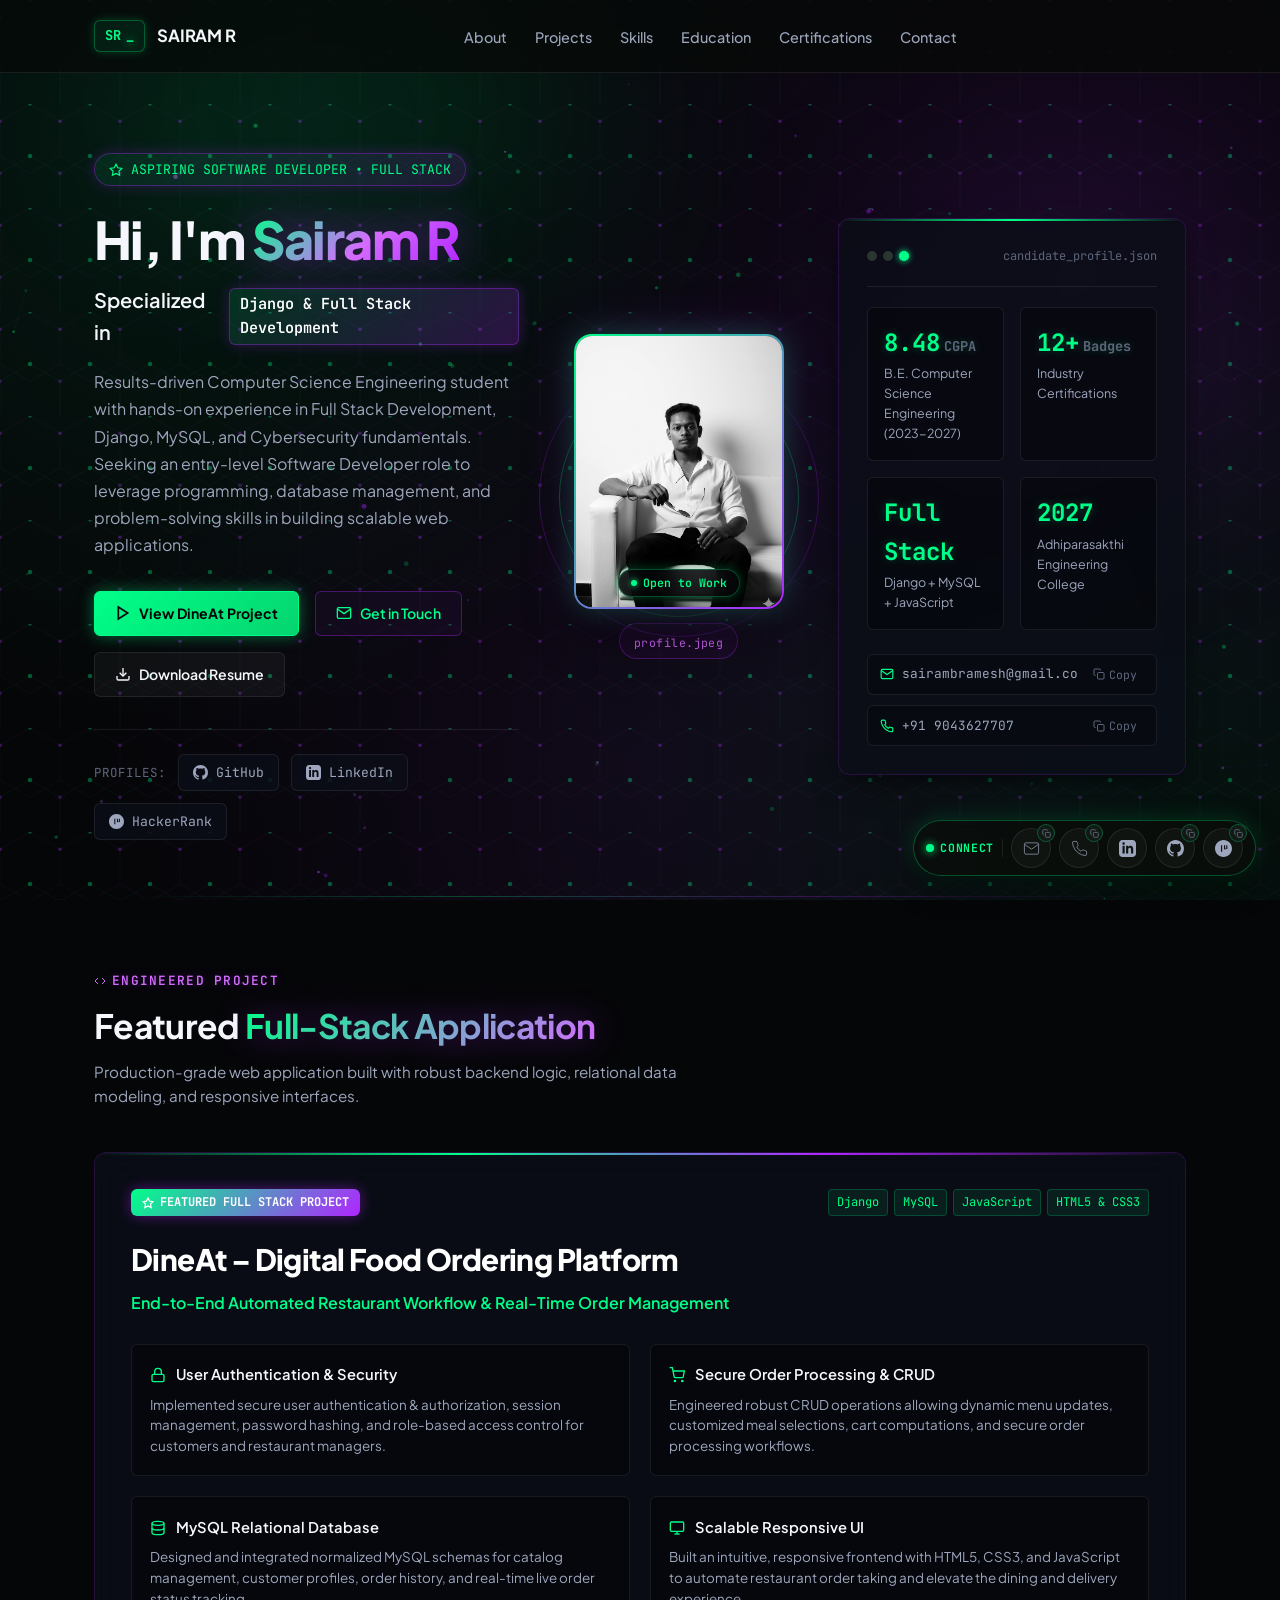
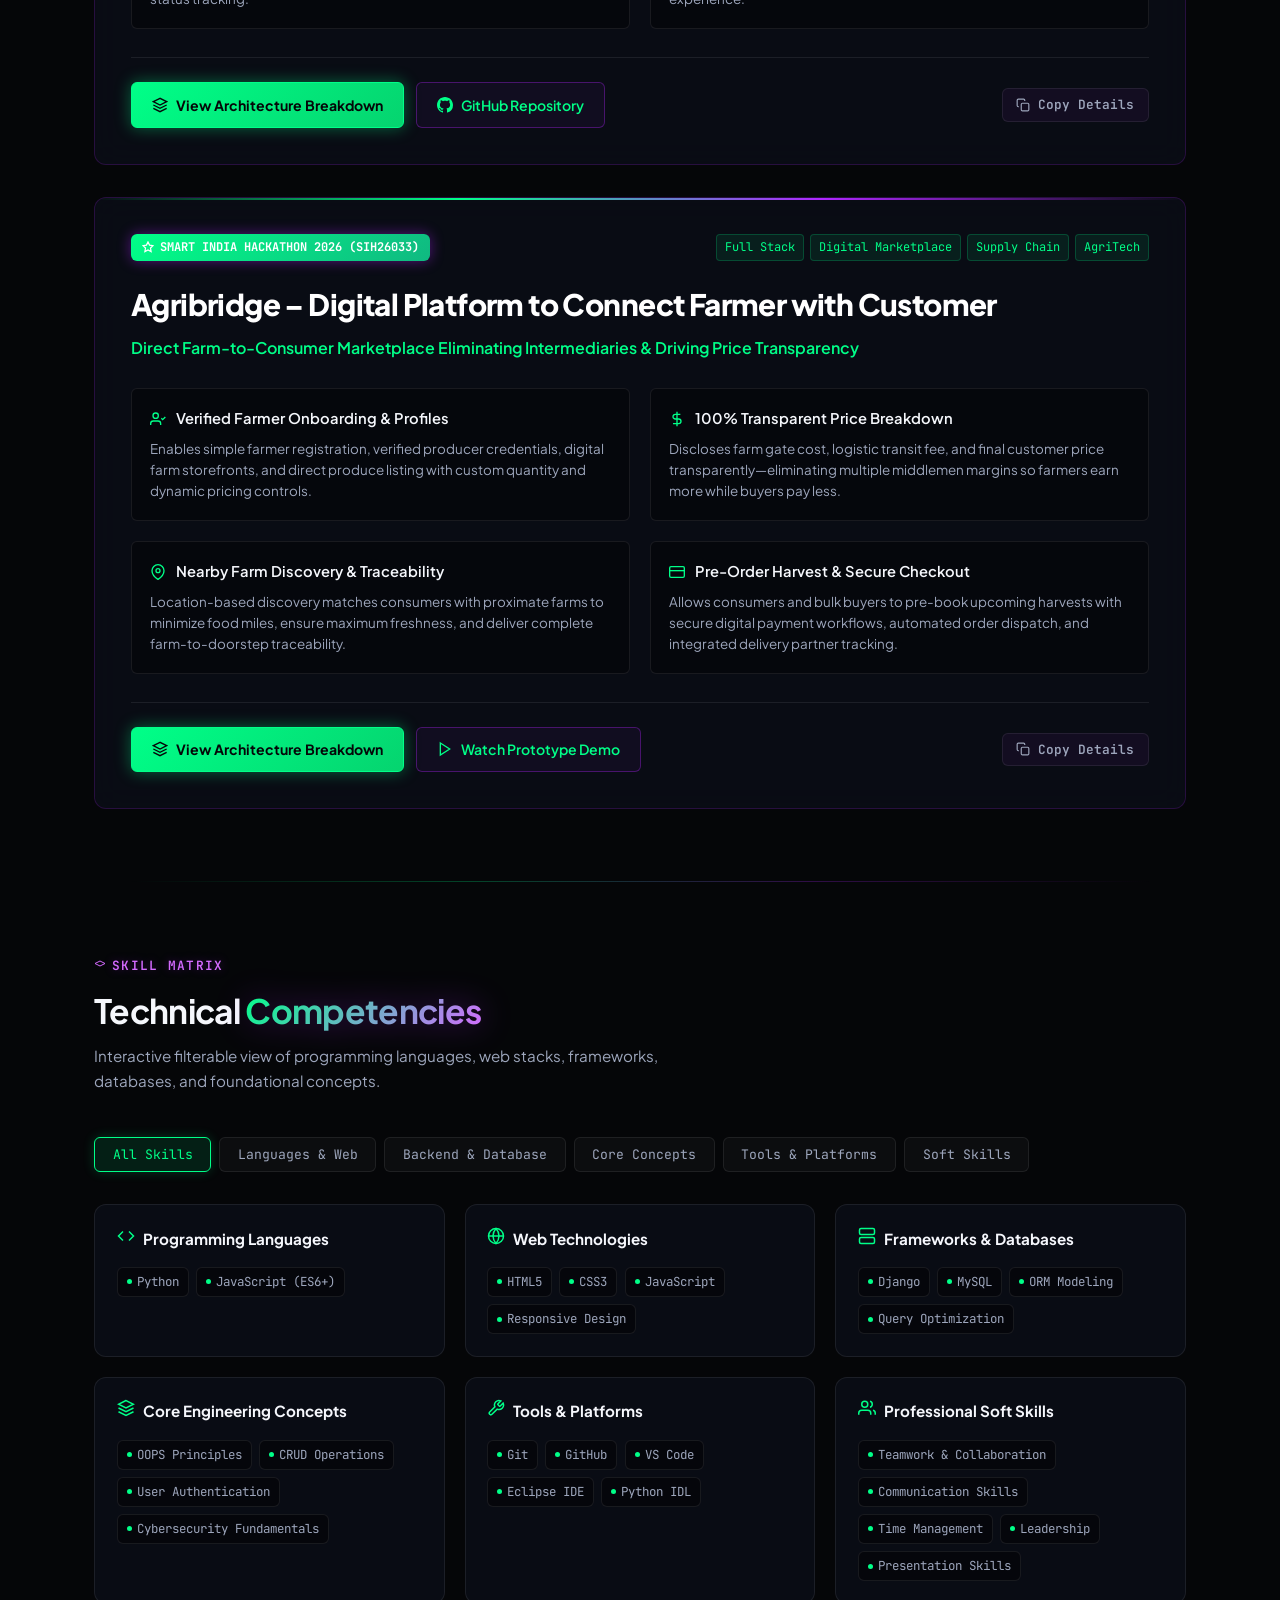
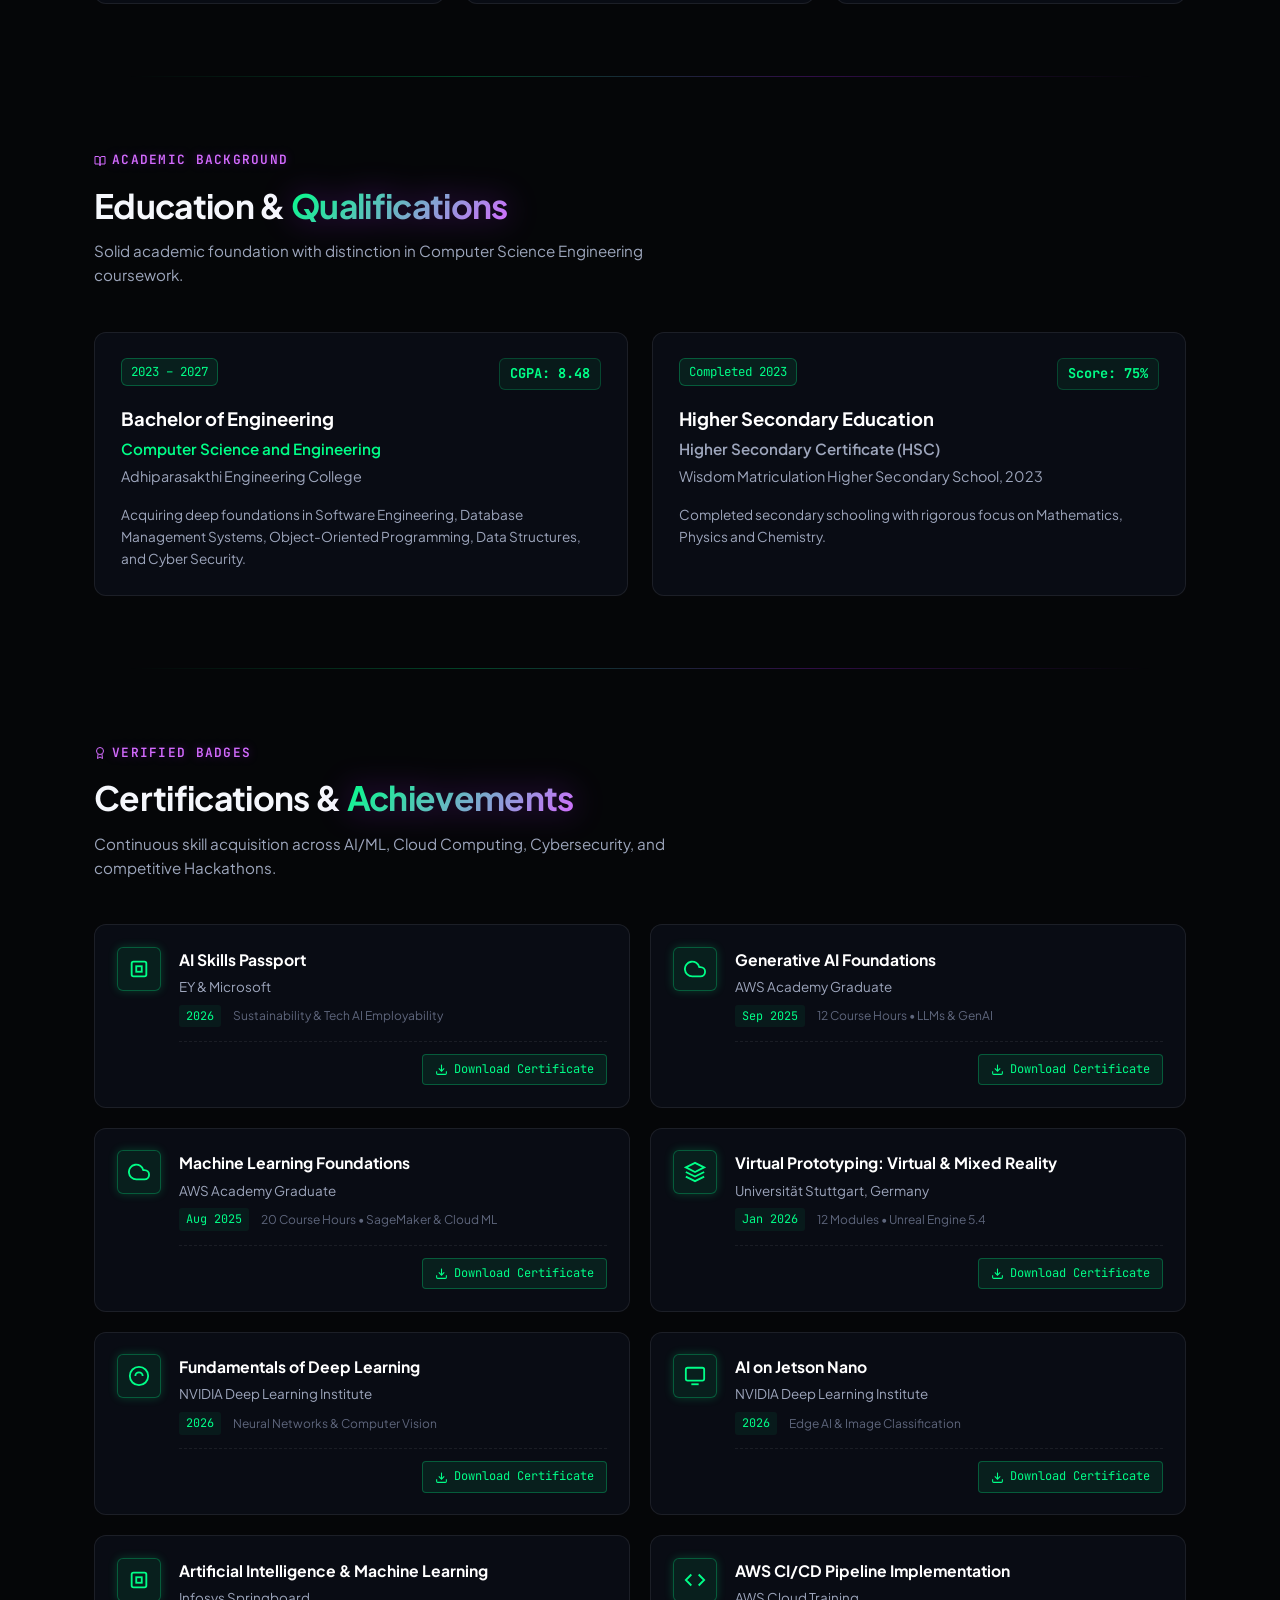
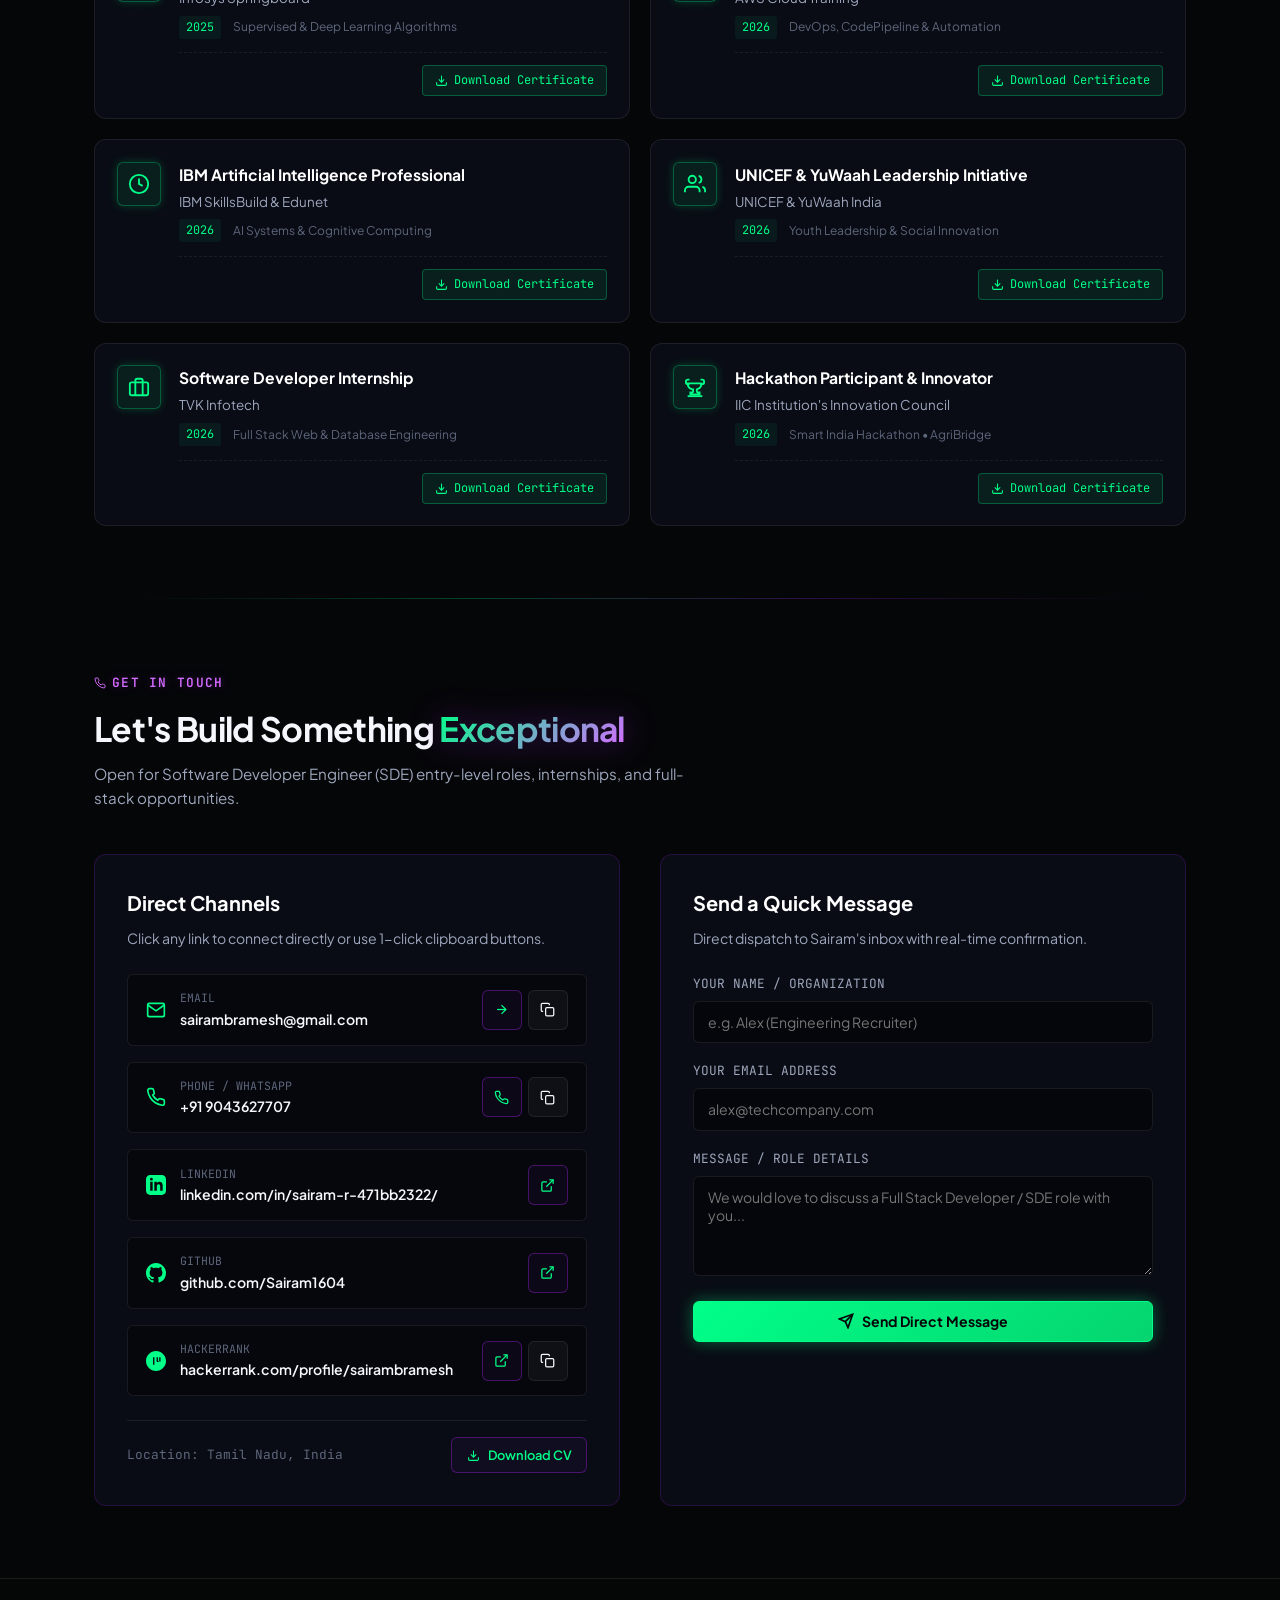
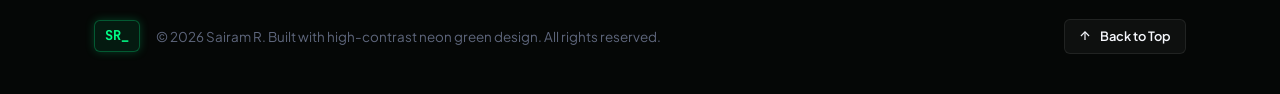
<file: index.html>
<!DOCTYPE html>
<html lang="en">

<head>
  <meta charset="UTF-8">
  <meta name="viewport" content="width=device-width, initial-scale=1.0">
  <title>Sairam R | Full Stack Developer & Django Specialist</title>
  <meta name="description"
    content="Portfolio of Sairam R - Computer Science Engineering student specializing in Full Stack Development, Django, MySQL, and Cybersecurity.">

  <!-- Google Fonts: Plus Jakarta Sans & JetBrains Mono -->
  <link rel="preconnect" href="https://fonts.googleapis.com">
  <link rel="preconnect" href="https://fonts.gstatic.com" crossorigin>
  <link
    href="https://fonts.googleapis.com/css2?family=JetBrains+Mono:wght@400;500;600;700&family=Plus+Jakarta+Sans:wght@400;500;600;700;800&display=swap"
    rel="stylesheet">

  <link rel="stylesheet" href="styles.css">
</head>

<body>

  <!-- Ambient Neon Background Glow & Unique Constellation Particle Canvas -->
  <div class="ambient-glow" aria-hidden="true"></div>
  <div class="ambient-glow-violet" aria-hidden="true"></div>
  <canvas id="bg-canvas" class="bg-canvas" aria-hidden="true"></canvas>

  <!-- Sticky High-Tech Navigation -->
  <header class="site-header">
    <div class="container nav-container">
      <a href="#hero" class="brand-monogram">
        <span class="logo-badge">SR<span class="brand-dot">_</span></span>
        <span class="brand-name">SAIRAM R</span>
      </a>

      <ul class="nav-menu" id="nav-menu">
        <li><a href="#about" class="nav-link active">About</a></li>
        <li><a href="#projects" class="nav-link">Projects</a></li>
        <li><a href="#skills" class="nav-link">Skills</a></li>
        <li><a href="#education" class="nav-link">Education</a></li>
        <li><a href="#certifications" class="nav-link">Certifications</a></li>
        <li><a href="#contact" class="nav-link">Contact</a></li>
      </ul>

      <div class="header-actions">
        <button class="mobile-toggle" id="mobile-toggle" aria-label="Toggle navigation menu">
          <svg width="22" height="22" viewBox="0 0 24 24" fill="none" stroke="currentColor" stroke-width="2">
            <line x1="3" y1="12" x2="21" y2="12"></line>
            <line x1="3" y1="6" x2="21" y2="6"></line>
            <line x1="3" y1="18" x2="21" y2="18"></line>
          </svg>
        </button>
      </div>
    </div>
  </header>

  <main>
    <!-- HERO SECTION -->
    <section class="hero-section" id="hero">
      <div class="container hero-grid">
        <div class="hero-content">
          <div class="hero-tag">
            <svg width="14" height="14" viewBox="0 0 24 24" fill="none" stroke="currentColor" stroke-width="2">
              <polygon
                points="12 2 15.09 8.26 22 9.27 17 14.14 18.18 21.02 12 17.77 5.82 21.02 7 14.14 2 9.27 8.91 8.26 12 2">
              </polygon>
            </svg>
            <span>ASPIRING SOFTWARE DEVELOPER • FULL STACK</span>
          </div>

          <h1 class="hero-title">
            Hi, I'm <span class="name-highlight">Sairam R</span>
          </h1>

          <div class="hero-subtitle">
            <span>Specialized in</span>
            <span class="role-badge">Django & Full Stack Development</span>
          </div>

          <p class="hero-summary">
            Results-driven Computer Science Engineering student with hands-on experience in Full Stack Development,
            Django, MySQL, and Cybersecurity fundamentals. Seeking an entry-level Software Developer role to leverage
            programming, database management, and problem-solving skills in building scalable web applications.
          </p>

          <div class="hero-actions">
            <a href="#projects" class="btn btn-neon-primary">
              <svg width="16" height="16" viewBox="0 0 24 24" fill="none" stroke="currentColor" stroke-width="2.5">
                <polygon points="5 3 19 12 5 21 5 3"></polygon>
              </svg>
              View DineAt Project
            </a>
            <a href="#contact" class="btn btn-neon-outline">
              <svg width="16" height="16" viewBox="0 0 24 24" fill="none" stroke="currentColor" stroke-width="2">
                <path d="M4 4h16c1.1 0 2 .9 2 2v12c0 1.1-.9 2-2 2H4c-1.1 0-2-.9-2-2V6c0-1.1.9-2 2-2z"></path>
                <polyline points="22,6 12,13 2,6"></polyline>
              </svg>
              Get in Touch
            </a>
            <a href="resume.pdf" download="Sairam_R_Resume.pdf" class="btn btn-glass" title="Download Resume PDF"
              id="hero-download-resume">
              <svg width="16" height="16" viewBox="0 0 24 24" fill="none" stroke="currentColor" stroke-width="2">
                <path d="M21 15v4a2 2 0 0 1-2 2H5a2 2 0 0 1-2-2v-4"></path>
                <polyline points="7 10 12 15 17 10"></polyline>
                <line x1="12" y1="15" x2="12" y2="3"></line>
              </svg>
              Download Resume
            </a>
          </div>

          <!-- Quick interactive links bar with live click-to-copy & profile buttons -->
          <div class="quick-connect-bar">
            <span class="connect-label">Profiles:</span>

            <a href="https://github.com/Sairam1604" target="_blank" rel="noopener noreferrer" class="social-pill"
              title="Open GitHub Profile">
              <svg viewBox="0 0 24 24">
                <path
                  d="M12 0C5.37 0 0 5.37 0 12c0 5.31 3.435 9.795 8.205 11.385.6.105.825-.255.825-.57 0-.285-.015-1.23-.015-2.235-3.015.555-3.795-.735-4.035-1.41-.135-.345-.72-1.41-1.23-1.695-.42-.225-1.02-.78-.015-.795.945-.015 1.62.87 1.845 1.23 1.08 1.815 2.805 1.305 3.495.99.105-.78.42-1.305.765-1.605-2.67-.3-5.46-1.335-5.46-5.925 0-1.305.465-2.385 1.23-3.225-.12-.3-.54-1.53.12-3.18 0 0 1.005-.315 3.3 1.23.96-.27 1.98-.405 3-.405s2.04.135 3 .405c2.295-1.56 3.3-1.23 3.3-1.23.66 1.65.24 2.88.12 3.18.765.84 1.23 1.905 1.23 3.225 0 4.605-2.805 5.625-5.475 5.925.435.375.81 1.095.81 2.22 0 1.605-.015 2.895-.015 3.3 0 .315.225.69.825.57A12.02 12.02 0 0024 12c0-6.63-5.37-12-12-12z" />
              </svg>
              GitHub
            </a>

            <a href="http://www.linkedin.com/in/sairam-r-471bb2322/" target="_blank" rel="noopener noreferrer"
              class="social-pill" title="Open LinkedIn Profile">
              <svg viewBox="0 0 24 24">
                <path
                  d="M19 0h-14c-2.761 0-5 2.239-5 5v14c0 2.761 2.239 5 5 5h14c2.762 0 5-2.239 5-5v-14c0-2.761-2.238-5-5-5zm-11 19h-3v-11h3v11zm-1.5-12.268c-.966 0-1.75-.79-1.75-1.764s.784-1.764 1.75-1.764 1.75.79 1.75 1.764-.783 1.764-1.75 1.764zm13.5 12.268h-3v-5.604c0-3.368-4-3.113-4 0v5.604h-3v-11h3v1.765c1.396-2.586 7-2.777 7 2.476v6.759z" />
              </svg>
              LinkedIn
            </a>

            <a href="https://www.hackerrank.com/profile/sairambramesh" target="_blank" rel="noopener noreferrer"
              class="social-pill" title="Open HackerRank Profile">
              <svg viewBox="0 0 24 24">
                <path
                  d="M12 0c-6.627 0-12 5.373-12 12s5.373 12 12 12 12-5.373 12-12-5.373-12-12-12zm-1.895 16.488h-1.637v-8.976h1.637v8.976zm5.426-3.805c-.295.428-.738.642-1.328.642-.455 0-.822-.123-1.101-.369-.279-.246-.419-.597-.419-1.053v-4.391h1.637v4.137c0 .227.062.399.186.516.124.117.291.176.502.176.248 0 .445-.078.592-.234.147-.156.221-.383.221-.681v-3.914h1.637v5.188h-1.428l-.247-.852z" />
              </svg>
              HackerRank
            </a>
          </div>
        </div>

        <!-- Profile Photo Card -->
        <div class="hero-photo-card">
          <div class="photo-frame-ring"></div>
          <div class="photo-frame-ring photo-frame-ring-2"></div>
          <div class="photo-wrapper">
            <img src="profile.jpeg" alt="Sairam R – Full Stack Developer" class="profile-photo" id="profile-photo" />
            <div class="photo-overlay-badge">
              <span class="photo-badge-dot"></span>
              <span>Open to Work</span>
            </div>
          </div>
          <div class="photo-name-chip">
            <span class="photo-name-mono">profile.jpeg</span>
          </div>
        </div>

        <!-- Terminal-like Overview Card -->
        <div class="hero-card" id="about">
          <div class="card-header-bar">
            <div class="window-dots">
              <span class="dot"></span>
              <span class="dot"></span>
              <span class="dot active"></span>
            </div>
            <span class="card-title-chip">candidate_profile.json</span>
          </div>

          <div class="quick-stats-grid">
            <div class="stat-item">
              <div class="stat-value">8.48 <span style="font-size:0.85rem;color:var(--text-muted)">CGPA</span></div>
              <div class="stat-label">B.E. Computer Science Engineering (2023-2027)</div>
            </div>
            <div class="stat-item">
              <div class="stat-value">12+ <span style="font-size:0.85rem;color:var(--text-muted)">Badges</span></div>
              <div class="stat-label">Industry Certifications</div>
            </div>
            <div class="stat-item">
              <div class="stat-value">Full Stack</div>
              <div class="stat-label">Django + MySQL + JavaScript</div>
            </div>
            <div class="stat-item">
              <div class="stat-value">2027</div>
              <div class="stat-label">Adhiparasakthi Engineering College</div>
            </div>
          </div>

          <!-- Quick 1-Click Interactive Copy Rows -->
          <div class="contact-quick-list">
            <div class="contact-row">
              <div class="contact-info">
                <svg viewBox="0 0 24 24" fill="none" stroke="currentColor" stroke-width="2">
                  <path d="M4 4h16c1.1 0 2 .9 2 2v12c0 1.1-.9 2-2 2H4c-1.1 0-2-.9-2-2V6c0-1.1.9-2 2-2z"></path>
                  <polyline points="22,6 12,13 2,6"></polyline>
                </svg>
                <span>sairambramesh@gmail.com</span>
              </div>
              <button class="copy-mini-btn" data-copy="sairambramesh@gmail.com" data-label="Email"
                title="Copy email to clipboard">
                <svg width="12" height="12" viewBox="0 0 24 24" fill="none" stroke="currentColor" stroke-width="2">
                  <rect x="9" y="9" width="13" height="13" rx="2" ry="2"></rect>
                  <path d="M5 15H4a2 2 0 0 1-2-2V4a2 2 0 0 1 2-2h9a2 2 0 0 1 2 2v1"></path>
                </svg>
                Copy
              </button>
            </div>

            <div class="contact-row">
              <div class="contact-info">
                <svg viewBox="0 0 24 24" fill="none" stroke="currentColor" stroke-width="2">
                  <path
                    d="M22 16.92v3a2 2 0 0 1-2.18 2 19.79 19.79 0 0 1-8.63-3.07 19.5 19.5 0 0 1-6-6 19.79 19.79 0 0 1-3.07-8.67A2 2 0 0 1 4.11 2h3a2 2 0 0 1 2 1.72 12.84 12.84 0 0 0 .7 2.81 2 2 0 0 1-.45 2.11L8.09 9.91a16 16 0 0 0 6 6l1.27-1.27a2 2 0 0 1 2.11-.45 12.84 12.84 0 0 0 2.81.7A2 2 0 0 1 22 16.92z">
                  </path>
                </svg>
                <span>+91 9043627707</span>
              </div>
              <button class="copy-mini-btn" data-copy="+919043627707" data-label="Phone Number"
                title="Copy phone number">
                <svg width="12" height="12" viewBox="0 0 24 24" fill="none" stroke="currentColor" stroke-width="2">
                  <rect x="9" y="9" width="13" height="13" rx="2" ry="2"></rect>
                  <path d="M5 15H4a2 2 0 0 1-2-2V4a2 2 0 0 1 2-2h9a2 2 0 0 1 2 2v1"></path>
                </svg>
                Copy
              </button>
            </div>
          </div>
        </div>
      </div>
    </section>

    <!-- FEATURED PROJECTS SECTION -->
    <section class="section-wrapper" id="projects">
      <div class="container">
        <div class="section-header">
          <div class="section-eyebrow">
            <svg width="12" height="12" viewBox="0 0 24 24" fill="none" stroke="currentColor" stroke-width="2">
              <polyline points="16 18 22 12 16 6"></polyline>
              <polyline points="8 6 2 12 8 18"></polyline>
            </svg>
            <span>ENGINEERED PROJECT</span>
          </div>
          <h2 class="section-title">Featured <span class="highlight">Full-Stack Application</span></h2>
          <p class="section-desc">Production-grade web application built with robust backend logic, relational data
            modeling, and responsive interfaces.</p>
        </div>

        <div class="project-card">
          <div class="project-badge-top">
            <div class="badge-featured">
              <svg width="12" height="12" viewBox="0 0 24 24" fill="none" stroke="currentColor" stroke-width="2.5">
                <polygon
                  points="12 2 15.09 8.26 22 9.27 17 14.14 18.18 21.02 12 17.77 5.82 21.02 7 14.14 2 9.27 8.91 8.26 12 2">
                </polygon>
              </svg>
              FEATURED FULL STACK PROJECT
            </div>
            <div class="project-stack-pills">
              <span class="tech-tag">Django</span>
              <span class="tech-tag">MySQL</span>
              <span class="tech-tag">JavaScript</span>
              <span class="tech-tag">HTML5 & CSS3</span>
            </div>
          </div>

          <div class="project-header-content">
            <h3 class="project-name">DineAt – Digital Food Ordering Platform</h3>
            <p class="project-tagline">End-to-End Automated Restaurant Workflow & Real-Time Order Management</p>
          </div>

          <!-- 4 Core Pillars from the Resume -->
          <div class="project-features-grid">
            <div class="feature-box">
              <div class="feature-header">
                <span class="feature-icon-wrapper">
                  <svg width="16" height="16" viewBox="0 0 24 24" fill="none" stroke="currentColor" stroke-width="2">
                    <rect x="3" y="11" width="18" height="11" rx="2" ry="2"></rect>
                    <path d="M7 11V7a5 5 0 0 1 10 0v4"></path>
                  </svg>
                </span>
                <span>User Authentication & Security</span>
              </div>
              <p class="feature-desc">
                Implemented secure user authentication & authorization, session management, password hashing, and
                role-based access control for customers and restaurant managers.
              </p>
            </div>

            <div class="feature-box">
              <div class="feature-header">
                <span class="feature-icon-wrapper">
                  <svg width="16" height="16" viewBox="0 0 24 24" fill="none" stroke="currentColor" stroke-width="2">
                    <circle cx="9" cy="21" r="1"></circle>
                    <circle cx="20" cy="21" r="1"></circle>
                    <path d="M1 1h4l2.68 13.39a2 2 0 0 0 2 1.61h9.72a2 2 0 0 0 2-1.61L23 6H6"></path>
                  </svg>
                </span>
                <span>Secure Order Processing & CRUD</span>
              </div>
              <p class="feature-desc">
                Engineered robust CRUD operations allowing dynamic menu updates, customized meal selections, cart
                computations, and secure order processing workflows.
              </p>
            </div>

            <div class="feature-box">
              <div class="feature-header">
                <span class="feature-icon-wrapper">
                  <svg width="16" height="16" viewBox="0 0 24 24" fill="none" stroke="currentColor" stroke-width="2">
                    <ellipse cx="12" cy="5" rx="9" ry="3"></ellipse>
                    <path d="M21 12c0 1.66-4 3-9 3s-9-1.34-9-3"></path>
                    <path d="M3 5v14c0 1.66 4 3 9 3s9-1.34 9-3V5"></path>
                  </svg>
                </span>
                <span>MySQL Relational Database</span>
              </div>
              <p class="feature-desc">
                Designed and integrated normalized MySQL schemas for catalog management, customer profiles, order
                history, and real-time live order status tracking.
              </p>
            </div>

            <div class="feature-box">
              <div class="feature-header">
                <span class="feature-icon-wrapper">
                  <svg width="16" height="16" viewBox="0 0 24 24" fill="none" stroke="currentColor" stroke-width="2">
                    <rect x="2" y="3" width="20" height="14" rx="2" ry="2"></rect>
                    <line x1="8" y1="21" x2="16" y2="21"></line>
                    <line x1="12" y1="17" x2="12" y2="21"></line>
                  </svg>
                </span>
                <span>Scalable Responsive UI</span>
              </div>
              <p class="feature-desc">
                Built an intuitive, responsive frontend with HTML5, CSS3, and JavaScript to automate restaurant order
                taking and elevate the dining and delivery experience.
              </p>
            </div>
          </div>

          <div class="project-action-bar">
            <div class="project-action-group">
              <button class="btn btn-neon-primary" data-open-modal="dineat-modal">
                <svg width="16" height="16" viewBox="0 0 24 24" fill="none" stroke="currentColor" stroke-width="2">
                  <polygon points="12 2 2 7 12 12 22 7 12 2"></polygon>
                  <polyline points="2 17 12 22 22 17"></polyline>
                  <polyline points="2 12 12 17 22 12"></polyline>
                </svg>
                View Architecture Breakdown
              </button>
              <a href="https://github.com/Sairam1604" target="_blank" rel="noopener noreferrer"
                class="btn btn-neon-outline">
                <svg width="16" height="16" viewBox="0 0 24 24" fill="currentColor">
                  <path
                    d="M12 0C5.37 0 0 5.37 0 12c0 5.31 3.435 9.795 8.205 11.385.6.105.825-.255.825-.57 0-.285-.015-1.23-.015-2.235-3.015.555-3.795-.735-4.035-1.41-.135-.345-.72-1.41-1.23-1.695-.42-.225-1.02-.78-.015-.795.945-.015 1.62.87 1.845 1.23 1.08 1.815 2.805 1.305 3.495.99.105-.78.42-1.305.765-1.605-2.67-.3-5.46-1.335-5.46-5.925 0-1.305.465-2.385 1.23-3.225-.12-.3-.54-1.53.12-3.18 0 0 1.005-.315 3.3 1.23.96-.27 1.98-.405 3-.405s2.04.135 3 .405c2.295-1.56 3.3-1.23 3.3-1.23.66 1.65.24 2.88.12 3.18.765.84 1.23 1.905 1.23 3.225 0 4.605-2.805 5.625-5.475 5.925.435.375.81 1.095.81 2.22 0 1.605-.015 2.895-.015 3.3 0 .315.225.69.825.57A12.02 12.02 0 0024 12c0-6.63-5.37-12-12-12z" />
                </svg>
                GitHub Repository
              </a>
            </div>
            <button class="btn btn-copy"
              data-copy="DineAt – Digital Food Ordering Platform (Django, MySQL, JavaScript, HTML5/CSS3) by Sairam R"
              data-label="Project Summary">
              <svg width="14" height="14" viewBox="0 0 24 24" fill="none" stroke="currentColor" stroke-width="2">
                <rect x="9" y="9" width="13" height="13" rx="2" ry="2"></rect>
                <path d="M5 15H4a2 2 0 0 1-2-2V4a2 2 0 0 1 2-2h9a2 2 0 0 1 2 2v1"></path>
              </svg>
              Copy Details
            </button>
          </div>
        </div>

        <!-- Featured Project 2: AgriBridge -->
        <div class="project-card" style="margin-top: 2rem;">
          <div class="project-badge-top">
            <div class="badge-featured" style="background: linear-gradient(135deg, #00ff88 0%, #10b981 100%);">
              <svg width="12" height="12" viewBox="0 0 24 24" fill="none" stroke="currentColor" stroke-width="2.5">
                <polygon points="12 2 15.09 8.26 22 9.27 17 14.14 18.18 21.02 12 17.77 5.82 21.02 7 14.14 2 9.27 8.91 8.26 12 2"></polygon>
              </svg>
              SMART INDIA HACKATHON 2026 (SIH26033)
            </div>
            <div class="project-stack-pills">
              <span class="tech-tag">Full Stack</span>
              <span class="tech-tag">Digital Marketplace</span>
              <span class="tech-tag">Supply Chain</span>
              <span class="tech-tag">AgriTech</span>
            </div>
          </div>

          <div class="project-header-content">
            <h3 class="project-name">Agribridge – Digital Platform to Connect Farmer with Customer</h3>
            <p class="project-tagline">Direct Farm-to-Consumer Marketplace Eliminating Intermediaries & Driving Price Transparency</p>
          </div>

          <!-- 4 Core Pillars for AgriBridge -->
          <div class="project-features-grid">
            <div class="feature-box">
              <div class="feature-header">
                <span class="feature-icon-wrapper">
                  <svg width="16" height="16" viewBox="0 0 24 24" fill="none" stroke="currentColor" stroke-width="2">
                    <path d="M16 21v-2a4 4 0 0 0-4-4H5a4 4 0 0 0-4 4v2"></path>
                    <circle cx="8.5" cy="7" r="4"></circle>
                    <polyline points="17 11 19 13 23 9"></polyline>
                  </svg>
                </span>
                <span>Verified Farmer Onboarding & Profiles</span>
              </div>
              <p class="feature-desc">
                Enables simple farmer registration, verified producer credentials, digital farm storefronts, and direct produce listing with custom quantity and dynamic pricing controls.
              </p>
            </div>

            <div class="feature-box">
              <div class="feature-header">
                <span class="feature-icon-wrapper">
                  <svg width="16" height="16" viewBox="0 0 24 24" fill="none" stroke="currentColor" stroke-width="2">
                    <line x1="12" y1="1" x2="12" y2="23"></line>
                    <path d="M17 5H9.5a3.5 3.5 0 0 0 0 7h5a3.5 3.5 0 0 1 0 7H6"></path>
                  </svg>
                </span>
                <span>100% Transparent Price Breakdown</span>
              </div>
              <p class="feature-desc">
                Discloses farm gate cost, logistic transit fee, and final customer price transparently—eliminating multiple middlemen margins so farmers earn more while buyers pay less.
              </p>
            </div>

            <div class="feature-box">
              <div class="feature-header">
                <span class="feature-icon-wrapper">
                  <svg width="16" height="16" viewBox="0 0 24 24" fill="none" stroke="currentColor" stroke-width="2">
                    <path d="M21 10c0 7-9 13-9 13s-9-6-9-13a9 9 0 0 1 18 0z"></path>
                    <circle cx="12" cy="10" r="3"></circle>
                  </svg>
                </span>
                <span>Nearby Farm Discovery & Traceability</span>
              </div>
              <p class="feature-desc">
                Location-based discovery matches consumers with proximate farms to minimize food miles, ensure maximum freshness, and deliver complete farm-to-doorstep traceability.
              </p>
            </div>

            <div class="feature-box">
              <div class="feature-header">
                <span class="feature-icon-wrapper">
                  <svg width="16" height="16" viewBox="0 0 24 24" fill="none" stroke="currentColor" stroke-width="2">
                    <rect x="1" y="4" width="22" height="16" rx="2" ry="2"></rect>
                    <line x1="1" y1="10" x2="23" y2="10"></line>
                  </svg>
                </span>
                <span>Pre-Order Harvest & Secure Checkout</span>
              </div>
              <p class="feature-desc">
                Allows consumers and bulk buyers to pre-book upcoming harvests with secure digital payment workflows, automated order dispatch, and integrated delivery partner tracking.
              </p>
            </div>
          </div>

          <div class="project-action-bar">
            <div class="project-action-group">
              <button class="btn btn-neon-primary" data-open-modal="agribridge-modal">
                <svg width="16" height="16" viewBox="0 0 24 24" fill="none" stroke="currentColor" stroke-width="2">
                  <polygon points="12 2 2 7 12 12 22 7 12 2"></polygon>
                  <polyline points="2 17 12 22 22 17"></polyline>
                  <polyline points="2 12 12 17 22 12"></polyline>
                </svg>
                View Architecture Breakdown
              </button>
              <a href="https://www.youtube.com/watch?v=VpT1Clc6IJU" target="_blank" rel="noopener noreferrer"
                class="btn btn-neon-outline">
                <svg width="16" height="16" viewBox="0 0 24 24" fill="none" stroke="currentColor" stroke-width="2">
                  <polygon points="5 3 19 12 5 21 5 3"></polygon>
                </svg>
                Watch Prototype Demo
              </a>
            </div>
            <button class="btn btn-copy"
              data-copy="Agribridge – Digital Platform to Connect Farmer with Customer (Smart India Hackathon 2026, Problem Statement: SIH26033) by Sairam R"
              data-label="AgriBridge Details">
              <svg width="14" height="14" viewBox="0 0 24 24" fill="none" stroke="currentColor" stroke-width="2">
                <rect x="9" y="9" width="13" height="13" rx="2" ry="2"></rect>
                <path d="M5 15H4a2 2 0 0 1-2-2V4a2 2 0 0 1 2-2h9a2 2 0 0 1 2 2v1"></path>
              </svg>
              Copy Details
            </button>
          </div>
        </div>
      </div>
    </section>

    <!-- TECHNICAL & SOFT SKILLS SECTION -->
    <section class="section-wrapper" id="skills">
      <div class="container">
        <div class="section-header">
          <div class="section-eyebrow">
            <svg width="12" height="12" viewBox="0 0 24 24" fill="none" stroke="currentColor" stroke-width="2">
              <polygon points="12 2 2 7 12 12 22 7 12 2"></polygon>
            </svg>
            <span>SKILL MATRIX</span>
          </div>
          <h2 class="section-title">Technical <span class="highlight">Competencies</span></h2>
          <p class="section-desc">Interactive filterable view of programming languages, web stacks, frameworks,
            databases, and foundational concepts.</p>
        </div>

        <!-- Interactive Category Filter Navigation -->
        <div class="skills-filter-nav">
          <button class="filter-btn active" data-filter="all">All Skills</button>
          <button class="filter-btn" data-filter="languages">Languages & Web</button>
          <button class="filter-btn" data-filter="backend">Backend & Database</button>
          <button class="filter-btn" data-filter="core">Core Concepts</button>
          <button class="filter-btn" data-filter="tools">Tools & Platforms</button>
          <button class="filter-btn" data-filter="soft">Soft Skills</button>
        </div>

        <div class="skills-cards-grid">
          <!-- Programming Languages -->
          <div class="skill-card" data-category="languages">
            <div class="skill-card-top">
              <div class="skill-cat-title">
                <span class="skill-icon">
                  <svg width="18" height="18" viewBox="0 0 24 24" fill="none" stroke="currentColor" stroke-width="2">
                    <polyline points="16 18 22 12 16 6"></polyline>
                    <polyline points="8 6 2 12 8 18"></polyline>
                  </svg>
                </span>
                <span>Programming Languages</span>
              </div>
            </div>
            <div class="skill-pill-list">
              <span class="skill-badge"><span class="badge-dot"></span>Python</span>
              <span class="skill-badge"><span class="badge-dot"></span>JavaScript (ES6+)</span>
            </div>
          </div>

          <!-- Web Technologies -->
          <div class="skill-card" data-category="languages">
            <div class="skill-card-top">
              <div class="skill-cat-title">
                <span class="skill-icon">
                  <svg width="18" height="18" viewBox="0 0 24 24" fill="none" stroke="currentColor" stroke-width="2">
                    <circle cx="12" cy="12" r="10"></circle>
                    <line x1="2" y1="12" x2="22" y2="12"></line>
                    <path
                      d="M12 2a15.3 15.3 0 0 1 4 10 15.3 15.3 0 0 1-4 10 15.3 15.3 0 0 1-4-10 15.3 15.3 0 0 1 4-10z">
                    </path>
                  </svg>
                </span>
                <span>Web Technologies</span>
              </div>
            </div>
            <div class="skill-pill-list">
              <span class="skill-badge"><span class="badge-dot"></span>HTML5</span>
              <span class="skill-badge"><span class="badge-dot"></span>CSS3</span>
              <span class="skill-badge"><span class="badge-dot"></span>JavaScript</span>
              <span class="skill-badge"><span class="badge-dot"></span>Responsive Design</span>
            </div>
          </div>

          <!-- Frameworks & Database -->
          <div class="skill-card" data-category="backend">
            <div class="skill-card-top">
              <div class="skill-cat-title">
                <span class="skill-icon">
                  <svg width="18" height="18" viewBox="0 0 24 24" fill="none" stroke="currentColor" stroke-width="2">
                    <rect x="2" y="2" width="20" height="8" rx="2" ry="2"></rect>
                    <rect x="2" y="14" width="20" height="8" rx="2" ry="2"></rect>
                    <line x1="6" y1="6" x2="6.01" y2="6"></line>
                    <line x1="6" y1="18" x2="6.01" y2="18"></line>
                  </svg>
                </span>
                <span>Frameworks & Databases</span>
              </div>
            </div>
            <div class="skill-pill-list">
              <span class="skill-badge"><span class="badge-dot"></span>Django</span>
              <span class="skill-badge"><span class="badge-dot"></span>MySQL</span>
              <span class="skill-badge"><span class="badge-dot"></span>ORM Modeling</span>
              <span class="skill-badge"><span class="badge-dot"></span>Query Optimization</span>
            </div>
          </div>

          <!-- Core Concepts -->
          <div class="skill-card" data-category="core">
            <div class="skill-card-top">
              <div class="skill-cat-title">
                <span class="skill-icon">
                  <svg width="18" height="18" viewBox="0 0 24 24" fill="none" stroke="currentColor" stroke-width="2">
                    <polygon points="12 2 2 7 12 12 22 7 12 2"></polygon>
                    <polyline points="2 17 12 22 22 17"></polyline>
                    <polyline points="2 12 12 17 22 12"></polyline>
                  </svg>
                </span>
                <span>Core Engineering Concepts</span>
              </div>
            </div>
            <div class="skill-pill-list">
              <span class="skill-badge"><span class="badge-dot"></span>OOPS Principles</span>
              <span class="skill-badge"><span class="badge-dot"></span>CRUD Operations</span>
              <span class="skill-badge"><span class="badge-dot"></span>User Authentication</span>
              <span class="skill-badge"><span class="badge-dot"></span>Cybersecurity Fundamentals</span>
            </div>
          </div>

          <!-- Tools & Platforms -->
          <div class="skill-card" data-category="tools">
            <div class="skill-card-top">
              <div class="skill-cat-title">
                <span class="skill-icon">
                  <svg width="18" height="18" viewBox="0 0 24 24" fill="none" stroke="currentColor" stroke-width="2">
                    <path
                      d="M14.7 6.3a1 1 0 0 0 0 1.4l1.6 1.6a1 1 0 0 0 1.4 0l3.77-3.77a6 6 0 0 1-7.94 7.94l-6.91 6.91a2.12 2.12 0 0 1-3-3l6.91-6.91a6 6 0 0 1 7.94-7.94l-3.76 3.76z">
                    </path>
                  </svg>
                </span>
                <span>Tools & Platforms</span>
              </div>
            </div>
            <div class="skill-pill-list">
              <span class="skill-badge"><span class="badge-dot"></span>Git</span>
              <span class="skill-badge"><span class="badge-dot"></span>GitHub</span>
              <span class="skill-badge"><span class="badge-dot"></span>VS Code</span>
              <span class="skill-badge"><span class="badge-dot"></span>Eclipse IDE</span>
              <span class="skill-badge"><span class="badge-dot"></span>Python IDL</span>
            </div>
          </div>

          <!-- Soft Skills -->
          <div class="skill-card" data-category="soft">
            <div class="skill-card-top">
              <div class="skill-cat-title">
                <span class="skill-icon">
                  <svg width="18" height="18" viewBox="0 0 24 24" fill="none" stroke="currentColor" stroke-width="2">
                    <path d="M17 21v-2a4 4 0 0 0-4-4H5a4 4 0 0 0-4 4v2"></path>
                    <circle cx="9" cy="7" r="4"></circle>
                    <path d="M23 21v-2a4 4 0 0 0-3-3.87"></path>
                    <path d="M16 3.13a4 4 0 0 1 0 7.75"></path>
                  </svg>
                </span>
                <span>Professional Soft Skills</span>
              </div>
            </div>
            <div class="skill-pill-list">
              <span class="skill-badge"><span class="badge-dot"></span>Teamwork & Collaboration</span>
              <span class="skill-badge"><span class="badge-dot"></span>Communication Skills</span>
              <span class="skill-badge"><span class="badge-dot"></span>Time Management</span>
              <span class="skill-badge"><span class="badge-dot"></span>Leadership</span>
              <span class="skill-badge"><span class="badge-dot"></span>Presentation Skills</span>
            </div>
          </div>
        </div>
      </div>
    </section>

    <!-- EDUCATION & TIMELINE SECTION -->
    <section class="section-wrapper" id="education">
      <div class="container">
        <div class="section-header">
          <div class="section-eyebrow">
            <svg width="12" height="12" viewBox="0 0 24 24" fill="none" stroke="currentColor" stroke-width="2">
              <path d="M2 3h6a4 4 0 0 1 4 4v14a3 3 0 0 0-3-3H2z"></path>
              <path d="M22 3h-6a4 4 0 0 0-4 4v14a3 3 0 0 1 3-3h7z"></path>
            </svg>
            <span>ACADEMIC BACKGROUND</span>
          </div>
          <h2 class="section-title">Education & <span class="highlight">Qualifications</span></h2>
          <p class="section-desc">Solid academic foundation with distinction in Computer Science Engineering coursework.
          </p>
        </div>

        <div class="timeline-grid">
          <!-- B.E. Degree -->
          <div class="timeline-card">
            <div class="timeline-card-header">
              <span class="timeline-year">2023 – 2027</span>
              <span class="metric-badge">CGPA: 8.48</span>
            </div>
            <h3 class="timeline-degree">Bachelor of Engineering</h3>
            <div style="color:var(--neon-green); font-size: 0.95rem; font-weight:600; margin-bottom: 4px;">
              Computer Science and Engineering
            </div>
            <p class="timeline-inst">Adhiparasakthi Engineering College</p>
            <p style="font-size:0.85rem; color:var(--text-secondary); line-height: 1.6;">
              Acquiring deep foundations in Software Engineering, Database Management Systems, Object-Oriented
              Programming, Data Structures, and Cyber Security.
            </p>
          </div>

          <!-- Higher Secondary -->
          <div class="timeline-card">
            <div class="timeline-card-header">
              <span class="timeline-year">Completed 2023</span>
              <span class="metric-badge">Score: 75%</span>
            </div>
            <h3 class="timeline-degree">Higher Secondary Education</h3>
            <div style="color:var(--text-secondary); font-size: 0.95rem; font-weight:600; margin-bottom: 4px;">
              Higher Secondary Certificate (HSC)
            </div>
            <p class="timeline-inst">Wisdom Matriculation Higher Secondary School, 2023</p>
            <p style="font-size:0.85rem; color:var(--text-secondary); line-height: 1.6;">
              Completed secondary schooling with rigorous focus on Mathematics, Physics and Chemistry.
            </p>
          </div>
        </div>
      </div>
    </section>

    <!-- CERTIFICATIONS SECTION -->
    <section class="section-wrapper" id="certifications">
      <div class="container">
        <div class="section-header">
          <div class="section-eyebrow">
            <svg width="12" height="12" viewBox="0 0 24 24" fill="none" stroke="currentColor" stroke-width="2">
              <circle cx="12" cy="8" r="7"></circle>
              <polyline points="8.21 13.89 7 23 12 20 17 23 15.79 13.88"></polyline>
            </svg>
            <span>VERIFIED BADGES</span>
          </div>
          <h2 class="section-title">Certifications & <span class="highlight">Achievements</span></h2>
          <p class="section-desc">Continuous skill acquisition across AI/ML, Cloud Computing, Cybersecurity, and
            competitive Hackathons.</p>
        </div>

        <div class="cert-grid">
          <!-- 1. EY & Microsoft - AI Skills Passport -->
          <div class="cert-card">
            <div class="cert-icon-box">
              <svg width="22" height="22" viewBox="0 0 24 24" fill="none" stroke="currentColor" stroke-width="2">
                <rect x="4" y="4" width="16" height="16" rx="2" ry="2"></rect>
                <rect x="9" y="9" width="6" height="6"></rect>
              </svg>
            </div>
            <div class="cert-content">
              <h3 class="cert-title">AI Skills Passport</h3>
              <p class="cert-issuer">EY & Microsoft</p>
              <div class="cert-meta">
                <span class="cert-year">2026</span>
                <span style="font-size:0.75rem; color:var(--text-muted)">Sustainability & Tech AI Employability</span>
              </div>
              <div class="cert-actions">
                <a href="certificates/AI skills.pdf" download="Sairam_R_AI_Skills_Passport.pdf" class="cert-download-btn">
                  <svg width="13" height="13" viewBox="0 0 24 24" fill="none" stroke="currentColor" stroke-width="2">
                    <path d="M21 15v4a2 2 0 0 1-2 2H5a2 2 0 0 1-2-2v-4"></path>
                    <polyline points="7 10 12 15 17 10"></polyline>
                    <line x1="12" y1="15" x2="12" y2="3"></line>
                  </svg>
                  Download Certificate
                </a>
              </div>
            </div>
          </div>

          <!-- 2. AWS Generative AI Foundations -->
          <div class="cert-card">
            <div class="cert-icon-box">
              <svg width="22" height="22" viewBox="0 0 24 24" fill="none" stroke="currentColor" stroke-width="2">
                <path d="M18 10h-1.26A8 8 0 1 0 9 20h9a5 5 0 0 0 0-10z"></path>
              </svg>
            </div>
            <div class="cert-content">
              <h3 class="cert-title">Generative AI Foundations</h3>
              <p class="cert-issuer">AWS Academy Graduate</p>
              <div class="cert-meta">
                <span class="cert-year">Sep 2025</span>
                <span style="font-size:0.75rem; color:var(--text-muted)">12 Course Hours • LLMs & GenAI</span>
              </div>
              <div class="cert-actions">
                <a href="certificates/AWS Generative AI Foundations.pdf" download="Sairam_R_AWS_GenAI_Foundations.pdf" class="cert-download-btn">
                  <svg width="13" height="13" viewBox="0 0 24 24" fill="none" stroke="currentColor" stroke-width="2">
                    <path d="M21 15v4a2 2 0 0 1-2 2H5a2 2 0 0 1-2-2v-4"></path>
                    <polyline points="7 10 12 15 17 10"></polyline>
                    <line x1="12" y1="15" x2="12" y2="3"></line>
                  </svg>
                  Download Certificate
                </a>
              </div>
            </div>
          </div>

          <!-- 3. AWS Machine Learning Foundations -->
          <div class="cert-card">
            <div class="cert-icon-box">
              <svg width="22" height="22" viewBox="0 0 24 24" fill="none" stroke="currentColor" stroke-width="2">
                <path d="M18 10h-1.26A8 8 0 1 0 9 20h9a5 5 0 0 0 0-10z"></path>
              </svg>
            </div>
            <div class="cert-content">
              <h3 class="cert-title">Machine Learning Foundations</h3>
              <p class="cert-issuer">AWS Academy Graduate</p>
              <div class="cert-meta">
                <span class="cert-year">Aug 2025</span>
                <span style="font-size:0.75rem; color:var(--text-muted)">20 Course Hours • SageMaker & Cloud ML</span>
              </div>
              <div class="cert-actions">
                <a href="certificates/AWS certificate.pdf" download="Sairam_R_AWS_ML_Foundations.pdf" class="cert-download-btn">
                  <svg width="13" height="13" viewBox="0 0 24 24" fill="none" stroke="currentColor" stroke-width="2">
                    <path d="M21 15v4a2 2 0 0 1-2 2H5a2 2 0 0 1-2-2v-4"></path>
                    <polyline points="7 10 12 15 17 10"></polyline>
                    <line x1="12" y1="15" x2="12" y2="3"></line>
                  </svg>
                  Download Certificate
                </a>
              </div>
            </div>
          </div>

          <!-- 4. Universität Stuttgart - AR / VR & Mixed Reality -->
          <div class="cert-card">
            <div class="cert-icon-box">
              <svg width="22" height="22" viewBox="0 0 24 24" fill="none" stroke="currentColor" stroke-width="2">
                <polygon points="12 2 2 7 12 12 22 7 12 2"></polygon>
                <polyline points="2 17 12 22 22 17"></polyline>
                <polyline points="2 12 12 17 22 12"></polyline>
              </svg>
            </div>
            <div class="cert-content">
              <h3 class="cert-title">Virtual Prototyping: Virtual & Mixed Reality</h3>
              <p class="cert-issuer">Universität Stuttgart, Germany</p>
              <div class="cert-meta">
                <span class="cert-year">Jan 2026</span>
                <span style="font-size:0.75rem; color:var(--text-muted)">12 Modules • Unreal Engine 5.4</span>
              </div>
              <div class="cert-actions">
                <a href="certificates/ARVR.pdf" download="Sairam_R_Universitat_Stuttgart_ARVR.pdf" class="cert-download-btn">
                  <svg width="13" height="13" viewBox="0 0 24 24" fill="none" stroke="currentColor" stroke-width="2">
                    <path d="M21 15v4a2 2 0 0 1-2 2H5a2 2 0 0 1-2-2v-4"></path>
                    <polyline points="7 10 12 15 17 10"></polyline>
                    <line x1="12" y1="15" x2="12" y2="3"></line>
                  </svg>
                  Download Certificate
                </a>
              </div>
            </div>
          </div>

          <!-- 5. NVIDIA - Fundamentals of Deep Learning -->
          <div class="cert-card">
            <div class="cert-icon-box">
              <svg width="22" height="22" viewBox="0 0 24 24" fill="none" stroke="currentColor" stroke-width="2">
                <circle cx="12" cy="12" r="10"></circle>
                <path d="M8 12a4 4 0 0 1 8 0"></path>
              </svg>
            </div>
            <div class="cert-content">
              <h3 class="cert-title">Fundamentals of Deep Learning</h3>
              <p class="cert-issuer">NVIDIA Deep Learning Institute</p>
              <div class="cert-meta">
                <span class="cert-year">2026</span>
                <span style="font-size:0.75rem; color:var(--text-muted)">Neural Networks & Computer Vision</span>
              </div>
              <div class="cert-actions">
                <a href="certificates/NVDIA - Fundamentals of Deep Learning.pdf" download="Sairam_R_NVIDIA_Deep_Learning.pdf" class="cert-download-btn">
                  <svg width="13" height="13" viewBox="0 0 24 24" fill="none" stroke="currentColor" stroke-width="2">
                    <path d="M21 15v4a2 2 0 0 1-2 2H5a2 2 0 0 1-2-2v-4"></path>
                    <polyline points="7 10 12 15 17 10"></polyline>
                    <line x1="12" y1="15" x2="12" y2="3"></line>
                  </svg>
                  Download Certificate
                </a>
              </div>
            </div>
          </div>

          <!-- 6. NVIDIA - Getting Started with AI on Jetson Nano -->
          <div class="cert-card">
            <div class="cert-icon-box">
              <svg width="22" height="22" viewBox="0 0 24 24" fill="none" stroke="currentColor" stroke-width="2">
                <rect x="2" y="3" width="20" height="14" rx="2" ry="2"></rect>
                <line x1="8" y1="21" x2="16" y2="21"></line>
              </svg>
            </div>
            <div class="cert-content">
              <h3 class="cert-title">AI on Jetson Nano</h3>
              <p class="cert-issuer">NVIDIA Deep Learning Institute</p>
              <div class="cert-meta">
                <span class="cert-year">2026</span>
                <span style="font-size:0.75rem; color:var(--text-muted)">Edge AI & Image Classification</span>
              </div>
              <div class="cert-actions">
                <a href="certificates/NVIDIA - AI on Jetson Nano.pdf" download="Sairam_R_NVIDIA_Jetson_Nano.pdf" class="cert-download-btn">
                  <svg width="13" height="13" viewBox="0 0 24 24" fill="none" stroke="currentColor" stroke-width="2">
                    <path d="M21 15v4a2 2 0 0 1-2 2H5a2 2 0 0 1-2-2v-4"></path>
                    <polyline points="7 10 12 15 17 10"></polyline>
                    <line x1="12" y1="15" x2="12" y2="3"></line>
                  </svg>
                  Download Certificate
                </a>
              </div>
            </div>
          </div>

          <!-- 7. Infosys Springboard - AI & ML -->
          <div class="cert-card">
            <div class="cert-icon-box">
              <svg width="22" height="22" viewBox="0 0 24 24" fill="none" stroke="currentColor" stroke-width="2">
                <rect x="4" y="4" width="16" height="16" rx="2" ry="2"></rect>
                <rect x="9" y="9" width="6" height="6"></rect>
              </svg>
            </div>
            <div class="cert-content">
              <h3 class="cert-title">Artificial Intelligence & Machine Learning</h3>
              <p class="cert-issuer">Infosys Springboard</p>
              <div class="cert-meta">
                <span class="cert-year">2025</span>
                <span style="font-size:0.75rem; color:var(--text-muted)">Supervised & Deep Learning Algorithms</span>
              </div>
              <div class="cert-actions">
                <a href="certificates/Infosys AIML.pdf" download="Sairam_R_Infosys_AIML.pdf" class="cert-download-btn">
                  <svg width="13" height="13" viewBox="0 0 24 24" fill="none" stroke="currentColor" stroke-width="2">
                    <path d="M21 15v4a2 2 0 0 1-2 2H5a2 2 0 0 1-2-2v-4"></path>
                    <polyline points="7 10 12 15 17 10"></polyline>
                    <line x1="12" y1="15" x2="12" y2="3"></line>
                  </svg>
                  Download Certificate
                </a>
              </div>
            </div>
          </div>

          <!-- 8. AWS CI/CD Pipeline -->
          <div class="cert-card">
            <div class="cert-icon-box">
              <svg width="22" height="22" viewBox="0 0 24 24" fill="none" stroke="currentColor" stroke-width="2">
                <polyline points="16 18 22 12 16 6"></polyline>
                <polyline points="8 6 2 12 8 18"></polyline>
              </svg>
            </div>
            <div class="cert-content">
              <h3 class="cert-title">AWS CI/CD Pipeline Implementation</h3>
              <p class="cert-issuer">AWS Cloud Training</p>
              <div class="cert-meta">
                <span class="cert-year">2026</span>
                <span style="font-size:0.75rem; color:var(--text-muted)">DevOps, CodePipeline & Automation</span>
              </div>
              <div class="cert-actions">
                <a href="certificates/AWS_CICD Pipeline.pdf" download="Sairam_R_AWS_CICD_Pipeline.pdf" class="cert-download-btn">
                  <svg width="13" height="13" viewBox="0 0 24 24" fill="none" stroke="currentColor" stroke-width="2">
                    <path d="M21 15v4a2 2 0 0 1-2 2H5a2 2 0 0 1-2-2v-4"></path>
                    <polyline points="7 10 12 15 17 10"></polyline>
                    <line x1="12" y1="15" x2="12" y2="3"></line>
                  </svg>
                  Download Certificate
                </a>
              </div>
            </div>
          </div>

          <!-- 9. IBM SkillsBuild - Artificial Intelligence -->
          <div class="cert-card">
            <div class="cert-icon-box">
              <svg width="22" height="22" viewBox="0 0 24 24" fill="none" stroke="currentColor" stroke-width="2">
                <circle cx="12" cy="12" r="10"></circle>
                <path d="M12 6v6l4 2"></path>
              </svg>
            </div>
            <div class="cert-content">
              <h3 class="cert-title">IBM Artificial Intelligence Professional</h3>
              <p class="cert-issuer">IBM SkillsBuild & Edunet</p>
              <div class="cert-meta">
                <span class="cert-year">2026</span>
                <span style="font-size:0.75rem; color:var(--text-muted)">AI Systems & Cognitive Computing</span>
              </div>
              <div class="cert-actions">
                <a href="certificates/IBM AI Certificate.pdf" download="Sairam_R_IBM_AI_Certificate.pdf" class="cert-download-btn">
                  <svg width="13" height="13" viewBox="0 0 24 24" fill="none" stroke="currentColor" stroke-width="2">
                    <path d="M21 15v4a2 2 0 0 1-2 2H5a2 2 0 0 1-2-2v-4"></path>
                    <polyline points="7 10 12 15 17 10"></polyline>
                    <line x1="12" y1="15" x2="12" y2="3"></line>
                  </svg>
                  Download Certificate
                </a>
              </div>
            </div>
          </div>

          <!-- 10. UNICEF & YuWaah Certificate -->
          <div class="cert-card">
            <div class="cert-icon-box">
              <svg width="22" height="22" viewBox="0 0 24 24" fill="none" stroke="currentColor" stroke-width="2">
                <path d="M17 21v-2a4 4 0 0 0-4-4H5a4 4 0 0 0-4 4v2"></path>
                <circle cx="9" cy="7" r="4"></circle>
                <path d="M23 21v-2a4 4 0 0 0-3-3.87"></path>
                <path d="M16 3.13a4 4 0 0 1 0 7.75"></path>
              </svg>
            </div>
            <div class="cert-content">
              <h3 class="cert-title">UNICEF & YuWaah Leadership Initiative</h3>
              <p class="cert-issuer">UNICEF & YuWaah India</p>
              <div class="cert-meta">
                <span class="cert-year">2026</span>
                <span style="font-size:0.75rem; color:var(--text-muted)">Youth Leadership & Social Innovation</span>
              </div>
              <div class="cert-actions">
                <a href="certificates/Unicef_Certificate.pdf" download="Sairam_R_UNICEF_Certificate.pdf" class="cert-download-btn">
                  <svg width="13" height="13" viewBox="0 0 24 24" fill="none" stroke="currentColor" stroke-width="2">
                    <path d="M21 15v4a2 2 0 0 1-2 2H5a2 2 0 0 1-2-2v-4"></path>
                    <polyline points="7 10 12 15 17 10"></polyline>
                    <line x1="12" y1="15" x2="12" y2="3"></line>
                  </svg>
                  Download Certificate
                </a>
              </div>
            </div>
          </div>

          <!-- 11. TVK Internship -->
          <div class="cert-card">
            <div class="cert-icon-box">
              <svg width="22" height="22" viewBox="0 0 24 24" fill="none" stroke="currentColor" stroke-width="2">
                <rect x="2" y="7" width="20" height="14" rx="2" ry="2"></rect>
                <path d="M16 21V5a2 2 0 0 0-2-2h-4a2 2 0 0 0-2 2v16"></path>
              </svg>
            </div>
            <div class="cert-content">
              <h3 class="cert-title">Software Developer Internship</h3>
              <p class="cert-issuer">TVK Infotech</p>
              <div class="cert-meta">
                <span class="cert-year">2026</span>
                <span style="font-size:0.75rem; color:var(--text-muted)">Full Stack Web & Database Engineering</span>
              </div>
              <div class="cert-actions">
                <a href="certificates/TVK INTERN.pdf" download="Sairam_R_TVK_Internship.pdf" class="cert-download-btn">
                  <svg width="13" height="13" viewBox="0 0 24 24" fill="none" stroke="currentColor" stroke-width="2">
                    <path d="M21 15v4a2 2 0 0 1-2 2H5a2 2 0 0 1-2-2v-4"></path>
                    <polyline points="7 10 12 15 17 10"></polyline>
                    <line x1="12" y1="15" x2="12" y2="3"></line>
                  </svg>
                  Download Certificate
                </a>
              </div>
            </div>
          </div>

          <!-- 12. Smart India Hackathon & IIC Innovation -->
          <div class="cert-card">
            <div class="cert-icon-box">
              <svg width="22" height="22" viewBox="0 0 24 24" fill="none" stroke="currentColor" stroke-width="2">
                <path d="M6 9H4.5a2.5 2.5 0 0 1 0-5H6"></path>
                <path d="M18 9h1.5a2.5 2.5 0 0 0 0-5H18"></path>
                <path d="M4 22h16"></path>
                <path d="M10 14.66V17c0 .55-.45 1-1 1H7v2h10v-2h-2c-.55 0-1-.45-1-1v-2.34c3.24-.76 5-3.53 5-6.66H4c0 3.13 1.76 5.9 5 6.66z"></path>
              </svg>
            </div>
            <div class="cert-content">
              <h3 class="cert-title">Hackathon Participant & Innovator</h3>
              <p class="cert-issuer">IIC Institution's Innovation Council</p>
              <div class="cert-meta">
                <span class="cert-year">2026</span>
                <span style="font-size:0.75rem; color:var(--text-muted)">Smart India Hackathon • AgriBridge</span>
              </div>
              <div class="cert-actions">
                <a href="certificates/KVCET_ICETADS'25_181.pdf" download="Sairam_R_Hackathon_Conference.pdf" class="cert-download-btn">
                  <svg width="13" height="13" viewBox="0 0 24 24" fill="none" stroke="currentColor" stroke-width="2">
                    <path d="M21 15v4a2 2 0 0 1-2 2H5a2 2 0 0 1-2-2v-4"></path>
                    <polyline points="7 10 12 15 17 10"></polyline>
                    <line x1="12" y1="15" x2="12" y2="3"></line>
                  </svg>
                  Download Certificate
                </a>
              </div>
            </div>
          </div>
        </div>
        </div>
    </section>

    <!-- CONTACT & CONNECT SECTION -->
    <section class="section-wrapper" id="contact">
      <div class="container">
        <div class="section-header">
          <div class="section-eyebrow">
            <svg width="12" height="12" viewBox="0 0 24 24" fill="none" stroke="currentColor" stroke-width="2">
              <path
                d="M22 16.92v3a2 2 0 0 1-2.18 2 19.79 19.79 0 0 1-8.63-3.07 19.5 19.5 0 0 1-6-6 19.79 19.79 0 0 1-3.07-8.67A2 2 0 0 1 4.11 2h3a2 2 0 0 1 2 1.72 12.84 12.84 0 0 0 .7 2.81 2 2 0 0 1-.45 2.11L8.09 9.91a16 16 0 0 0 6 6l1.27-1.27a2 2 0 0 1 2.11-.45 12.84 12.84 0 0 0 2.81.7A2 2 0 0 1 22 16.92z">
              </path>
            </svg>
            <span>GET IN TOUCH</span>
          </div>
          <h2 class="section-title">Let's Build Something <span class="highlight">Exceptional</span></h2>
          <p class="section-desc">Open for Software Developer Engineer (SDE) entry-level roles, internships, and
            full-stack opportunities.</p>
        </div>

        <div class="contact-section-grid">
          <!-- Interactive Direct Channels -->
          <div class="contact-channels-card">
            <div>
              <h3 style="font-size: 1.25rem; font-weight:700; color:#fff; margin-bottom: 0.5rem;">Direct Channels</h3>
              <p style="font-size:0.88rem; color:var(--text-secondary);">Click any link to connect directly or use
                1-click clipboard buttons.</p>

              <div class="contact-channels-list">
                <!-- Email -->
                <div class="contact-channel-item">
                  <div class="channel-left">
                    <span class="channel-icon">
                      <svg width="20" height="20" viewBox="0 0 24 24" fill="none" stroke="currentColor"
                        stroke-width="2">
                        <path d="M4 4h16c1.1 0 2 .9 2 2v12c0 1.1-.9 2-2 2H4c-1.1 0-2-.9-2-2V6c0-1.1.9-2 2-2z"></path>
                        <polyline points="22,6 12,13 2,6"></polyline>
                      </svg>
                    </span>
                    <div class="channel-meta">
                      <span class="channel-label">Email</span>
                      <a href="mailto:sairambramesh@gmail.com" class="channel-value">sairambramesh@gmail.com</a>
                    </div>
                  </div>
                  <div class="channel-actions">
                    <a href="mailto:sairambramesh@gmail.com" class="btn btn-neon-outline btn-icon-only"
                      title="Compose Email">
                      <svg width="15" height="15" viewBox="0 0 24 24" fill="none" stroke="currentColor"
                        stroke-width="2">
                        <line x1="5" y1="12" x2="19" y2="12"></line>
                        <polyline points="12 5 19 12 12 19"></polyline>
                      </svg>
                    </a>
                    <button class="btn btn-glass btn-icon-only" data-copy="sairambramesh@gmail.com" data-label="Email"
                      title="Copy Email">
                      <svg width="15" height="15" viewBox="0 0 24 24" fill="none" stroke="currentColor"
                        stroke-width="2">
                        <rect x="9" y="9" width="13" height="13" rx="2" ry="2"></rect>
                        <path d="M5 15H4a2 2 0 0 1-2-2V4a2 2 0 0 1 2-2h9a2 2 0 0 1 2 2v1"></path>
                      </svg>
                    </button>
                  </div>
                </div>

                <!-- Phone -->
                <div class="contact-channel-item">
                  <div class="channel-left">
                    <span class="channel-icon">
                      <svg width="20" height="20" viewBox="0 0 24 24" fill="none" stroke="currentColor"
                        stroke-width="2">
                        <path
                          d="M22 16.92v3a2 2 0 0 1-2.18 2 19.79 19.79 0 0 1-8.63-3.07 19.5 19.5 0 0 1-6-6 19.79 19.79 0 0 1-3.07-8.67A2 2 0 0 1 4.11 2h3a2 2 0 0 1 2 1.72 12.84 12.84 0 0 0 .7 2.81 2 2 0 0 1-.45 2.11L8.09 9.91a16 16 0 0 0 6 6l1.27-1.27a2 2 0 0 1 2.11-.45 12.84 12.84 0 0 0 2.81.7A2 2 0 0 1 22 16.92z">
                        </path>
                      </svg>
                    </span>
                    <div class="channel-meta">
                      <span class="channel-label">Phone / WhatsApp</span>
                      <a href="tel:+919043627707" class="channel-value">+91 9043627707</a>
                    </div>
                  </div>
                  <div class="channel-actions">
                    <a href="tel:+919043627707" class="btn btn-neon-outline btn-icon-only" title="Call Now">
                      <svg width="15" height="15" viewBox="0 0 24 24" fill="none" stroke="currentColor"
                        stroke-width="2">
                        <path
                          d="M22 16.92v3a2 2 0 0 1-2.18 2 19.79 19.79 0 0 1-8.63-3.07 19.5 19.5 0 0 1-6-6 19.79 19.79 0 0 1-3.07-8.67A2 2 0 0 1 4.11 2h3a2 2 0 0 1 2 1.72 12.84 12.84 0 0 0 .7 2.81 2 2 0 0 1-.45 2.11L8.09 9.91a16 16 0 0 0 6 6l1.27-1.27a2 2 0 0 1 2.11-.45 12.84 12.84 0 0 0 2.81.7A2 2 0 0 1 22 16.92z">
                        </path>
                      </svg>
                    </a>
                    <button class="btn btn-glass btn-icon-only" data-copy="+919043627707" data-label="Phone Number"
                      title="Copy Phone Number">
                      <svg width="15" height="15" viewBox="0 0 24 24" fill="none" stroke="currentColor"
                        stroke-width="2">
                        <rect x="9" y="9" width="13" height="13" rx="2" ry="2"></rect>
                        <path d="M5 15H4a2 2 0 0 1-2-2V4a2 2 0 0 1 2-2h9a2 2 0 0 1 2 2v1"></path>
                      </svg>
                    </button>
                  </div>
                </div>

                <!-- LinkedIn -->
                <div class="contact-channel-item">
                  <div class="channel-left">
                    <span class="channel-icon">
                      <svg width="20" height="20" viewBox="0 0 24 24" fill="currentColor">
                        <path
                          d="M19 0h-14c-2.761 0-5 2.239-5 5v14c0 2.761 2.239 5 5 5h14c2.762 0 5-2.239 5-5v-14c0-2.761-2.238-5-5-5zm-11 19h-3v-11h3v11zm-1.5-12.268c-.966 0-1.75-.79-1.75-1.764s.784-1.764 1.75-1.764 1.75.79 1.75 1.764-.783 1.764-1.75 1.764zm13.5 12.268h-3v-5.604c0-3.368-4-3.113-4 0v5.604h-3v-11h3v1.765c1.396-2.586 7-2.777 7 2.476v6.759z" />
                      </svg>
                    </span>
                    <div class="channel-meta">
                      <span class="channel-label">LinkedIn</span>
                      <a href="http://www.linkedin.com/in/sairam-r-471bb2322/" target="_blank" rel="noopener noreferrer"
                        class="channel-value">linkedin.com/in/sairam-r-471bb2322/</a>
                    </div>
                  </div>
                  <div class="channel-actions">
                    <a href="http://www.linkedin.com/in/sairam-r-471bb2322/" target="_blank" rel="noopener noreferrer"
                      class="btn btn-neon-outline btn-icon-only" title="Open LinkedIn Profile">
                      <svg width="15" height="15" viewBox="0 0 24 24" fill="none" stroke="currentColor"
                        stroke-width="2">
                        <path d="M18 13v6a2 2 0 0 1-2 2H5a2 2 0 0 1-2-2V8a2 2 0 0 1 2-2h6"></path>
                        <polyline points="15 3 21 3 21 9"></polyline>
                        <line x1="10" y1="14" x2="21" y2="3"></line>
                      </svg>
                    </a>
                  </div>
                </div>

                <!-- GitHub -->
                <div class="contact-channel-item">
                  <div class="channel-left">
                    <span class="channel-icon">
                      <svg width="20" height="20" viewBox="0 0 24 24" fill="currentColor">
                        <path
                          d="M12 0C5.37 0 0 5.37 0 12c0 5.31 3.435 9.795 8.205 11.385.6.105.825-.255.825-.57 0-.285-.015-1.23-.015-2.235-3.015.555-3.795-.735-4.035-1.41-.135-.345-.72-1.41-1.23-1.695-.42-.225-1.02-.78-.015-.795.945-.015 1.62.87 1.845 1.23 1.08 1.815 2.805 1.305 3.495.99.105-.78.42-1.305.765-1.605-2.67-.3-5.46-1.335-5.46-5.925 0-1.305.465-2.385 1.23-3.225-.12-.3-.54-1.53.12-3.18 0 0 1.005-.315 3.3 1.23.96-.27 1.98-.405 3-.405s2.04.135 3 .405c2.295-1.56 3.3-1.23 3.3-1.23.66 1.65.24 2.88.12 3.18.765.84 1.23 1.905 1.23 3.225 0 4.605-2.805 5.625-5.475 5.925.435.375.81 1.095.81 2.22 0 1.605-.015 2.895-.015 3.3 0 .315.225.69.825.57A12.02 12.02 0 0024 12c0-6.63-5.37-12-12-12z" />
                      </svg>
                    </span>
                    <div class="channel-meta">
                      <span class="channel-label">GitHub</span>
                      <a href="https://github.com/Sairam1604" target="_blank" rel="noopener noreferrer"
                        class="channel-value">github.com/Sairam1604</a>
                    </div>
                  </div>
                  <div class="channel-actions">
                    <a href="https://github.com/Sairam1604" target="_blank" rel="noopener noreferrer"
                      class="btn btn-neon-outline btn-icon-only" title="Open GitHub Profile">
                      <svg width="15" height="15" viewBox="0 0 24 24" fill="none" stroke="currentColor"
                        stroke-width="2">
                        <path d="M18 13v6a2 2 0 0 1-2 2H5a2 2 0 0 1-2-2V8a2 2 0 0 1 2-2h6"></path>
                        <polyline points="15 3 21 3 21 9"></polyline>
                        <line x1="10" y1="14" x2="21" y2="3"></line>
                      </svg>
                    </a>
                  </div>
                </div>

                <!-- HackerRank -->
                <div class="contact-channel-item">
                  <div class="channel-left">
                    <span class="channel-icon">
                      <svg width="20" height="20" viewBox="0 0 24 24" fill="currentColor">
                        <path
                          d="M12 0c-6.627 0-12 5.373-12 12s5.373 12 12 12 12-5.373 12-12-5.373-12-12-12zm-1.895 16.488h-1.637v-8.976h1.637v8.976zm5.426-3.805c-.295.428-.738.642-1.328.642-.455 0-.822-.123-1.101-.369-.279-.246-.419-.597-.419-1.053v-4.391h1.637v4.137c0 .227.062.399.186.516.124.117.291.176.502.176.248 0 .445-.078.592-.234.147-.156.221-.383.221-.681v-3.914h1.637v5.188h-1.428l-.247-.852z" />
                      </svg>
                    </span>
                    <div class="channel-meta">
                      <span class="channel-label">HackerRank</span>
                      <a href="https://www.hackerrank.com/profile/sairambramesh" target="_blank"
                        rel="noopener noreferrer" class="channel-value">hackerrank.com/profile/sairambramesh</a>
                    </div>
                  </div>
                  <div class="channel-actions">
                    <a href="https://www.hackerrank.com/profile/sairambramesh" target="_blank" rel="noopener noreferrer"
                      class="btn btn-neon-outline btn-icon-only" title="Open HackerRank Profile">
                      <svg width="15" height="15" viewBox="0 0 24 24" fill="none" stroke="currentColor"
                        stroke-width="2">
                        <path d="M18 13v6a2 2 0 0 1-2 2H5a2 2 0 0 1-2-2V8a2 2 0 0 1 2-2h6"></path>
                        <polyline points="15 3 21 3 21 9"></polyline>
                        <line x1="10" y1="14" x2="21" y2="3"></line>
                      </svg>
                    </a>
                    <button class="btn btn-glass btn-icon-only"
                      data-copy="https://www.hackerrank.com/profile/sairambramesh" data-label="HackerRank Profile Link"
                      title="Copy HackerRank Link">
                      <svg width="15" height="15" viewBox="0 0 24 24" fill="none" stroke="currentColor"
                        stroke-width="2">
                        <rect x="9" y="9" width="13" height="13" rx="2" ry="2"></rect>
                        <path d="M5 15H4a2 2 0 0 1-2-2V4a2 2 0 0 1 2-2h9a2 2 0 0 1 2 2v1"></path>
                      </svg>
                    </button>
                  </div>
                </div>
              </div>
            </div>

            <div
              style="padding-top: 1rem; border-top: 1px solid var(--border-subtle); display:flex; align-items:center; justify-content:space-between;">
              <span style="font-size:0.8rem; color:var(--text-muted); font-family:var(--font-mono);">Location: Tamil
                Nadu, India</span>
              <a href="resume.pdf" download="Sairam_R_Resume.pdf" class="btn btn-neon-outline"
                style="font-size:0.8rem; padding: 0.4rem 0.9rem;" title="Download Resume PDF"
                id="contact-download-resume">
                <svg width="13" height="13" viewBox="0 0 24 24" fill="none" stroke="currentColor" stroke-width="2">
                  <path d="M21 15v4a2 2 0 0 1-2 2H5a2 2 0 0 1-2-2v-4"></path>
                  <polyline points="7 10 12 15 17 10"></polyline>
                  <line x1="12" y1="15" x2="12" y2="3"></line>
                </svg>
                Download CV
              </a>
            </div>
          </div>

          <!-- Quick Interactive Contact Form -->
          <div class="quick-message-card">
            <h3 style="font-size: 1.25rem; font-weight:700; color:#fff; margin-bottom: 0.5rem;">Send a Quick Message
            </h3>
            <p style="font-size:0.88rem; color:var(--text-secondary); margin-bottom: 1.5rem;">Direct dispatch to
              Sairam's inbox with real-time confirmation.</p>

            <form id="quick-contact-form">
              <div class="form-group">
                <label class="form-label" for="form-name">YOUR NAME / ORGANIZATION</label>
                <input type="text" id="form-name" class="form-input" placeholder="e.g. Alex (Engineering Recruiter)"
                  required>
              </div>

              <div class="form-group">
                <label class="form-label" for="form-email">YOUR EMAIL ADDRESS</label>
                <input type="email" id="form-email" class="form-input" placeholder="alex@techcompany.com" required>
              </div>

              <div class="form-group">
                <label class="form-label" for="form-message">MESSAGE / ROLE DETAILS</label>
                <textarea id="form-message" class="form-textarea"
                  placeholder="We would love to discuss a Full Stack Developer / SDE role with you..."
                  required></textarea>
              </div>

              <button type="submit" class="btn btn-neon-primary" style="width: 100%;">
                <svg width="16" height="16" viewBox="0 0 24 24" fill="none" stroke="currentColor" stroke-width="2.5">
                  <line x1="22" y1="2" x2="11" y2="13"></line>
                  <polygon points="22 2 15 22 11 13 2 9 22 2"></polygon>
                </svg>
                Send Direct Message
              </button>
            </form>
          </div>
        </div>
      </div>
    </section>
  </main>

  <!-- FOOTER -->
  <footer class="site-footer">
    <div class="container footer-content">
      <div class="footer-left">
        <span class="logo-badge">SR_</span>
        <span class="footer-text">© 2026 Sairam R. Built with high-contrast neon green design. All rights
          reserved.</span>
      </div>
      <div class="footer-right">
        <a href="#hero" class="btn btn-glass" style="font-size: 0.8rem; padding: 0.4rem 0.85rem;">
          <svg width="14" height="14" viewBox="0 0 24 24" fill="none" stroke="currentColor" stroke-width="2">
            <line x1="12" y1="19" x2="12" y2="5"></line>
            <polyline points="5 12 12 5 19 12"></polyline>
          </svg>
          Back to Top
        </a>
      </div>
    </div>
  </footer>

  <!-- DINEAT ARCHITECTURE & DETAILS MODAL -->
  <div class="modal-backdrop" id="dineat-modal" role="dialog" aria-modal="true" aria-labelledby="modal-project-title">
    <div class="modal-card">
      <div class="modal-header">
        <div class="modal-title" id="modal-project-title">
          <span>DineAt Platform Architecture</span>
          <span class="neon-badge">Django + MySQL</span>
        </div>
        <button class="modal-close-btn modal-close-trigger" aria-label="Close dialog">
          <svg width="18" height="18" viewBox="0 0 24 24" fill="none" stroke="currentColor" stroke-width="2">
            <line x1="18" y1="6" x2="6" y2="18"></line>
            <line x1="6" y1="6" x2="18" y2="18"></line>
          </svg>
        </button>
      </div>

      <div class="modal-body">
        <div class="modal-section-title">PROJECT SUMMARY & SYSTEM GOALS</div>
        <p class="modal-desc">
          DineAt is a full-stack digital food ordering platform designed to eliminate manual restaurant ticketing
          bottlenecks, provide customers with transparent live order tracking, and enable seamless menu management for
          culinary staff.
        </p>

        <div class="modal-section-title">DATA FLOW & SYSTEM WORKFLOW</div>
        <div class="arch-flow-box">
          <div class="arch-step">
            <span class="arch-num">[01]</span>
            <span><strong>Client Browser (HTML5/CSS3/JS):</strong> Customer browses responsive catalog, triggers dynamic
              cart additions with instant price computation.</span>
          </div>
          <div class="arch-step">
            <span class="arch-num">[02]</span>
            <span><strong>Django Controller & Session Auth:</strong> Validates user session, checks authentication
              token, and invokes order processing rules.</span>
          </div>
          <div class="arch-step">
            <span class="arch-num">[03]</span>
            <span><strong>MySQL Relational Engine:</strong> Executes ACID transactional order writes across `Orders`,
              `Order_Items`, and `Inventory` tables.</span>
          </div>
          <div class="arch-step">
            <span class="arch-num">[04]</span>
            <span><strong>Kitchen & Real-Time Tracking:</strong> Updates live status (Received -> Preparing -> Ready ->
              Dispatched) for the customer UI.</span>
          </div>
        </div>

        <div class="modal-section-title">KEY ENGINEERING HIGHLIGHTS</div>
        <ul
          style="color:var(--text-secondary); font-size: 0.88rem; line-height: 1.7; padding-left: 1.25rem; margin-bottom: 1.5rem;">
          <li>Django MTV (Model-Template-View) design pattern with clean separation of concerns.</li>
          <li>Comprehensive user authentication and authorization protecting administrative dashboards.</li>
          <li>Optimized MySQL query structure preventing N+1 problems in catalog rendering.</li>
          <li>Zero external bloated dependencies for smooth and snappy mobile experiences.</li>
        </ul>

        <div class="modal-actions">
          <a href="https://github.com/Sairam1604" target="_blank" rel="noopener noreferrer"
            class="btn btn-neon-outline">
            <svg width="15" height="15" viewBox="0 0 24 24" fill="currentColor">
              <path
                d="M12 0C5.37 0 0 5.37 0 12c0 5.31 3.435 9.795 8.205 11.385.6.105.825-.255.825-.57 0-.285-.015-1.23-.015-2.235-3.015.555-3.795-.735-4.035-1.41-.135-.345-.72-1.41-1.23-1.695-.42-.225-1.02-.78-.015-.795.945-.015 1.62.87 1.845 1.23 1.08 1.815 2.805 1.305 3.495.99.105-.78.42-1.305.765-1.605-2.67-.3-5.46-1.335-5.46-5.925 0-1.305.465-2.385 1.23-3.225-.12-.3-.54-1.53.12-3.18 0 0 1.005-.315 3.3 1.23.96-.27 1.98-.405 3-.405s2.04.135 3 .405c2.295-1.56 3.3-1.23 3.3-1.23.66 1.65.24 2.88.12 3.18.765.84 1.23 1.905 1.23 3.225 0 4.605-2.805 5.625-5.475 5.925.435.375.81 1.095.81 2.22 0 1.605-.015 2.895-.015 3.3 0 .315.225.69.825.57A12.02 12.02 0 0024 12c0-6.63-5.37-12-12-12z" />
            </svg>
            Explore Repo on GitHub
          </a>
          <button class="btn btn-neon-primary modal-close-trigger">
            Close Dialog
          </button>
        </div>
      </div>
    </div>
  </div>

  <!-- AGRIBRIDGE ARCHITECTURE & WORKFLOW MODAL -->
  <div class="modal-backdrop" id="agribridge-modal" role="dialog" aria-modal="true" aria-labelledby="modal-agri-title">
    <div class="modal-card">
      <div class="modal-header">
        <div class="modal-title" id="modal-agri-title">
          <span>AgriBridge Platform Architecture</span>
          <span class="neon-badge" style="background: rgba(0, 255, 136, 0.15); color: #00ff88;">SIH 2026 • AgriTech</span>
        </div>
        <button class="modal-close-btn modal-close-trigger" aria-label="Close dialog">
          <svg width="18" height="18" viewBox="0 0 24 24" fill="none" stroke="currentColor" stroke-width="2">
            <line x1="18" y1="6" x2="6" y2="18"></line>
            <line x1="6" y1="6" x2="18" y2="18"></line>
          </svg>
        </button>
      </div>

      <div class="modal-body">
        <div class="modal-section-title">PROBLEM STATEMENT (SIH26033)</div>
        <p class="modal-desc">
          Multiple intermediaries in agricultural distribution lengthen supply chains, dilute farmer earnings with excessive commissions, inflate consumer prices, and conceal true farm-gate pricing.
        </p>

        <div class="modal-section-title">TWO-SIDED MARKETPLACE WORKFLOW</div>
        <div class="arch-flow-box">
          <div class="arch-step">
            <span class="arch-num" style="color:#00ff88;">[FARMER]</span>
            <span><strong>Profile & Inventory Onboarding:</strong> Register/Login -> Verify account -> Setup farmer profile -> Add produce, set quantities & transparent farm prices -> Publish listings.</span>
          </div>
          <div class="arch-step">
            <span class="arch-num" style="color:#00ff88;">[BUYER]</span>
            <span><strong>Discovery & Ordering:</strong> Set location -> Geo-browse proximate farms -> Compare prices with transparent cost breakdowns -> Add to cart & place order.</span>
          </div>
          <div class="arch-step">
            <span class="arch-num" style="color:#00ff88;">[GATEWAY]</span>
            <span><strong>Secure Escrow & Settlement:</strong> Process payments safely -> Farmer confirms order -> Dispatches produce via partner logistics -> End-to-end delivery tracking.</span>
          </div>
          <div class="arch-step">
            <span class="arch-num" style="color:#00ff88;">[FEEDBACK]</span>
            <span><strong>Customer Handover & Rating:</strong> Buyer receives fresh harvest -> Submits verified ratings and quality reviews -> Establishes trustworthy farmer reputation.</span>
          </div>
        </div>

        <div class="modal-section-title">INNOVATIVE HIGHLIGHTS & IMPACT</div>
        <ul
          style="color:var(--text-secondary); font-size: 0.88rem; line-height: 1.7; padding-left: 1.25rem; margin-bottom: 1.5rem;">
          <li><strong>Direct Market Access:</strong> Connects growers directly to household and bulk buyers, bypassing middleman fee erosion.</li>
          <li><strong>Price Transparency:</strong> Displays clear separation of farm price, logistics costs, and consumer price.</li>
          <li><strong>Pre-Order Harvest:</strong> Allows consumers to pre-book produce cycles before harvesting begins.</li>
          <li><strong>Nearby Farm Discovery:</strong> Minimizes transit duration, preserving nutritional freshness and reducing carbon food miles.</li>
          <li><strong>Multi-Language Ready:</strong> Designed with regional language accessibility to ensure effortless adoption across rural farming communities.</li>
        </ul>

        <div class="modal-actions">
          <a href="https://www.youtube.com/watch?v=VpT1Clc6IJU" target="_blank" rel="noopener noreferrer"
            class="btn btn-neon-outline">
            <svg width="15" height="15" viewBox="0 0 24 24" fill="none" stroke="currentColor" stroke-width="2">
              <polygon points="5 3 19 12 5 21 5 3"></polygon>
            </svg>
            Watch Prototype Video
          </a>
          <button class="btn btn-neon-primary modal-close-trigger">
            Close Dialog
          </button>
        </div>
      </div>
    </div>
  </div>

  <!-- FLOATING BOTTOM-RIGHT INTERACTION DOCK -->
  <aside class="quick-connect-dock" id="quick-dock" aria-label="Quick Connect Dock">
    <div class="dock-status-indicator">
      <span class="dock-pulse-dot"></span>
      <span class="dock-label">CONNECT</span>
    </div>

    <!-- 1. Mail Interaction Button -->
    <div class="dock-btn-group">
      <a href="mailto:sairambramesh@gmail.com" class="dock-btn stroke-icon" title="Email: sairambramesh@gmail.com"
        aria-label="Send Email">
        <svg viewBox="0 0 24 24">
          <path d="M4 4h16c1.1 0 2 .9 2 2v12c0 1.1-.9 2-2 2H4c-1.1 0-2-.9-2-2V6c0-1.1.9-2 2-2z"></path>
          <polyline points="22,6 12,13 2,6"></polyline>
        </svg>
        <span class="dock-tooltip">Email: sairambramesh@gmail.com</span>
      </a>
      <button class="dock-mini-copy" data-copy="sairambramesh@gmail.com" data-label="Email Address" title="Copy Email"
        aria-label="Copy Email">
        <svg width="9" height="9" viewBox="0 0 24 24" fill="none" stroke="currentColor" stroke-width="2.5">
          <rect x="9" y="9" width="13" height="13" rx="2" ry="2"></rect>
          <path d="M5 15H4a2 2 0 0 1-2-2V4a2 2 0 0 1 2-2h9a2 2 0 0 1 2 2v1"></path>
        </svg>
      </button>
    </div>

    <!-- 2. Phone Number Interaction Button -->
    <div class="dock-btn-group">
      <a href="tel:+919043627707" class="dock-btn stroke-icon" title="Phone: +91 9043627707" aria-label="Call Sairam">
        <svg viewBox="0 0 24 24">
          <path
            d="M22 16.92v3a2 2 0 0 1-2.18 2 19.79 19.79 0 0 1-8.63-3.07 19.5 19.5 0 0 1-6-6 19.79 19.79 0 0 1-3.07-8.67A2 2 0 0 1 4.11 2h3a2 2 0 0 1 2 1.72 12.84 12.84 0 0 0 .7 2.81 2 2 0 0 1-.45 2.11L8.09 9.91a16 16 0 0 0 6 6l1.27-1.27a2 2 0 0 1 2.11-.45 12.84 12.84 0 0 0 2.81.7A2 2 0 0 1 22 16.92z">
          </path>
        </svg>
        <span class="dock-tooltip">Call: +91 9043627707</span>
      </a>
      <button class="dock-mini-copy" data-copy="+919043627707" data-label="Phone Number" title="Copy Phone Number"
        aria-label="Copy Phone Number">
        <svg width="9" height="9" viewBox="0 0 24 24" fill="none" stroke="currentColor" stroke-width="2.5">
          <rect x="9" y="9" width="13" height="13" rx="2" ry="2"></rect>
          <path d="M5 15H4a2 2 0 0 1-2-2V4a2 2 0 0 1 2-2h9a2 2 0 0 1 2 2v1"></path>
        </svg>
      </button>
    </div>

    <!-- 3. LinkedIn Interaction Button -->
    <div class="dock-btn-group">
      <a href="http://www.linkedin.com/in/sairam-r-471bb2322/" target="_blank" rel="noopener noreferrer"
        class="dock-btn" title="LinkedIn Profile" aria-label="Open LinkedIn Profile">
        <svg viewBox="0 0 24 24">
          <path
            d="M19 0h-14c-2.761 0-5 2.239-5 5v14c0 2.761 2.239 5 5 5h14c2.762 0 5-2.239 5-5v-14c0-2.761-2.238-5-5-5zm-11 19h-3v-11h3v11zm-1.5-12.268c-.966 0-1.75-.79-1.75-1.764s.784-1.764 1.75-1.764 1.75.79 1.75 1.764-.783 1.764-1.75 1.764zm13.5 12.268h-3v-5.604c0-3.368-4-3.113-4 0v5.604h-3v-11h3v1.765c1.396-2.586 7-2.777 7 2.476v6.759z" />
        </svg>
        <span class="dock-tooltip">LinkedIn Profile</span>
      </a>
    </div>

    <!-- 4. GitHub Interaction Button -->
    <div class="dock-btn-group">
      <a href="https://github.com/Sairam1604" target="_blank" rel="noopener noreferrer" class="dock-btn"
        title="GitHub Profile" aria-label="Open GitHub Profile">
        <svg viewBox="0 0 24 24">
          <path
            d="M12 0C5.37 0 0 5.37 0 12c0 5.31 3.435 9.795 8.205 11.385.6.105.825-.255.825-.57 0-.285-.015-1.23-.015-2.235-3.015.555-3.795-.735-4.035-1.41-.135-.345-.72-1.41-1.23-1.695-.42-.225-1.02-.78-.015-.795.945-.015 1.62.87 1.845 1.23 1.08 1.815 2.805 1.305 3.495.99.105-.78.42-1.305.765-1.605-2.67-.3-5.46-1.335-5.46-5.925 0-1.305.465-2.385 1.23-3.225-.12-.3-.54-1.53.12-3.18 0 0 1.005-.315 3.3 1.23.96-.27 1.98-.405 3-.405s2.04.135 3 .405c2.295-1.56 3.3-1.23 3.3-1.23.66 1.65.24 2.88.12 3.18.765.84 1.23 1.905 1.23 3.225 0 4.605-2.805 5.625-5.475 5.925.435.375.81 1.095.81 2.22 0 1.605-.015 2.895-.015 3.3 0 .315.225.69.825.57A12.02 12.02 0 0024 12c0-6.63-5.37-12-12-12z" />
        </svg>
        <span class="dock-tooltip">GitHub Profile</span>
      </a>
      <button class="dock-mini-copy" data-copy="https://github.com/Sairam1604" data-label="GitHub Link"
        title="Copy GitHub Link" aria-label="Copy GitHub Link">
        <svg width="9" height="9" viewBox="0 0 24 24" fill="none" stroke="currentColor" stroke-width="2.5">
          <rect x="9" y="9" width="13" height="13" rx="2" ry="2"></rect>
          <path d="M5 15H4a2 2 0 0 1-2-2V4a2 2 0 0 1 2-2h9a2 2 0 0 1 2 2v1"></path>
        </svg>
      </button>
    </div>

    <!-- 5. HackerRank Interaction Button -->
    <div class="dock-btn-group">
      <a href="https://www.hackerrank.com/profile/sairambramesh" target="_blank" rel="noopener noreferrer"
        class="dock-btn" title="HackerRank: sairambramesh" aria-label="Open HackerRank Profile">
        <svg viewBox="0 0 24 24">
          <path
            d="M12 0c-6.627 0-12 5.373-12 12s5.373 12 12 12 12-5.373 12-12-5.373-12-12-12zm-1.895 16.488h-1.637v-8.976h1.637v8.976zm5.426-3.805c-.295.428-.738.642-1.328.642-.455 0-.822-.123-1.101-.369-.279-.246-.419-.597-.419-1.053v-4.391h1.637v4.137c0 .227.062.399.186.516.124.117.291.176.502.176.248 0 .445-.078.592-.234.147-.156.221-.383.221-.681v-3.914h1.637v5.188h-1.428l-.247-.852z" />
        </svg>
        <span class="dock-tooltip">HackerRank: sairambramesh</span>
      </a>
      <button class="dock-mini-copy" data-copy="https://www.hackerrank.com/profile/sairambramesh"
        data-label="HackerRank Link" title="Copy HackerRank Link" aria-label="Copy HackerRank Link">
        <svg width="9" height="9" viewBox="0 0 24 24" fill="none" stroke="currentColor" stroke-width="2.5">
          <rect x="9" y="9" width="13" height="13" rx="2" ry="2"></rect>
          <path d="M5 15H4a2 2 0 0 1-2-2V4a2 2 0 0 1 2-2h9a2 2 0 0 1 2 2v1"></path>
        </svg>
      </button>
    </div>
  </aside>

  <!-- FLOATING TOAST NOTIFICATION CONTAINER -->
  <div class="toast-container" id="toast-container" aria-live="polite"></div>

  <script src="script.js"></script>
</body>

</html>
</file>
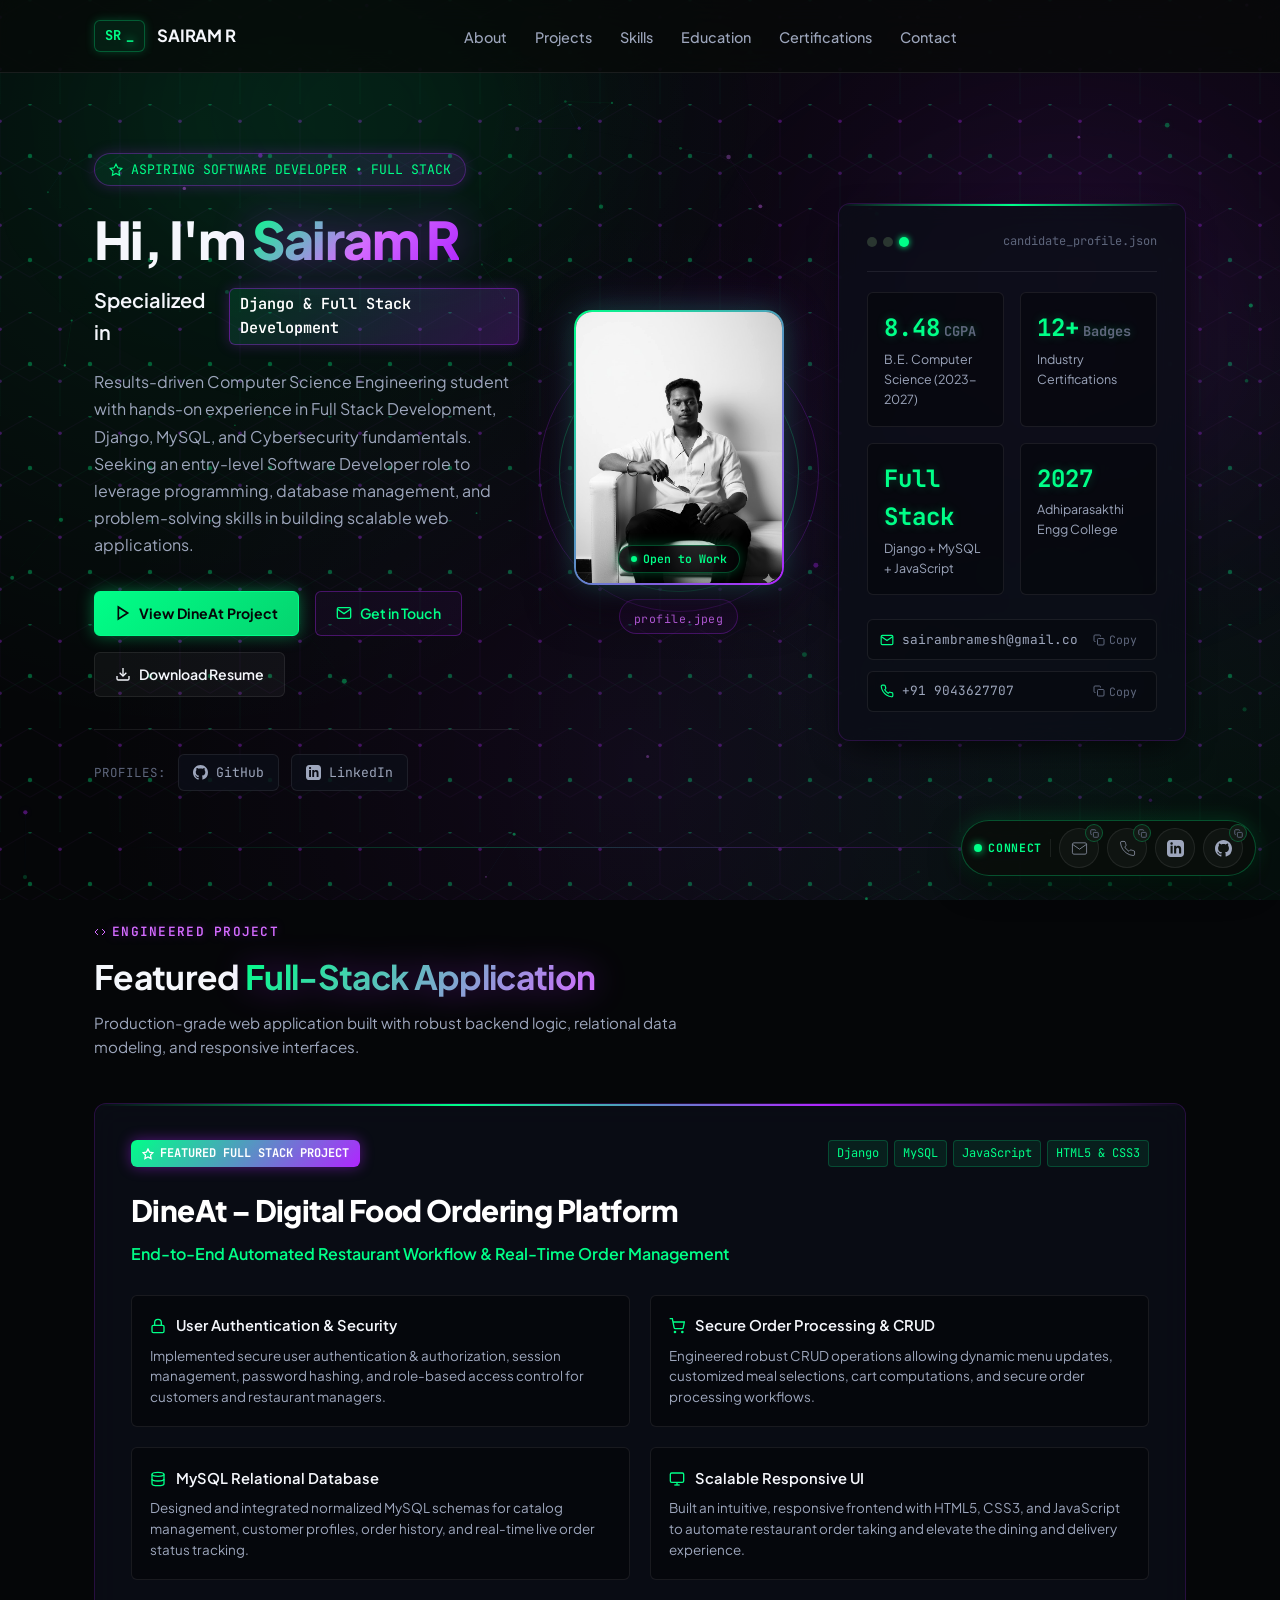
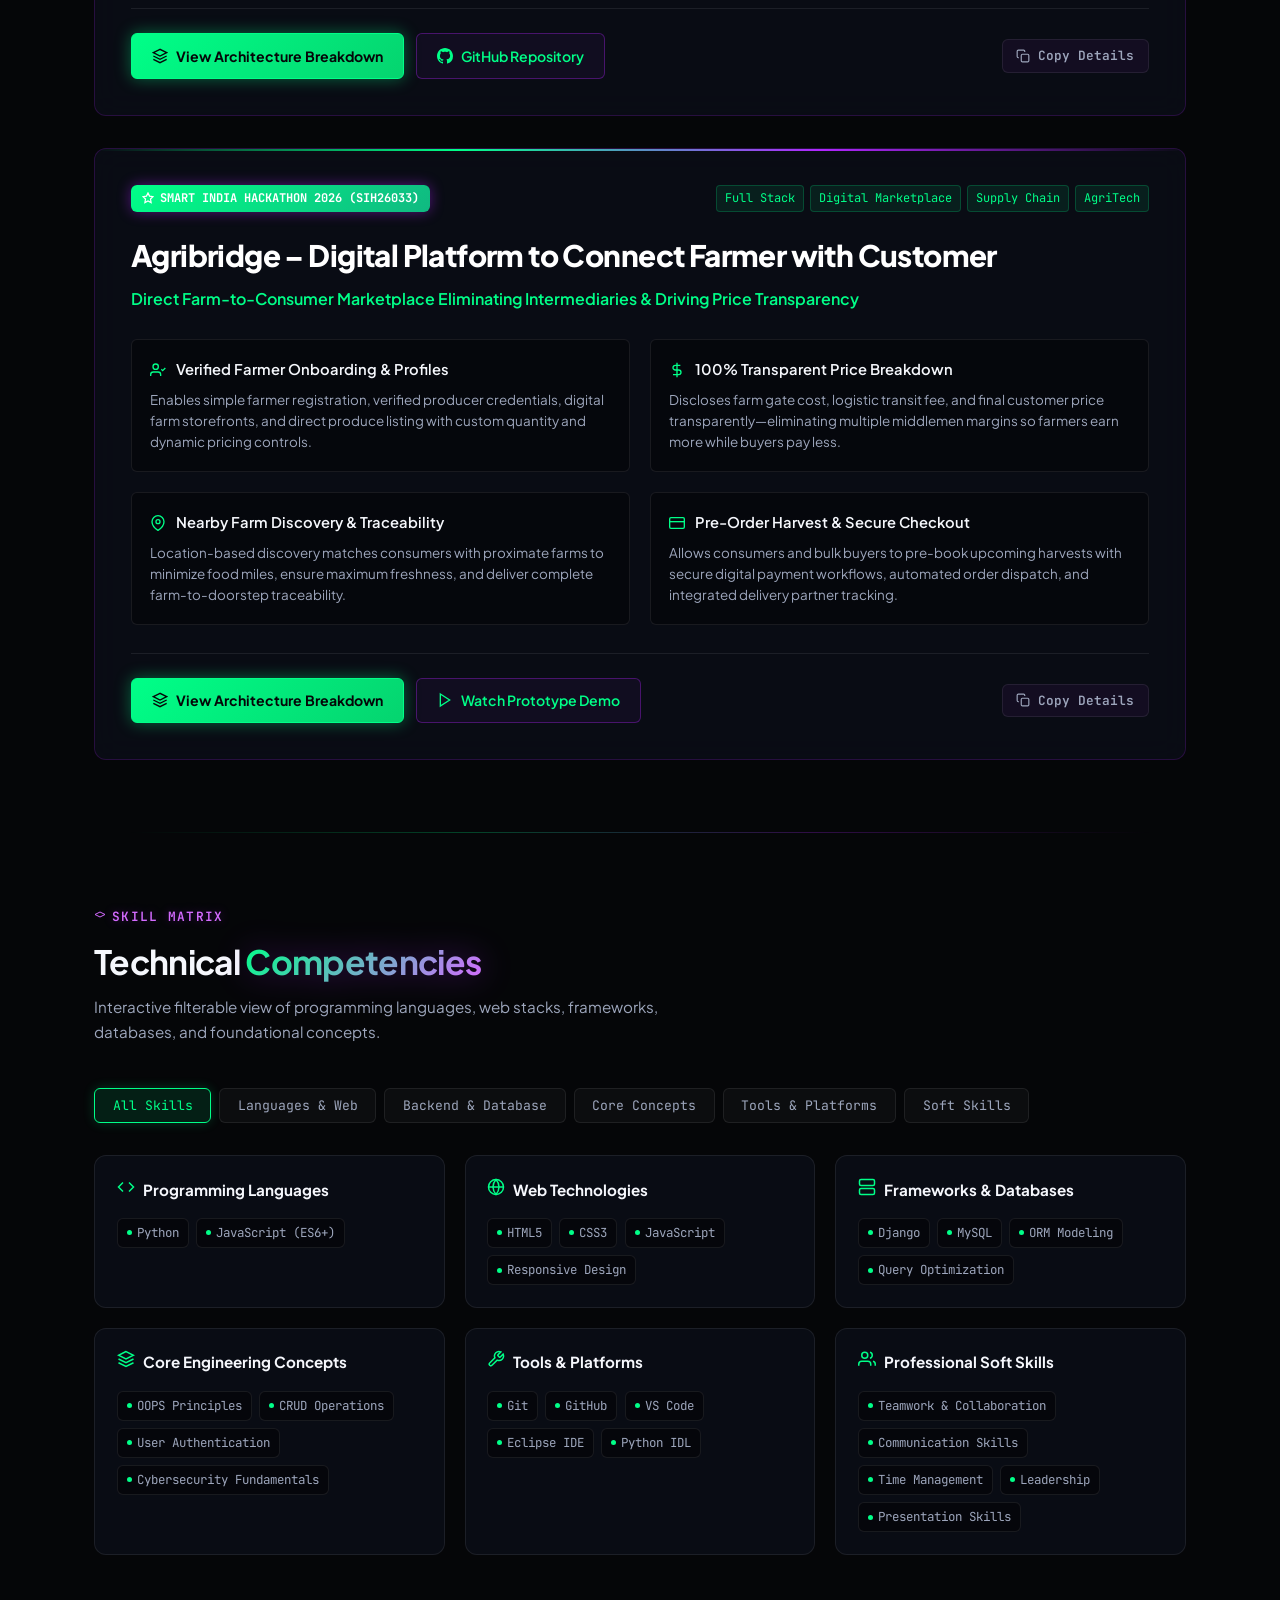
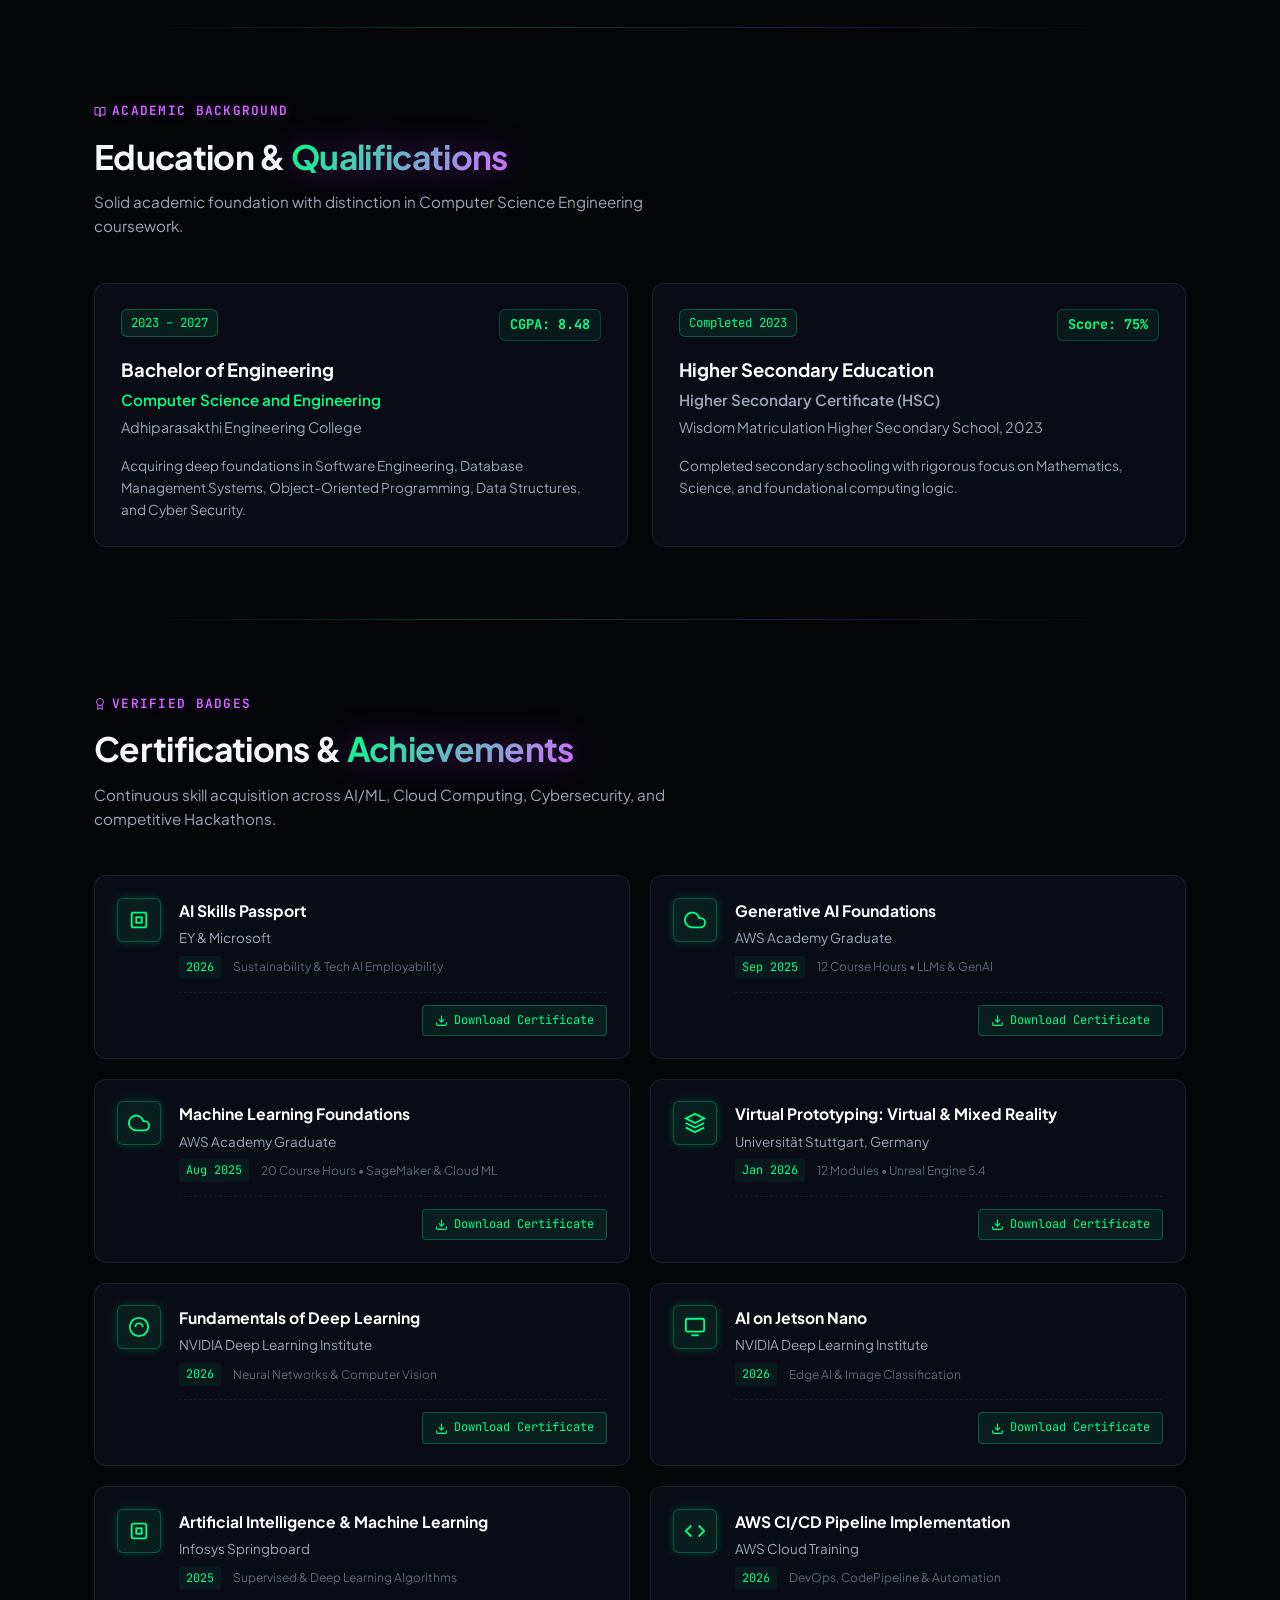
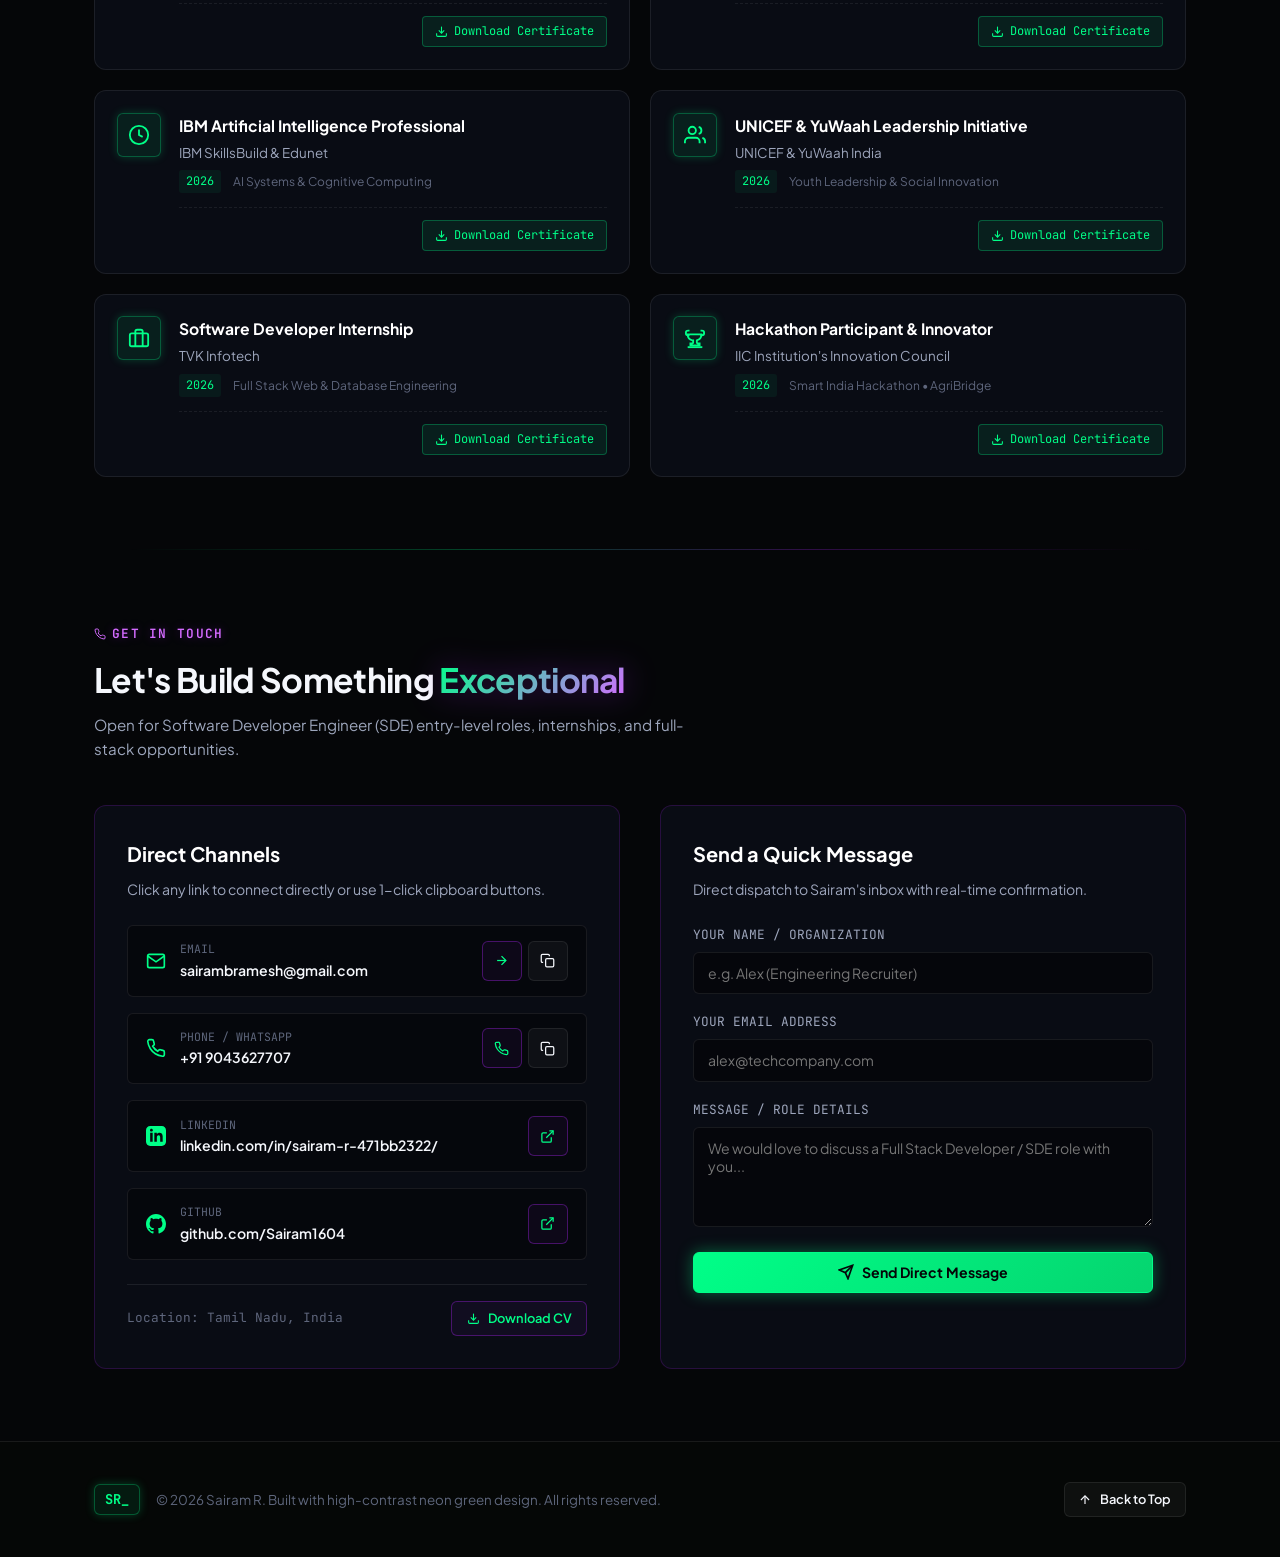
<file: sai.html>
<!DOCTYPE html>
<html lang="en">
<head>
  <meta charset="UTF-8">
  <meta name="viewport" content="width=device-width, initial-scale=1.0">
  <title>Sairam R | Full Stack Developer & Django Specialist</title>
  <meta name="description" content="Portfolio of Sairam R - Computer Science Engineering student specializing in Full Stack Development, Django, MySQL, and Cybersecurity.">

  <!-- Google Fonts: Plus Jakarta Sans & JetBrains Mono -->
  <link rel="preconnect" href="https://fonts.googleapis.com">
  <link rel="preconnect" href="https://fonts.gstatic.com" crossorigin>
  <link href="https://fonts.googleapis.com/css2?family=JetBrains+Mono:wght@400;500;600;700&family=Plus+Jakarta+Sans:wght@400;500;600;700;800&display=swap" rel="stylesheet">

  <link rel="stylesheet" href="styles.css">
</head>
<body>

  <!-- Ambient Neon Background Glow & Unique Constellation Particle Canvas -->
  <div class="ambient-glow" aria-hidden="true"></div>
  <div class="ambient-glow-violet" aria-hidden="true"></div>
  <canvas id="bg-canvas" class="bg-canvas" aria-hidden="true"></canvas>

  <!-- Sticky High-Tech Navigation -->
  <header class="site-header">
    <div class="container nav-container">
      <a href="#hero" class="brand-monogram">
        <span class="logo-badge">SR<span class="brand-dot">_</span></span>
        <span class="brand-name">SAIRAM R</span>
      </a>

      <ul class="nav-menu" id="nav-menu">
        <li><a href="#about" class="nav-link active">About</a></li>
        <li><a href="#projects" class="nav-link">Projects</a></li>
        <li><a href="#skills" class="nav-link">Skills</a></li>
        <li><a href="#education" class="nav-link">Education</a></li>
        <li><a href="#certifications" class="nav-link">Certifications</a></li>
        <li><a href="#contact" class="nav-link">Contact</a></li>
      </ul>

      <div class="header-actions">
        <button class="mobile-toggle" id="mobile-toggle" aria-label="Toggle navigation menu">
          <svg width="22" height="22" viewBox="0 0 24 24" fill="none" stroke="currentColor" stroke-width="2">
            <line x1="3" y1="12" x2="21" y2="12"></line>
            <line x1="3" y1="6" x2="21" y2="6"></line>
            <line x1="3" y1="18" x2="21" y2="18"></line>
          </svg>
        </button>
      </div>
    </div>
  </header>

  <main>
    <!-- HERO SECTION -->
    <section class="hero-section" id="hero">
      <div class="container hero-grid">
        <div class="hero-content">
          <div class="hero-tag">
            <svg width="14" height="14" viewBox="0 0 24 24" fill="none" stroke="currentColor" stroke-width="2">
              <polygon points="12 2 15.09 8.26 22 9.27 17 14.14 18.18 21.02 12 17.77 5.82 21.02 7 14.14 2 9.27 8.91 8.26 12 2"></polygon>
            </svg>
            <span>ASPIRING SOFTWARE DEVELOPER • FULL STACK</span>
          </div>

          <h1 class="hero-title">
            Hi, I'm <span class="name-highlight">Sairam R</span>
          </h1>

          <div class="hero-subtitle">
            <span>Specialized in</span>
            <span class="role-badge">Django & Full Stack Development</span>
          </div>

          <p class="hero-summary">
            Results-driven Computer Science Engineering student with hands-on experience in Full Stack Development, Django, MySQL, and Cybersecurity fundamentals. Seeking an entry-level Software Developer role to leverage programming, database management, and problem-solving skills in building scalable web applications.
          </p>

          <div class="hero-actions">
            <a href="#projects" class="btn btn-neon-primary">
              <svg width="16" height="16" viewBox="0 0 24 24" fill="none" stroke="currentColor" stroke-width="2.5">
                <polygon points="5 3 19 12 5 21 5 3"></polygon>
              </svg>
              View DineAt Project
            </a>
            <a href="#contact" class="btn btn-neon-outline">
              <svg width="16" height="16" viewBox="0 0 24 24" fill="none" stroke="currentColor" stroke-width="2">
                <path d="M4 4h16c1.1 0 2 .9 2 2v12c0 1.1-.9 2-2 2H4c-1.1 0-2-.9-2-2V6c0-1.1.9-2 2-2z"></path>
                <polyline points="22,6 12,13 2,6"></polyline>
              </svg>
              Get in Touch
            </a>
            <a href="resume.pdf" download="Sairam_R_Resume.pdf" class="btn btn-glass" title="Download Resume PDF" id="hero-download-resume">
              <svg width="16" height="16" viewBox="0 0 24 24" fill="none" stroke="currentColor" stroke-width="2">
                <path d="M21 15v4a2 2 0 0 1-2 2H5a2 2 0 0 1-2-2v-4"></path>
                <polyline points="7 10 12 15 17 10"></polyline>
                <line x1="12" y1="15" x2="12" y2="3"></line>
              </svg>
              Download Resume
            </a>
          </div>

          <!-- Quick interactive links bar with live click-to-copy & profile buttons -->
          <div class="quick-connect-bar">
            <span class="connect-label">Profiles:</span>
            
            <a href="https://github.com/Sairam1604" target="_blank" rel="noopener noreferrer" class="social-pill" title="Open GitHub Profile">
              <svg viewBox="0 0 24 24">
                <path d="M12 0C5.37 0 0 5.37 0 12c0 5.31 3.435 9.795 8.205 11.385.6.105.825-.255.825-.57 0-.285-.015-1.23-.015-2.235-3.015.555-3.795-.735-4.035-1.41-.135-.345-.72-1.41-1.23-1.695-.42-.225-1.02-.78-.015-.795.945-.015 1.62.87 1.845 1.23 1.08 1.815 2.805 1.305 3.495.99.105-.78.42-1.305.765-1.605-2.67-.3-5.46-1.335-5.46-5.925 0-1.305.465-2.385 1.23-3.225-.12-.3-.54-1.53.12-3.18 0 0 1.005-.315 3.3 1.23.96-.27 1.98-.405 3-.405s2.04.135 3 .405c2.295-1.56 3.3-1.23 3.3-1.23.66 1.65.24 2.88.12 3.18.765.84 1.23 1.905 1.23 3.225 0 4.605-2.805 5.625-5.475 5.925.435.375.81 1.095.81 2.22 0 1.605-.015 2.895-.015 3.3 0 .315.225.69.825.57A12.02 12.02 0 0024 12c0-6.63-5.37-12-12-12z"/>
              </svg>
              GitHub
            </a>

            <a href="http://www.linkedin.com/in/sairam-r-471bb2322/" target="_blank" rel="noopener noreferrer" class="social-pill" title="Open LinkedIn Profile">
              <svg viewBox="0 0 24 24">
                <path d="M19 0h-14c-2.761 0-5 2.239-5 5v14c0 2.761 2.239 5 5 5h14c2.762 0 5-2.239 5-5v-14c0-2.761-2.238-5-5-5zm-11 19h-3v-11h3v11zm-1.5-12.268c-.966 0-1.75-.79-1.75-1.764s.784-1.764 1.75-1.764 1.75.79 1.75 1.764-.783 1.764-1.75 1.764zm13.5 12.268h-3v-5.604c0-3.368-4-3.113-4 0v5.604h-3v-11h3v1.765c1.396-2.586 7-2.777 7 2.476v6.759z"/>
              </svg>
              LinkedIn
            </a>
          </div>
        </div>

        <!-- Profile Photo Card -->
        <div class="hero-photo-card">
          <div class="photo-frame-ring"></div>
          <div class="photo-frame-ring photo-frame-ring-2"></div>
          <div class="photo-wrapper">
            <img
              src="profile.jpeg"
              alt="Sairam R – Full Stack Developer"
              class="profile-photo"
              id="profile-photo"
            />
            <div class="photo-overlay-badge">
              <span class="photo-badge-dot"></span>
              <span>Open to Work</span>
            </div>
          </div>
          <div class="photo-name-chip">
            <span class="photo-name-mono">profile.jpeg</span>
          </div>
        </div>

        <!-- Terminal-like Overview Card -->
        <div class="hero-card" id="about">
          <div class="card-header-bar">
            <div class="window-dots">
              <span class="dot"></span>
              <span class="dot"></span>
              <span class="dot active"></span>
            </div>
            <span class="card-title-chip">candidate_profile.json</span>
          </div>

          <div class="quick-stats-grid">
            <div class="stat-item">
              <div class="stat-value">8.48 <span style="font-size:0.85rem;color:var(--text-muted)">CGPA</span></div>
              <div class="stat-label">B.E. Computer Science (2023-2027)</div>
            </div>
            <div class="stat-item">
              <div class="stat-value">12+ <span style="font-size:0.85rem;color:var(--text-muted)">Badges</span></div>
              <div class="stat-label">Industry Certifications</div>
            </div>
            <div class="stat-item">
              <div class="stat-value">Full Stack</div>
              <div class="stat-label">Django + MySQL + JavaScript</div>
            </div>
            <div class="stat-item">
              <div class="stat-value">2027</div>
              <div class="stat-label">Adhiparasakthi Engg College</div>
            </div>
          </div>

          <!-- Quick 1-Click Interactive Copy Rows -->
          <div class="contact-quick-list">
            <div class="contact-row">
              <div class="contact-info">
                <svg viewBox="0 0 24 24" fill="none" stroke="currentColor" stroke-width="2">
                  <path d="M4 4h16c1.1 0 2 .9 2 2v12c0 1.1-.9 2-2 2H4c-1.1 0-2-.9-2-2V6c0-1.1.9-2 2-2z"></path>
                  <polyline points="22,6 12,13 2,6"></polyline>
                </svg>
                <span>sairambramesh@gmail.com</span>
              </div>
              <button class="copy-mini-btn" data-copy="sairambramesh@gmail.com" data-label="Email" title="Copy email to clipboard">
                <svg width="12" height="12" viewBox="0 0 24 24" fill="none" stroke="currentColor" stroke-width="2">
                  <rect x="9" y="9" width="13" height="13" rx="2" ry="2"></rect>
                  <path d="M5 15H4a2 2 0 0 1-2-2V4a2 2 0 0 1 2-2h9a2 2 0 0 1 2 2v1"></path>
                </svg>
                Copy
              </button>
            </div>

            <div class="contact-row">
              <div class="contact-info">
                <svg viewBox="0 0 24 24" fill="none" stroke="currentColor" stroke-width="2">
                  <path d="M22 16.92v3a2 2 0 0 1-2.18 2 19.79 19.79 0 0 1-8.63-3.07 19.5 19.5 0 0 1-6-6 19.79 19.79 0 0 1-3.07-8.67A2 2 0 0 1 4.11 2h3a2 2 0 0 1 2 1.72 12.84 12.84 0 0 0 .7 2.81 2 2 0 0 1-.45 2.11L8.09 9.91a16 16 0 0 0 6 6l1.27-1.27a2 2 0 0 1 2.11-.45 12.84 12.84 0 0 0 2.81.7A2 2 0 0 1 22 16.92z"></path>
                </svg>
                <span>+91 9043627707</span>
              </div>
              <button class="copy-mini-btn" data-copy="+919043627707" data-label="Phone Number" title="Copy phone number">
                <svg width="12" height="12" viewBox="0 0 24 24" fill="none" stroke="currentColor" stroke-width="2">
                  <rect x="9" y="9" width="13" height="13" rx="2" ry="2"></rect>
                  <path d="M5 15H4a2 2 0 0 1-2-2V4a2 2 0 0 1 2-2h9a2 2 0 0 1 2 2v1"></path>
                </svg>
                Copy
              </button>
            </div>
          </div>
        </div>
      </div>
    </section>

    <!-- FEATURED PROJECTS SECTION -->
    <section class="section-wrapper" id="projects">
      <div class="container">
        <div class="section-header">
          <div class="section-eyebrow">
            <svg width="12" height="12" viewBox="0 0 24 24" fill="none" stroke="currentColor" stroke-width="2">
              <polyline points="16 18 22 12 16 6"></polyline>
              <polyline points="8 6 2 12 8 18"></polyline>
            </svg>
            <span>ENGINEERED PROJECT</span>
          </div>
          <h2 class="section-title">Featured <span class="highlight">Full-Stack Application</span></h2>
          <p class="section-desc">Production-grade web application built with robust backend logic, relational data modeling, and responsive interfaces.</p>
        </div>

        <div class="project-card">
          <div class="project-badge-top">
            <div class="badge-featured">
              <svg width="12" height="12" viewBox="0 0 24 24" fill="none" stroke="currentColor" stroke-width="2.5">
                <polygon points="12 2 15.09 8.26 22 9.27 17 14.14 18.18 21.02 12 17.77 5.82 21.02 7 14.14 2 9.27 8.91 8.26 12 2"></polygon>
              </svg>
              FEATURED FULL STACK PROJECT
            </div>
            <div class="project-stack-pills">
              <span class="tech-tag">Django</span>
              <span class="tech-tag">MySQL</span>
              <span class="tech-tag">JavaScript</span>
              <span class="tech-tag">HTML5 & CSS3</span>
            </div>
          </div>

          <div class="project-header-content">
            <h3 class="project-name">DineAt – Digital Food Ordering Platform</h3>
            <p class="project-tagline">End-to-End Automated Restaurant Workflow & Real-Time Order Management</p>
          </div>

          <!-- 4 Core Pillars from the Resume -->
          <div class="project-features-grid">
            <div class="feature-box">
              <div class="feature-header">
                <span class="feature-icon-wrapper">
                  <svg width="16" height="16" viewBox="0 0 24 24" fill="none" stroke="currentColor" stroke-width="2">
                    <rect x="3" y="11" width="18" height="11" rx="2" ry="2"></rect>
                    <path d="M7 11V7a5 5 0 0 1 10 0v4"></path>
                  </svg>
                </span>
                <span>User Authentication & Security</span>
              </div>
              <p class="feature-desc">
                Implemented secure user authentication & authorization, session management, password hashing, and role-based access control for customers and restaurant managers.
              </p>
            </div>

            <div class="feature-box">
              <div class="feature-header">
                <span class="feature-icon-wrapper">
                  <svg width="16" height="16" viewBox="0 0 24 24" fill="none" stroke="currentColor" stroke-width="2">
                    <circle cx="9" cy="21" r="1"></circle>
                    <circle cx="20" cy="21" r="1"></circle>
                    <path d="M1 1h4l2.68 13.39a2 2 0 0 0 2 1.61h9.72a2 2 0 0 0 2-1.61L23 6H6"></path>
                  </svg>
                </span>
                <span>Secure Order Processing & CRUD</span>
              </div>
              <p class="feature-desc">
                Engineered robust CRUD operations allowing dynamic menu updates, customized meal selections, cart computations, and secure order processing workflows.
              </p>
            </div>

            <div class="feature-box">
              <div class="feature-header">
                <span class="feature-icon-wrapper">
                  <svg width="16" height="16" viewBox="0 0 24 24" fill="none" stroke="currentColor" stroke-width="2">
                    <ellipse cx="12" cy="5" rx="9" ry="3"></ellipse>
                    <path d="M21 12c0 1.66-4 3-9 3s-9-1.34-9-3"></path>
                    <path d="M3 5v14c0 1.66 4 3 9 3s9-1.34 9-3V5"></path>
                  </svg>
                </span>
                <span>MySQL Relational Database</span>
              </div>
              <p class="feature-desc">
                Designed and integrated normalized MySQL schemas for catalog management, customer profiles, order history, and real-time live order status tracking.
              </p>
            </div>

            <div class="feature-box">
              <div class="feature-header">
                <span class="feature-icon-wrapper">
                  <svg width="16" height="16" viewBox="0 0 24 24" fill="none" stroke="currentColor" stroke-width="2">
                    <rect x="2" y="3" width="20" height="14" rx="2" ry="2"></rect>
                    <line x1="8" y1="21" x2="16" y2="21"></line>
                    <line x1="12" y1="17" x2="12" y2="21"></line>
                  </svg>
                </span>
                <span>Scalable Responsive UI</span>
              </div>
              <p class="feature-desc">
                Built an intuitive, responsive frontend with HTML5, CSS3, and JavaScript to automate restaurant order taking and elevate the dining and delivery experience.
              </p>
            </div>
          </div>

          <div class="project-action-bar">
            <div class="project-action-group">
              <button class="btn btn-neon-primary" data-open-modal="dineat-modal">
                <svg width="16" height="16" viewBox="0 0 24 24" fill="none" stroke="currentColor" stroke-width="2">
                  <polygon points="12 2 2 7 12 12 22 7 12 2"></polygon>
                  <polyline points="2 17 12 22 22 17"></polyline>
                  <polyline points="2 12 12 17 22 12"></polyline>
                </svg>
                View Architecture Breakdown
              </button>
              <a href="https://github.com/Sairam1604" target="_blank" rel="noopener noreferrer" class="btn btn-neon-outline">
                <svg width="16" height="16" viewBox="0 0 24 24" fill="currentColor">
                  <path d="M12 0C5.37 0 0 5.37 0 12c0 5.31 3.435 9.795 8.205 11.385.6.105.825-.255.825-.57 0-.285-.015-1.23-.015-2.235-3.015.555-3.795-.735-4.035-1.41-.135-.345-.72-1.41-1.23-1.695-.42-.225-1.02-.78-.015-.795.945-.015 1.62.87 1.845 1.23 1.08 1.815 2.805 1.305 3.495.99.105-.78.42-1.305.765-1.605-2.67-.3-5.46-1.335-5.46-5.925 0-1.305.465-2.385 1.23-3.225-.12-.3-.54-1.53.12-3.18 0 0 1.005-.315 3.3 1.23.96-.27 1.98-.405 3-.405s2.04.135 3 .405c2.295-1.56 3.3-1.23 3.3-1.23.66 1.65.24 2.88.12 3.18.765.84 1.23 1.905 1.23 3.225 0 4.605-2.805 5.625-5.475 5.925.435.375.81 1.095.81 2.22 0 1.605-.015 2.895-.015 3.3 0 .315.225.69.825.57A12.02 12.02 0 0024 12c0-6.63-5.37-12-12-12z"/>
                </svg>
                GitHub Repository
              </a>
            </div>
            <button class="btn btn-copy" data-copy="DineAt – Digital Food Ordering Platform (Django, MySQL, JavaScript, HTML5/CSS3) by Sairam R" data-label="Project Summary">
              <svg width="14" height="14" viewBox="0 0 24 24" fill="none" stroke="currentColor" stroke-width="2">
                <rect x="9" y="9" width="13" height="13" rx="2" ry="2"></rect>
                <path d="M5 15H4a2 2 0 0 1-2-2V4a2 2 0 0 1 2-2h9a2 2 0 0 1 2 2v1"></path>
              </svg>
              Copy Details
            </button>
          </div>
        </div>

        <!-- Featured Project 2: AgriBridge -->
        <div class="project-card" style="margin-top: 2rem;">
          <div class="project-badge-top">
            <div class="badge-featured" style="background: linear-gradient(135deg, #00ff88 0%, #10b981 100%);">
              <svg width="12" height="12" viewBox="0 0 24 24" fill="none" stroke="currentColor" stroke-width="2.5">
                <polygon points="12 2 15.09 8.26 22 9.27 17 14.14 18.18 21.02 12 17.77 5.82 21.02 7 14.14 2 9.27 8.91 8.26 12 2"></polygon>
              </svg>
              SMART INDIA HACKATHON 2026 (SIH26033)
            </div>
            <div class="project-stack-pills">
              <span class="tech-tag">Full Stack</span>
              <span class="tech-tag">Digital Marketplace</span>
              <span class="tech-tag">Supply Chain</span>
              <span class="tech-tag">AgriTech</span>
            </div>
          </div>

          <div class="project-header-content">
            <h3 class="project-name">Agribridge – Digital Platform to Connect Farmer with Customer</h3>
            <p class="project-tagline">Direct Farm-to-Consumer Marketplace Eliminating Intermediaries & Driving Price Transparency</p>
          </div>

          <!-- 4 Core Pillars for AgriBridge -->
          <div class="project-features-grid">
            <div class="feature-box">
              <div class="feature-header">
                <span class="feature-icon-wrapper">
                  <svg width="16" height="16" viewBox="0 0 24 24" fill="none" stroke="currentColor" stroke-width="2">
                    <path d="M16 21v-2a4 4 0 0 0-4-4H5a4 4 0 0 0-4 4v2"></path>
                    <circle cx="8.5" cy="7" r="4"></circle>
                    <polyline points="17 11 19 13 23 9"></polyline>
                  </svg>
                </span>
                <span>Verified Farmer Onboarding & Profiles</span>
              </div>
              <p class="feature-desc">
                Enables simple farmer registration, verified producer credentials, digital farm storefronts, and direct produce listing with custom quantity and dynamic pricing controls.
              </p>
            </div>

            <div class="feature-box">
              <div class="feature-header">
                <span class="feature-icon-wrapper">
                  <svg width="16" height="16" viewBox="0 0 24 24" fill="none" stroke="currentColor" stroke-width="2">
                    <line x1="12" y1="1" x2="12" y2="23"></line>
                    <path d="M17 5H9.5a3.5 3.5 0 0 0 0 7h5a3.5 3.5 0 0 1 0 7H6"></path>
                  </svg>
                </span>
                <span>100% Transparent Price Breakdown</span>
              </div>
              <p class="feature-desc">
                Discloses farm gate cost, logistic transit fee, and final customer price transparently—eliminating multiple middlemen margins so farmers earn more while buyers pay less.
              </p>
            </div>

            <div class="feature-box">
              <div class="feature-header">
                <span class="feature-icon-wrapper">
                  <svg width="16" height="16" viewBox="0 0 24 24" fill="none" stroke="currentColor" stroke-width="2">
                    <path d="M21 10c0 7-9 13-9 13s-9-6-9-13a9 9 0 0 1 18 0z"></path>
                    <circle cx="12" cy="10" r="3"></circle>
                  </svg>
                </span>
                <span>Nearby Farm Discovery & Traceability</span>
              </div>
              <p class="feature-desc">
                Location-based discovery matches consumers with proximate farms to minimize food miles, ensure maximum freshness, and deliver complete farm-to-doorstep traceability.
              </p>
            </div>

            <div class="feature-box">
              <div class="feature-header">
                <span class="feature-icon-wrapper">
                  <svg width="16" height="16" viewBox="0 0 24 24" fill="none" stroke="currentColor" stroke-width="2">
                    <rect x="1" y="4" width="22" height="16" rx="2" ry="2"></rect>
                    <line x1="1" y1="10" x2="23" y2="10"></line>
                  </svg>
                </span>
                <span>Pre-Order Harvest & Secure Checkout</span>
              </div>
              <p class="feature-desc">
                Allows consumers and bulk buyers to pre-book upcoming harvests with secure digital payment workflows, automated order dispatch, and integrated delivery partner tracking.
              </p>
            </div>
          </div>

          <div class="project-action-bar">
            <div class="project-action-group">
              <button class="btn btn-neon-primary" data-open-modal="agribridge-modal">
                <svg width="16" height="16" viewBox="0 0 24 24" fill="none" stroke="currentColor" stroke-width="2">
                  <polygon points="12 2 2 7 12 12 22 7 12 2"></polygon>
                  <polyline points="2 17 12 22 22 17"></polyline>
                  <polyline points="2 12 12 17 22 12"></polyline>
                </svg>
                View Architecture Breakdown
              </button>
              <a href="https://www.youtube.com/watch?v=VpT1Clc6IJU" target="_blank" rel="noopener noreferrer"
                class="btn btn-neon-outline">
                <svg width="16" height="16" viewBox="0 0 24 24" fill="none" stroke="currentColor" stroke-width="2">
                  <polygon points="5 3 19 12 5 21 5 3"></polygon>
                </svg>
                Watch Prototype Demo
              </a>
            </div>
            <button class="btn btn-copy"
              data-copy="Agribridge – Digital Platform to Connect Farmer with Customer (Smart India Hackathon 2026, Problem Statement: SIH26033) by Sairam R"
              data-label="AgriBridge Details">
              <svg width="14" height="14" viewBox="0 0 24 24" fill="none" stroke="currentColor" stroke-width="2">
                <rect x="9" y="9" width="13" height="13" rx="2" ry="2"></rect>
                <path d="M5 15H4a2 2 0 0 1-2-2V4a2 2 0 0 1 2-2h9a2 2 0 0 1 2 2v1"></path>
              </svg>
              Copy Details
            </button>
          </div>
        </div>
      </div>
    </section>

    <!-- TECHNICAL & SOFT SKILLS SECTION -->
    <section class="section-wrapper" id="skills">
      <div class="container">
        <div class="section-header">
          <div class="section-eyebrow">
            <svg width="12" height="12" viewBox="0 0 24 24" fill="none" stroke="currentColor" stroke-width="2">
              <polygon points="12 2 2 7 12 12 22 7 12 2"></polygon>
            </svg>
            <span>SKILL MATRIX</span>
          </div>
          <h2 class="section-title">Technical <span class="highlight">Competencies</span></h2>
          <p class="section-desc">Interactive filterable view of programming languages, web stacks, frameworks, databases, and foundational concepts.</p>
        </div>

        <!-- Interactive Category Filter Navigation -->
        <div class="skills-filter-nav">
          <button class="filter-btn active" data-filter="all">All Skills</button>
          <button class="filter-btn" data-filter="languages">Languages & Web</button>
          <button class="filter-btn" data-filter="backend">Backend & Database</button>
          <button class="filter-btn" data-filter="core">Core Concepts</button>
          <button class="filter-btn" data-filter="tools">Tools & Platforms</button>
          <button class="filter-btn" data-filter="soft">Soft Skills</button>
        </div>

        <div class="skills-cards-grid">
          <!-- Programming Languages -->
          <div class="skill-card" data-category="languages">
            <div class="skill-card-top">
              <div class="skill-cat-title">
                <span class="skill-icon">
                  <svg width="18" height="18" viewBox="0 0 24 24" fill="none" stroke="currentColor" stroke-width="2">
                    <polyline points="16 18 22 12 16 6"></polyline>
                    <polyline points="8 6 2 12 8 18"></polyline>
                  </svg>
                </span>
                <span>Programming Languages</span>
              </div>
            </div>
            <div class="skill-pill-list">
              <span class="skill-badge"><span class="badge-dot"></span>Python</span>
              <span class="skill-badge"><span class="badge-dot"></span>JavaScript (ES6+)</span>
            </div>
          </div>

          <!-- Web Technologies -->
          <div class="skill-card" data-category="languages">
            <div class="skill-card-top">
              <div class="skill-cat-title">
                <span class="skill-icon">
                  <svg width="18" height="18" viewBox="0 0 24 24" fill="none" stroke="currentColor" stroke-width="2">
                    <circle cx="12" cy="12" r="10"></circle>
                    <line x1="2" y1="12" x2="22" y2="12"></line>
                    <path d="M12 2a15.3 15.3 0 0 1 4 10 15.3 15.3 0 0 1-4 10 15.3 15.3 0 0 1-4-10 15.3 15.3 0 0 1 4-10z"></path>
                  </svg>
                </span>
                <span>Web Technologies</span>
              </div>
            </div>
            <div class="skill-pill-list">
              <span class="skill-badge"><span class="badge-dot"></span>HTML5</span>
              <span class="skill-badge"><span class="badge-dot"></span>CSS3</span>
              <span class="skill-badge"><span class="badge-dot"></span>JavaScript</span>
              <span class="skill-badge"><span class="badge-dot"></span>Responsive Design</span>
            </div>
          </div>

          <!-- Frameworks & Database -->
          <div class="skill-card" data-category="backend">
            <div class="skill-card-top">
              <div class="skill-cat-title">
                <span class="skill-icon">
                  <svg width="18" height="18" viewBox="0 0 24 24" fill="none" stroke="currentColor" stroke-width="2">
                    <rect x="2" y="2" width="20" height="8" rx="2" ry="2"></rect>
                    <rect x="2" y="14" width="20" height="8" rx="2" ry="2"></rect>
                    <line x1="6" y1="6" x2="6.01" y2="6"></line>
                    <line x1="6" y1="18" x2="6.01" y2="18"></line>
                  </svg>
                </span>
                <span>Frameworks & Databases</span>
              </div>
            </div>
            <div class="skill-pill-list">
              <span class="skill-badge"><span class="badge-dot"></span>Django</span>
              <span class="skill-badge"><span class="badge-dot"></span>MySQL</span>
              <span class="skill-badge"><span class="badge-dot"></span>ORM Modeling</span>
              <span class="skill-badge"><span class="badge-dot"></span>Query Optimization</span>
            </div>
          </div>

          <!-- Core Concepts -->
          <div class="skill-card" data-category="core">
            <div class="skill-card-top">
              <div class="skill-cat-title">
                <span class="skill-icon">
                  <svg width="18" height="18" viewBox="0 0 24 24" fill="none" stroke="currentColor" stroke-width="2">
                    <polygon points="12 2 2 7 12 12 22 7 12 2"></polygon>
                    <polyline points="2 17 12 22 22 17"></polyline>
                    <polyline points="2 12 12 17 22 12"></polyline>
                  </svg>
                </span>
                <span>Core Engineering Concepts</span>
              </div>
            </div>
            <div class="skill-pill-list">
              <span class="skill-badge"><span class="badge-dot"></span>OOPS Principles</span>
              <span class="skill-badge"><span class="badge-dot"></span>CRUD Operations</span>
              <span class="skill-badge"><span class="badge-dot"></span>User Authentication</span>
              <span class="skill-badge"><span class="badge-dot"></span>Cybersecurity Fundamentals</span>
            </div>
          </div>

          <!-- Tools & Platforms -->
          <div class="skill-card" data-category="tools">
            <div class="skill-card-top">
              <div class="skill-cat-title">
                <span class="skill-icon">
                  <svg width="18" height="18" viewBox="0 0 24 24" fill="none" stroke="currentColor" stroke-width="2">
                    <path d="M14.7 6.3a1 1 0 0 0 0 1.4l1.6 1.6a1 1 0 0 0 1.4 0l3.77-3.77a6 6 0 0 1-7.94 7.94l-6.91 6.91a2.12 2.12 0 0 1-3-3l6.91-6.91a6 6 0 0 1 7.94-7.94l-3.76 3.76z"></path>
                  </svg>
                </span>
                <span>Tools & Platforms</span>
              </div>
            </div>
            <div class="skill-pill-list">
              <span class="skill-badge"><span class="badge-dot"></span>Git</span>
              <span class="skill-badge"><span class="badge-dot"></span>GitHub</span>
              <span class="skill-badge"><span class="badge-dot"></span>VS Code</span>
              <span class="skill-badge"><span class="badge-dot"></span>Eclipse IDE</span>
              <span class="skill-badge"><span class="badge-dot"></span>Python IDL</span>
            </div>
          </div>

          <!-- Soft Skills -->
          <div class="skill-card" data-category="soft">
            <div class="skill-card-top">
              <div class="skill-cat-title">
                <span class="skill-icon">
                  <svg width="18" height="18" viewBox="0 0 24 24" fill="none" stroke="currentColor" stroke-width="2">
                    <path d="M17 21v-2a4 4 0 0 0-4-4H5a4 4 0 0 0-4 4v2"></path>
                    <circle cx="9" cy="7" r="4"></circle>
                    <path d="M23 21v-2a4 4 0 0 0-3-3.87"></path>
                    <path d="M16 3.13a4 4 0 0 1 0 7.75"></path>
                  </svg>
                </span>
                <span>Professional Soft Skills</span>
              </div>
            </div>
            <div class="skill-pill-list">
              <span class="skill-badge"><span class="badge-dot"></span>Teamwork & Collaboration</span>
              <span class="skill-badge"><span class="badge-dot"></span>Communication Skills</span>
              <span class="skill-badge"><span class="badge-dot"></span>Time Management</span>
              <span class="skill-badge"><span class="badge-dot"></span>Leadership</span>
              <span class="skill-badge"><span class="badge-dot"></span>Presentation Skills</span>
            </div>
          </div>
        </div>
      </div>
    </section>

    <!-- EDUCATION & TIMELINE SECTION -->
    <section class="section-wrapper" id="education">
      <div class="container">
        <div class="section-header">
          <div class="section-eyebrow">
            <svg width="12" height="12" viewBox="0 0 24 24" fill="none" stroke="currentColor" stroke-width="2">
              <path d="M2 3h6a4 4 0 0 1 4 4v14a3 3 0 0 0-3-3H2z"></path>
              <path d="M22 3h-6a4 4 0 0 0-4 4v14a3 3 0 0 1 3-3h7z"></path>
            </svg>
            <span>ACADEMIC BACKGROUND</span>
          </div>
          <h2 class="section-title">Education & <span class="highlight">Qualifications</span></h2>
          <p class="section-desc">Solid academic foundation with distinction in Computer Science Engineering coursework.</p>
        </div>

        <div class="timeline-grid">
          <!-- B.E. Degree -->
          <div class="timeline-card">
            <div class="timeline-card-header">
              <span class="timeline-year">2023 – 2027</span>
              <span class="metric-badge">CGPA: 8.48</span>
            </div>
            <h3 class="timeline-degree">Bachelor of Engineering</h3>
            <div style="color:var(--neon-green); font-size: 0.95rem; font-weight:600; margin-bottom: 4px;">
              Computer Science and Engineering
            </div>
            <p class="timeline-inst">Adhiparasakthi Engineering College</p>
            <p style="font-size:0.85rem; color:var(--text-secondary); line-height: 1.6;">
              Acquiring deep foundations in Software Engineering, Database Management Systems, Object-Oriented Programming, Data Structures, and Cyber Security.
            </p>
          </div>

          <!-- Higher Secondary -->
          <div class="timeline-card">
            <div class="timeline-card-header">
              <span class="timeline-year">Completed 2023</span>
              <span class="metric-badge">Score: 75%</span>
            </div>
            <h3 class="timeline-degree">Higher Secondary Education</h3>
            <div style="color:var(--text-secondary); font-size: 0.95rem; font-weight:600; margin-bottom: 4px;">
              Higher Secondary Certificate (HSC)
            </div>
            <p class="timeline-inst">Wisdom Matriculation Higher Secondary School, 2023</p>
            <p style="font-size:0.85rem; color:var(--text-secondary); line-height: 1.6;">
              Completed secondary schooling with rigorous focus on Mathematics, Science, and foundational computing logic.
            </p>
          </div>
        </div>
      </div>
    </section>

    <!-- CERTIFICATIONS SECTION -->
    <section class="section-wrapper" id="certifications">
      <div class="container">
        <div class="section-header">
          <div class="section-eyebrow">
            <svg width="12" height="12" viewBox="0 0 24 24" fill="none" stroke="currentColor" stroke-width="2">
              <circle cx="12" cy="8" r="7"></circle>
              <polyline points="8.21 13.89 7 23 12 20 17 23 15.79 13.88"></polyline>
            </svg>
            <span>VERIFIED BADGES</span>
          </div>
          <h2 class="section-title">Certifications & <span class="highlight">Achievements</span></h2>
          <p class="section-desc">Continuous skill acquisition across AI/ML, Cloud Computing, Cybersecurity, and competitive Hackathons.</p>
        </div>

        <div class="cert-grid">
          <!-- 1. EY & Microsoft - AI Skills Passport -->
          <div class="cert-card">
            <div class="cert-icon-box">
              <svg width="22" height="22" viewBox="0 0 24 24" fill="none" stroke="currentColor" stroke-width="2">
                <rect x="4" y="4" width="16" height="16" rx="2" ry="2"></rect>
                <rect x="9" y="9" width="6" height="6"></rect>
              </svg>
            </div>
            <div class="cert-content">
              <h3 class="cert-title">AI Skills Passport</h3>
              <p class="cert-issuer">EY & Microsoft</p>
              <div class="cert-meta">
                <span class="cert-year">2026</span>
                <span style="font-size:0.75rem; color:var(--text-muted)">Sustainability & Tech AI Employability</span>
              </div>
              <div class="cert-actions">
                <a href="certificates/AI skills.pdf" download="Sairam_R_AI_Skills_Passport.pdf" class="cert-download-btn">
                  <svg width="13" height="13" viewBox="0 0 24 24" fill="none" stroke="currentColor" stroke-width="2">
                    <path d="M21 15v4a2 2 0 0 1-2 2H5a2 2 0 0 1-2-2v-4"></path>
                    <polyline points="7 10 12 15 17 10"></polyline>
                    <line x1="12" y1="15" x2="12" y2="3"></line>
                  </svg>
                  Download Certificate
                </a>
              </div>
            </div>
          </div>

          <!-- 2. AWS Generative AI Foundations -->
          <div class="cert-card">
            <div class="cert-icon-box">
              <svg width="22" height="22" viewBox="0 0 24 24" fill="none" stroke="currentColor" stroke-width="2">
                <path d="M18 10h-1.26A8 8 0 1 0 9 20h9a5 5 0 0 0 0-10z"></path>
              </svg>
            </div>
            <div class="cert-content">
              <h3 class="cert-title">Generative AI Foundations</h3>
              <p class="cert-issuer">AWS Academy Graduate</p>
              <div class="cert-meta">
                <span class="cert-year">Sep 2025</span>
                <span style="font-size:0.75rem; color:var(--text-muted)">12 Course Hours • LLMs & GenAI</span>
              </div>
              <div class="cert-actions">
                <a href="certificates/AWS Generative AI Foundations.pdf" download="Sairam_R_AWS_GenAI_Foundations.pdf" class="cert-download-btn">
                  <svg width="13" height="13" viewBox="0 0 24 24" fill="none" stroke="currentColor" stroke-width="2">
                    <path d="M21 15v4a2 2 0 0 1-2 2H5a2 2 0 0 1-2-2v-4"></path>
                    <polyline points="7 10 12 15 17 10"></polyline>
                    <line x1="12" y1="15" x2="12" y2="3"></line>
                  </svg>
                  Download Certificate
                </a>
              </div>
            </div>
          </div>

          <!-- 3. AWS Machine Learning Foundations -->
          <div class="cert-card">
            <div class="cert-icon-box">
              <svg width="22" height="22" viewBox="0 0 24 24" fill="none" stroke="currentColor" stroke-width="2">
                <path d="M18 10h-1.26A8 8 0 1 0 9 20h9a5 5 0 0 0 0-10z"></path>
              </svg>
            </div>
            <div class="cert-content">
              <h3 class="cert-title">Machine Learning Foundations</h3>
              <p class="cert-issuer">AWS Academy Graduate</p>
              <div class="cert-meta">
                <span class="cert-year">Aug 2025</span>
                <span style="font-size:0.75rem; color:var(--text-muted)">20 Course Hours • SageMaker & Cloud ML</span>
              </div>
              <div class="cert-actions">
                <a href="certificates/AWS certificate.pdf" download="Sairam_R_AWS_ML_Foundations.pdf" class="cert-download-btn">
                  <svg width="13" height="13" viewBox="0 0 24 24" fill="none" stroke="currentColor" stroke-width="2">
                    <path d="M21 15v4a2 2 0 0 1-2 2H5a2 2 0 0 1-2-2v-4"></path>
                    <polyline points="7 10 12 15 17 10"></polyline>
                    <line x1="12" y1="15" x2="12" y2="3"></line>
                  </svg>
                  Download Certificate
                </a>
              </div>
            </div>
          </div>

          <!-- 4. Universität Stuttgart - AR / VR & Mixed Reality -->
          <div class="cert-card">
            <div class="cert-icon-box">
              <svg width="22" height="22" viewBox="0 0 24 24" fill="none" stroke="currentColor" stroke-width="2">
                <polygon points="12 2 2 7 12 12 22 7 12 2"></polygon>
                <polyline points="2 17 12 22 22 17"></polyline>
                <polyline points="2 12 12 17 22 12"></polyline>
              </svg>
            </div>
            <div class="cert-content">
              <h3 class="cert-title">Virtual Prototyping: Virtual & Mixed Reality</h3>
              <p class="cert-issuer">Universität Stuttgart, Germany</p>
              <div class="cert-meta">
                <span class="cert-year">Jan 2026</span>
                <span style="font-size:0.75rem; color:var(--text-muted)">12 Modules • Unreal Engine 5.4</span>
              </div>
              <div class="cert-actions">
                <a href="certificates/ARVR.pdf" download="Sairam_R_Universitat_Stuttgart_ARVR.pdf" class="cert-download-btn">
                  <svg width="13" height="13" viewBox="0 0 24 24" fill="none" stroke="currentColor" stroke-width="2">
                    <path d="M21 15v4a2 2 0 0 1-2 2H5a2 2 0 0 1-2-2v-4"></path>
                    <polyline points="7 10 12 15 17 10"></polyline>
                    <line x1="12" y1="15" x2="12" y2="3"></line>
                  </svg>
                  Download Certificate
                </a>
              </div>
            </div>
          </div>

          <!-- 5. NVIDIA - Fundamentals of Deep Learning -->
          <div class="cert-card">
            <div class="cert-icon-box">
              <svg width="22" height="22" viewBox="0 0 24 24" fill="none" stroke="currentColor" stroke-width="2">
                <circle cx="12" cy="12" r="10"></circle>
                <path d="M8 12a4 4 0 0 1 8 0"></path>
              </svg>
            </div>
            <div class="cert-content">
              <h3 class="cert-title">Fundamentals of Deep Learning</h3>
              <p class="cert-issuer">NVIDIA Deep Learning Institute</p>
              <div class="cert-meta">
                <span class="cert-year">2026</span>
                <span style="font-size:0.75rem; color:var(--text-muted)">Neural Networks & Computer Vision</span>
              </div>
              <div class="cert-actions">
                <a href="certificates/NVDIA - Fundamentals of Deep Learning.pdf" download="Sairam_R_NVIDIA_Deep_Learning.pdf" class="cert-download-btn">
                  <svg width="13" height="13" viewBox="0 0 24 24" fill="none" stroke="currentColor" stroke-width="2">
                    <path d="M21 15v4a2 2 0 0 1-2 2H5a2 2 0 0 1-2-2v-4"></path>
                    <polyline points="7 10 12 15 17 10"></polyline>
                    <line x1="12" y1="15" x2="12" y2="3"></line>
                  </svg>
                  Download Certificate
                </a>
              </div>
            </div>
          </div>

          <!-- 6. NVIDIA - Getting Started with AI on Jetson Nano -->
          <div class="cert-card">
            <div class="cert-icon-box">
              <svg width="22" height="22" viewBox="0 0 24 24" fill="none" stroke="currentColor" stroke-width="2">
                <rect x="2" y="3" width="20" height="14" rx="2" ry="2"></rect>
                <line x1="8" y1="21" x2="16" y2="21"></line>
              </svg>
            </div>
            <div class="cert-content">
              <h3 class="cert-title">AI on Jetson Nano</h3>
              <p class="cert-issuer">NVIDIA Deep Learning Institute</p>
              <div class="cert-meta">
                <span class="cert-year">2026</span>
                <span style="font-size:0.75rem; color:var(--text-muted)">Edge AI & Image Classification</span>
              </div>
              <div class="cert-actions">
                <a href="certificates/NVIDIA - AI on Jetson Nano.pdf" download="Sairam_R_NVIDIA_Jetson_Nano.pdf" class="cert-download-btn">
                  <svg width="13" height="13" viewBox="0 0 24 24" fill="none" stroke="currentColor" stroke-width="2">
                    <path d="M21 15v4a2 2 0 0 1-2 2H5a2 2 0 0 1-2-2v-4"></path>
                    <polyline points="7 10 12 15 17 10"></polyline>
                    <line x1="12" y1="15" x2="12" y2="3"></line>
                  </svg>
                  Download Certificate
                </a>
              </div>
            </div>
          </div>

          <!-- 7. Infosys Springboard - AI & ML -->
          <div class="cert-card">
            <div class="cert-icon-box">
              <svg width="22" height="22" viewBox="0 0 24 24" fill="none" stroke="currentColor" stroke-width="2">
                <rect x="4" y="4" width="16" height="16" rx="2" ry="2"></rect>
                <rect x="9" y="9" width="6" height="6"></rect>
              </svg>
            </div>
            <div class="cert-content">
              <h3 class="cert-title">Artificial Intelligence & Machine Learning</h3>
              <p class="cert-issuer">Infosys Springboard</p>
              <div class="cert-meta">
                <span class="cert-year">2025</span>
                <span style="font-size:0.75rem; color:var(--text-muted)">Supervised & Deep Learning Algorithms</span>
              </div>
              <div class="cert-actions">
                <a href="certificates/Infosys AIML.pdf" download="Sairam_R_Infosys_AIML.pdf" class="cert-download-btn">
                  <svg width="13" height="13" viewBox="0 0 24 24" fill="none" stroke="currentColor" stroke-width="2">
                    <path d="M21 15v4a2 2 0 0 1-2 2H5a2 2 0 0 1-2-2v-4"></path>
                    <polyline points="7 10 12 15 17 10"></polyline>
                    <line x1="12" y1="15" x2="12" y2="3"></line>
                  </svg>
                  Download Certificate
                </a>
              </div>
            </div>
          </div>

          <!-- 8. AWS CI/CD Pipeline -->
          <div class="cert-card">
            <div class="cert-icon-box">
              <svg width="22" height="22" viewBox="0 0 24 24" fill="none" stroke="currentColor" stroke-width="2">
                <polyline points="16 18 22 12 16 6"></polyline>
                <polyline points="8 6 2 12 8 18"></polyline>
              </svg>
            </div>
            <div class="cert-content">
              <h3 class="cert-title">AWS CI/CD Pipeline Implementation</h3>
              <p class="cert-issuer">AWS Cloud Training</p>
              <div class="cert-meta">
                <span class="cert-year">2026</span>
                <span style="font-size:0.75rem; color:var(--text-muted)">DevOps, CodePipeline & Automation</span>
              </div>
              <div class="cert-actions">
                <a href="certificates/AWS_CICD Pipeline.pdf" download="Sairam_R_AWS_CICD_Pipeline.pdf" class="cert-download-btn">
                  <svg width="13" height="13" viewBox="0 0 24 24" fill="none" stroke="currentColor" stroke-width="2">
                    <path d="M21 15v4a2 2 0 0 1-2 2H5a2 2 0 0 1-2-2v-4"></path>
                    <polyline points="7 10 12 15 17 10"></polyline>
                    <line x1="12" y1="15" x2="12" y2="3"></line>
                  </svg>
                  Download Certificate
                </a>
              </div>
            </div>
          </div>

          <!-- 9. IBM SkillsBuild - Artificial Intelligence -->
          <div class="cert-card">
            <div class="cert-icon-box">
              <svg width="22" height="22" viewBox="0 0 24 24" fill="none" stroke="currentColor" stroke-width="2">
                <circle cx="12" cy="12" r="10"></circle>
                <path d="M12 6v6l4 2"></path>
              </svg>
            </div>
            <div class="cert-content">
              <h3 class="cert-title">IBM Artificial Intelligence Professional</h3>
              <p class="cert-issuer">IBM SkillsBuild & Edunet</p>
              <div class="cert-meta">
                <span class="cert-year">2026</span>
                <span style="font-size:0.75rem; color:var(--text-muted)">AI Systems & Cognitive Computing</span>
              </div>
              <div class="cert-actions">
                <a href="certificates/IBM AI Certificate.pdf" download="Sairam_R_IBM_AI_Certificate.pdf" class="cert-download-btn">
                  <svg width="13" height="13" viewBox="0 0 24 24" fill="none" stroke="currentColor" stroke-width="2">
                    <path d="M21 15v4a2 2 0 0 1-2 2H5a2 2 0 0 1-2-2v-4"></path>
                    <polyline points="7 10 12 15 17 10"></polyline>
                    <line x1="12" y1="15" x2="12" y2="3"></line>
                  </svg>
                  Download Certificate
                </a>
              </div>
            </div>
          </div>

          <!-- 10. UNICEF & YuWaah Certificate -->
          <div class="cert-card">
            <div class="cert-icon-box">
              <svg width="22" height="22" viewBox="0 0 24 24" fill="none" stroke="currentColor" stroke-width="2">
                <path d="M17 21v-2a4 4 0 0 0-4-4H5a4 4 0 0 0-4 4v2"></path>
                <circle cx="9" cy="7" r="4"></circle>
                <path d="M23 21v-2a4 4 0 0 0-3-3.87"></path>
                <path d="M16 3.13a4 4 0 0 1 0 7.75"></path>
              </svg>
            </div>
            <div class="cert-content">
              <h3 class="cert-title">UNICEF & YuWaah Leadership Initiative</h3>
              <p class="cert-issuer">UNICEF & YuWaah India</p>
              <div class="cert-meta">
                <span class="cert-year">2026</span>
                <span style="font-size:0.75rem; color:var(--text-muted)">Youth Leadership & Social Innovation</span>
              </div>
              <div class="cert-actions">
                <a href="certificates/Unicef_Certificate.pdf" download="Sairam_R_UNICEF_Certificate.pdf" class="cert-download-btn">
                  <svg width="13" height="13" viewBox="0 0 24 24" fill="none" stroke="currentColor" stroke-width="2">
                    <path d="M21 15v4a2 2 0 0 1-2 2H5a2 2 0 0 1-2-2v-4"></path>
                    <polyline points="7 10 12 15 17 10"></polyline>
                    <line x1="12" y1="15" x2="12" y2="3"></line>
                  </svg>
                  Download Certificate
                </a>
              </div>
            </div>
          </div>

          <!-- 11. TVK Internship -->
          <div class="cert-card">
            <div class="cert-icon-box">
              <svg width="22" height="22" viewBox="0 0 24 24" fill="none" stroke="currentColor" stroke-width="2">
                <rect x="2" y="7" width="20" height="14" rx="2" ry="2"></rect>
                <path d="M16 21V5a2 2 0 0 0-2-2h-4a2 2 0 0 0-2 2v16"></path>
              </svg>
            </div>
            <div class="cert-content">
              <h3 class="cert-title">Software Developer Internship</h3>
              <p class="cert-issuer">TVK Infotech</p>
              <div class="cert-meta">
                <span class="cert-year">2026</span>
                <span style="font-size:0.75rem; color:var(--text-muted)">Full Stack Web & Database Engineering</span>
              </div>
              <div class="cert-actions">
                <a href="certificates/TVK INTERN.pdf" download="Sairam_R_TVK_Internship.pdf" class="cert-download-btn">
                  <svg width="13" height="13" viewBox="0 0 24 24" fill="none" stroke="currentColor" stroke-width="2">
                    <path d="M21 15v4a2 2 0 0 1-2 2H5a2 2 0 0 1-2-2v-4"></path>
                    <polyline points="7 10 12 15 17 10"></polyline>
                    <line x1="12" y1="15" x2="12" y2="3"></line>
                  </svg>
                  Download Certificate
                </a>
              </div>
            </div>
          </div>

          <!-- 12. Smart India Hackathon & IIC Innovation -->
          <div class="cert-card">
            <div class="cert-icon-box">
              <svg width="22" height="22" viewBox="0 0 24 24" fill="none" stroke="currentColor" stroke-width="2">
                <path d="M6 9H4.5a2.5 2.5 0 0 1 0-5H6"></path>
                <path d="M18 9h1.5a2.5 2.5 0 0 0 0-5H18"></path>
                <path d="M4 22h16"></path>
                <path d="M10 14.66V17c0 .55-.45 1-1 1H7v2h10v-2h-2c-.55 0-1-.45-1-1v-2.34c3.24-.76 5-3.53 5-6.66H4c0 3.13 1.76 5.9 5 6.66z"></path>
              </svg>
            </div>
            <div class="cert-content">
              <h3 class="cert-title">Hackathon Participant & Innovator</h3>
              <p class="cert-issuer">IIC Institution's Innovation Council</p>
              <div class="cert-meta">
                <span class="cert-year">2026</span>
                <span style="font-size:0.75rem; color:var(--text-muted)">Smart India Hackathon • AgriBridge</span>
              </div>
              <div class="cert-actions">
                <a href="certificates/KVCET_ICETADS'25_181.pdf" download="Sairam_R_Hackathon_Conference.pdf" class="cert-download-btn">
                  <svg width="13" height="13" viewBox="0 0 24 24" fill="none" stroke="currentColor" stroke-width="2">
                    <path d="M21 15v4a2 2 0 0 1-2 2H5a2 2 0 0 1-2-2v-4"></path>
                    <polyline points="7 10 12 15 17 10"></polyline>
                    <line x1="12" y1="15" x2="12" y2="3"></line>
                  </svg>
                  Download Certificate
                </a>
              </div>
            </div>
          </div>
        </div>
        </div>
    </section>

    <!-- CONTACT & CONNECT SECTION -->
    <section class="section-wrapper" id="contact">
      <div class="container">
        <div class="section-header">
          <div class="section-eyebrow">
            <svg width="12" height="12" viewBox="0 0 24 24" fill="none" stroke="currentColor" stroke-width="2">
              <path d="M22 16.92v3a2 2 0 0 1-2.18 2 19.79 19.79 0 0 1-8.63-3.07 19.5 19.5 0 0 1-6-6 19.79 19.79 0 0 1-3.07-8.67A2 2 0 0 1 4.11 2h3a2 2 0 0 1 2 1.72 12.84 12.84 0 0 0 .7 2.81 2 2 0 0 1-.45 2.11L8.09 9.91a16 16 0 0 0 6 6l1.27-1.27a2 2 0 0 1 2.11-.45 12.84 12.84 0 0 0 2.81.7A2 2 0 0 1 22 16.92z"></path>
            </svg>
            <span>GET IN TOUCH</span>
          </div>
          <h2 class="section-title">Let's Build Something <span class="highlight">Exceptional</span></h2>
          <p class="section-desc">Open for Software Developer Engineer (SDE) entry-level roles, internships, and full-stack opportunities.</p>
        </div>

        <div class="contact-section-grid">
          <!-- Interactive Direct Channels -->
          <div class="contact-channels-card">
            <div>
              <h3 style="font-size: 1.25rem; font-weight:700; color:#fff; margin-bottom: 0.5rem;">Direct Channels</h3>
              <p style="font-size:0.88rem; color:var(--text-secondary);">Click any link to connect directly or use 1-click clipboard buttons.</p>

              <div class="contact-channels-list">
                <!-- Email -->
                <div class="contact-channel-item">
                  <div class="channel-left">
                    <span class="channel-icon">
                      <svg width="20" height="20" viewBox="0 0 24 24" fill="none" stroke="currentColor" stroke-width="2">
                        <path d="M4 4h16c1.1 0 2 .9 2 2v12c0 1.1-.9 2-2 2H4c-1.1 0-2-.9-2-2V6c0-1.1.9-2 2-2z"></path>
                        <polyline points="22,6 12,13 2,6"></polyline>
                      </svg>
                    </span>
                    <div class="channel-meta">
                      <span class="channel-label">Email</span>
                      <a href="mailto:sairambramesh@gmail.com" class="channel-value">sairambramesh@gmail.com</a>
                    </div>
                  </div>
                  <div class="channel-actions">
                    <a href="mailto:sairambramesh@gmail.com" class="btn btn-neon-outline btn-icon-only" title="Compose Email">
                      <svg width="15" height="15" viewBox="0 0 24 24" fill="none" stroke="currentColor" stroke-width="2">
                        <line x1="5" y1="12" x2="19" y2="12"></line>
                        <polyline points="12 5 19 12 12 19"></polyline>
                      </svg>
                    </a>
                    <button class="btn btn-glass btn-icon-only" data-copy="sairambramesh@gmail.com" data-label="Email" title="Copy Email">
                      <svg width="15" height="15" viewBox="0 0 24 24" fill="none" stroke="currentColor" stroke-width="2">
                        <rect x="9" y="9" width="13" height="13" rx="2" ry="2"></rect>
                        <path d="M5 15H4a2 2 0 0 1-2-2V4a2 2 0 0 1 2-2h9a2 2 0 0 1 2 2v1"></path>
                      </svg>
                    </button>
                  </div>
                </div>

                <!-- Phone -->
                <div class="contact-channel-item">
                  <div class="channel-left">
                    <span class="channel-icon">
                      <svg width="20" height="20" viewBox="0 0 24 24" fill="none" stroke="currentColor" stroke-width="2">
                        <path d="M22 16.92v3a2 2 0 0 1-2.18 2 19.79 19.79 0 0 1-8.63-3.07 19.5 19.5 0 0 1-6-6 19.79 19.79 0 0 1-3.07-8.67A2 2 0 0 1 4.11 2h3a2 2 0 0 1 2 1.72 12.84 12.84 0 0 0 .7 2.81 2 2 0 0 1-.45 2.11L8.09 9.91a16 16 0 0 0 6 6l1.27-1.27a2 2 0 0 1 2.11-.45 12.84 12.84 0 0 0 2.81.7A2 2 0 0 1 22 16.92z"></path>
                      </svg>
                    </span>
                    <div class="channel-meta">
                      <span class="channel-label">Phone / WhatsApp</span>
                      <a href="tel:+919043627707" class="channel-value">+91 9043627707</a>
                    </div>
                  </div>
                  <div class="channel-actions">
                    <a href="tel:+919043627707" class="btn btn-neon-outline btn-icon-only" title="Call Now">
                      <svg width="15" height="15" viewBox="0 0 24 24" fill="none" stroke="currentColor" stroke-width="2">
                        <path d="M22 16.92v3a2 2 0 0 1-2.18 2 19.79 19.79 0 0 1-8.63-3.07 19.5 19.5 0 0 1-6-6 19.79 19.79 0 0 1-3.07-8.67A2 2 0 0 1 4.11 2h3a2 2 0 0 1 2 1.72 12.84 12.84 0 0 0 .7 2.81 2 2 0 0 1-.45 2.11L8.09 9.91a16 16 0 0 0 6 6l1.27-1.27a2 2 0 0 1 2.11-.45 12.84 12.84 0 0 0 2.81.7A2 2 0 0 1 22 16.92z"></path>
                      </svg>
                    </a>
                    <button class="btn btn-glass btn-icon-only" data-copy="+919043627707" data-label="Phone Number" title="Copy Phone Number">
                      <svg width="15" height="15" viewBox="0 0 24 24" fill="none" stroke="currentColor" stroke-width="2">
                        <rect x="9" y="9" width="13" height="13" rx="2" ry="2"></rect>
                        <path d="M5 15H4a2 2 0 0 1-2-2V4a2 2 0 0 1 2-2h9a2 2 0 0 1 2 2v1"></path>
                      </svg>
                    </button>
                  </div>
                </div>

                <!-- LinkedIn -->
                <div class="contact-channel-item">
                  <div class="channel-left">
                    <span class="channel-icon">
                      <svg width="20" height="20" viewBox="0 0 24 24" fill="currentColor">
                        <path d="M19 0h-14c-2.761 0-5 2.239-5 5v14c0 2.761 2.239 5 5 5h14c2.762 0 5-2.239 5-5v-14c0-2.761-2.238-5-5-5zm-11 19h-3v-11h3v11zm-1.5-12.268c-.966 0-1.75-.79-1.75-1.764s.784-1.764 1.75-1.764 1.75.79 1.75 1.764-.783 1.764-1.75 1.764zm13.5 12.268h-3v-5.604c0-3.368-4-3.113-4 0v5.604h-3v-11h3v1.765c1.396-2.586 7-2.777 7 2.476v6.759z"/>
                      </svg>
                    </span>
                    <div class="channel-meta">
                      <span class="channel-label">LinkedIn</span>
                      <a href="http://www.linkedin.com/in/sairam-r-471bb2322/" target="_blank" rel="noopener noreferrer" class="channel-value">linkedin.com/in/sairam-r-471bb2322/</a>
                    </div>
                  </div>
                  <div class="channel-actions">
                    <a href="http://www.linkedin.com/in/sairam-r-471bb2322/" target="_blank" rel="noopener noreferrer" class="btn btn-neon-outline btn-icon-only" title="Open LinkedIn Profile">
                      <svg width="15" height="15" viewBox="0 0 24 24" fill="none" stroke="currentColor" stroke-width="2">
                        <path d="M18 13v6a2 2 0 0 1-2 2H5a2 2 0 0 1-2-2V8a2 2 0 0 1 2-2h6"></path>
                        <polyline points="15 3 21 3 21 9"></polyline>
                        <line x1="10" y1="14" x2="21" y2="3"></line>
                      </svg>
                    </a>
                  </div>
                </div>

                <!-- GitHub -->
                <div class="contact-channel-item">
                  <div class="channel-left">
                    <span class="channel-icon">
                      <svg width="20" height="20" viewBox="0 0 24 24" fill="currentColor">
                        <path d="M12 0C5.37 0 0 5.37 0 12c0 5.31 3.435 9.795 8.205 11.385.6.105.825-.255.825-.57 0-.285-.015-1.23-.015-2.235-3.015.555-3.795-.735-4.035-1.41-.135-.345-.72-1.41-1.23-1.695-.42-.225-1.02-.78-.015-.795.945-.015 1.62.87 1.845 1.23 1.08 1.815 2.805 1.305 3.495.99.105-.78.42-1.305.765-1.605-2.67-.3-5.46-1.335-5.46-5.925 0-1.305.465-2.385 1.23-3.225-.12-.3-.54-1.53.12-3.18 0 0 1.005-.315 3.3 1.23.96-.27 1.98-.405 3-.405s2.04.135 3 .405c2.295-1.56 3.3-1.23 3.3-1.23.66 1.65.24 2.88.12 3.18.765.84 1.23 1.905 1.23 3.225 0 4.605-2.805 5.625-5.475 5.925.435.375.81 1.095.81 2.22 0 1.605-.015 2.895-.015 3.3 0 .315.225.69.825.57A12.02 12.02 0 0024 12c0-6.63-5.37-12-12-12z"/>
                      </svg>
                    </span>
                    <div class="channel-meta">
                      <span class="channel-label">GitHub</span>
                      <a href="https://github.com/Sairam1604" target="_blank" rel="noopener noreferrer" class="channel-value">github.com/Sairam1604</a>
                    </div>
                  </div>
                  <div class="channel-actions">
                    <a href="https://github.com/Sairam1604" target="_blank" rel="noopener noreferrer" class="btn btn-neon-outline btn-icon-only" title="Open GitHub Profile">
                      <svg width="15" height="15" viewBox="0 0 24 24" fill="none" stroke="currentColor" stroke-width="2">
                        <path d="M18 13v6a2 2 0 0 1-2 2H5a2 2 0 0 1-2-2V8a2 2 0 0 1 2-2h6"></path>
                        <polyline points="15 3 21 3 21 9"></polyline>
                        <line x1="10" y1="14" x2="21" y2="3"></line>
                      </svg>
                    </a>
                  </div>
                </div>

              </div>
            </div>

            <div style="padding-top: 1rem; border-top: 1px solid var(--border-subtle); display:flex; align-items:center; justify-content:space-between;">
              <span style="font-size:0.8rem; color:var(--text-muted); font-family:var(--font-mono);">Location: Tamil Nadu, India</span>
              <a href="resume.pdf" download="Sairam_R_Resume.pdf" class="btn btn-neon-outline" style="font-size:0.8rem; padding: 0.4rem 0.9rem;" title="Download Resume PDF" id="contact-download-resume">
                <svg width="13" height="13" viewBox="0 0 24 24" fill="none" stroke="currentColor" stroke-width="2">
                  <path d="M21 15v4a2 2 0 0 1-2 2H5a2 2 0 0 1-2-2v-4"></path>
                  <polyline points="7 10 12 15 17 10"></polyline>
                  <line x1="12" y1="15" x2="12" y2="3"></line>
                </svg>
                Download CV
              </a>
            </div>
          </div>

          <!-- Quick Interactive Contact Form -->
          <div class="quick-message-card">
            <h3 style="font-size: 1.25rem; font-weight:700; color:#fff; margin-bottom: 0.5rem;">Send a Quick Message</h3>
            <p style="font-size:0.88rem; color:var(--text-secondary); margin-bottom: 1.5rem;">Direct dispatch to Sairam's inbox with real-time confirmation.</p>

            <form id="quick-contact-form">
              <div class="form-group">
                <label class="form-label" for="form-name">YOUR NAME / ORGANIZATION</label>
                <input type="text" id="form-name" class="form-input" placeholder="e.g. Alex (Engineering Recruiter)" required>
              </div>

              <div class="form-group">
                <label class="form-label" for="form-email">YOUR EMAIL ADDRESS</label>
                <input type="email" id="form-email" class="form-input" placeholder="alex@techcompany.com" required>
              </div>

              <div class="form-group">
                <label class="form-label" for="form-message">MESSAGE / ROLE DETAILS</label>
                <textarea id="form-message" class="form-textarea" placeholder="We would love to discuss a Full Stack Developer / SDE role with you..." required></textarea>
              </div>

              <button type="submit" class="btn btn-neon-primary" style="width: 100%;">
                <svg width="16" height="16" viewBox="0 0 24 24" fill="none" stroke="currentColor" stroke-width="2.5">
                  <line x1="22" y1="2" x2="11" y2="13"></line>
                  <polygon points="22 2 15 22 11 13 2 9 22 2"></polygon>
                </svg>
                Send Direct Message
              </button>
            </form>
          </div>
        </div>
      </div>
    </section>
  </main>

  <!-- FOOTER -->
  <footer class="site-footer">
    <div class="container footer-content">
      <div class="footer-left">
        <span class="logo-badge">SR_</span>
        <span class="footer-text">© 2026 Sairam R. Built with high-contrast neon green design. All rights reserved.</span>
      </div>
      <div class="footer-right">
        <a href="#hero" class="btn btn-glass" style="font-size: 0.8rem; padding: 0.4rem 0.85rem;">
          <svg width="14" height="14" viewBox="0 0 24 24" fill="none" stroke="currentColor" stroke-width="2">
            <line x1="12" y1="19" x2="12" y2="5"></line>
            <polyline points="5 12 12 5 19 12"></polyline>
          </svg>
          Back to Top
        </a>
      </div>
    </div>
  </footer>

  <!-- DINEAT ARCHITECTURE & DETAILS MODAL -->
  <div class="modal-backdrop" id="dineat-modal" role="dialog" aria-modal="true" aria-labelledby="modal-project-title">
    <div class="modal-card">
      <div class="modal-header">
        <div class="modal-title" id="modal-project-title">
          <span>DineAt Platform Architecture</span>
          <span class="neon-badge">Django + MySQL</span>
        </div>
        <button class="modal-close-btn modal-close-trigger" aria-label="Close dialog">
          <svg width="18" height="18" viewBox="0 0 24 24" fill="none" stroke="currentColor" stroke-width="2">
            <line x1="18" y1="6" x2="6" y2="18"></line>
            <line x1="6" y1="6" x2="18" y2="18"></line>
          </svg>
        </button>
      </div>

      <div class="modal-body">
        <div class="modal-section-title">PROJECT SUMMARY & SYSTEM GOALS</div>
        <p class="modal-desc">
          DineAt is a full-stack digital food ordering platform designed to eliminate manual restaurant ticketing bottlenecks, provide customers with transparent live order tracking, and enable seamless menu management for culinary staff.
        </p>

        <div class="modal-section-title">DATA FLOW & SYSTEM WORKFLOW</div>
        <div class="arch-flow-box">
          <div class="arch-step">
            <span class="arch-num">[01]</span>
            <span><strong>Client Browser (HTML5/CSS3/JS):</strong> Customer browses responsive catalog, triggers dynamic cart additions with instant price computation.</span>
          </div>
          <div class="arch-step">
            <span class="arch-num">[02]</span>
            <span><strong>Django Controller & Session Auth:</strong> Validates user session, checks authentication token, and invokes order processing rules.</span>
          </div>
          <div class="arch-step">
            <span class="arch-num">[03]</span>
            <span><strong>MySQL Relational Engine:</strong> Executes ACID transactional order writes across `Orders`, `Order_Items`, and `Inventory` tables.</span>
          </div>
          <div class="arch-step">
            <span class="arch-num">[04]</span>
            <span><strong>Kitchen & Real-Time Tracking:</strong> Updates live status (Received -> Preparing -> Ready -> Dispatched) for the customer UI.</span>
          </div>
        </div>

        <div class="modal-section-title">KEY ENGINEERING HIGHLIGHTS</div>
        <ul style="color:var(--text-secondary); font-size: 0.88rem; line-height: 1.7; padding-left: 1.25rem; margin-bottom: 1.5rem;">
          <li>Django MTV (Model-Template-View) design pattern with clean separation of concerns.</li>
          <li>Comprehensive user authentication and authorization protecting administrative dashboards.</li>
          <li>Optimized MySQL query structure preventing N+1 problems in catalog rendering.</li>
          <li>Zero external bloated dependencies for smooth and snappy mobile experiences.</li>
        </ul>

        <div class="modal-actions">
          <a href="https://github.com/Sairam1604" target="_blank" rel="noopener noreferrer" class="btn btn-neon-outline">
            <svg width="15" height="15" viewBox="0 0 24 24" fill="currentColor">
              <path d="M12 0C5.37 0 0 5.37 0 12c0 5.31 3.435 9.795 8.205 11.385.6.105.825-.255.825-.57 0-.285-.015-1.23-.015-2.235-3.015.555-3.795-.735-4.035-1.41-.135-.345-.72-1.41-1.23-1.695-.42-.225-1.02-.78-.015-.795.945-.015 1.62.87 1.845 1.23 1.08 1.815 2.805 1.305 3.495.99.105-.78.42-1.305.765-1.605-2.67-.3-5.46-1.335-5.46-5.925 0-1.305.465-2.385 1.23-3.225-.12-.3-.54-1.53.12-3.18 0 0 1.005-.315 3.3 1.23.96-.27 1.98-.405 3-.405s2.04.135 3 .405c2.295-1.56 3.3-1.23 3.3-1.23.66 1.65.24 2.88.12 3.18.765.84 1.23 1.905 1.23 3.225 0 4.605-2.805 5.625-5.475 5.925.435.375.81 1.095.81 2.22 0 1.605-.015 2.895-.015 3.3 0 .315.225.69.825.57A12.02 12.02 0 0024 12c0-6.63-5.37-12-12-12z"/>
            </svg>
            Explore Repo on GitHub
          </a>
          <button class="btn btn-neon-primary modal-close-trigger">
            Close Dialog
          </button>
        </div>
      </div>
    </div>
  </div>

  <!-- AGRIBRIDGE ARCHITECTURE & WORKFLOW MODAL -->
  <div class="modal-backdrop" id="agribridge-modal" role="dialog" aria-modal="true" aria-labelledby="modal-agri-title-sai">
    <div class="modal-card">
      <div class="modal-header">
        <div class="modal-title" id="modal-agri-title-sai">
          <span>AgriBridge Platform Architecture</span>
          <span class="neon-badge" style="background: rgba(0, 255, 136, 0.15); color: #00ff88;">SIH 2026 • AgriTech</span>
        </div>
        <button class="modal-close-btn modal-close-trigger" aria-label="Close dialog">
          <svg width="18" height="18" viewBox="0 0 24 24" fill="none" stroke="currentColor" stroke-width="2">
            <line x1="18" y1="6" x2="6" y2="18"></line>
            <line x1="6" y1="6" x2="18" y2="18"></line>
          </svg>
        </button>
      </div>

      <div class="modal-body">
        <div class="modal-section-title">PROBLEM STATEMENT (SIH26033)</div>
        <p class="modal-desc">
          Multiple intermediaries in agricultural distribution lengthen supply chains, dilute farmer earnings with excessive commissions, inflate consumer prices, and conceal true farm-gate pricing.
        </p>

        <div class="modal-section-title">TWO-SIDED MARKETPLACE WORKFLOW</div>
        <div class="arch-flow-box">
          <div class="arch-step">
            <span class="arch-num" style="color:#00ff88;">[FARMER]</span>
            <span><strong>Profile & Inventory Onboarding:</strong> Register/Login -> Verify account -> Setup farmer profile -> Add produce, set quantities & transparent farm prices -> Publish listings.</span>
          </div>
          <div class="arch-step">
            <span class="arch-num" style="color:#00ff88;">[BUYER]</span>
            <span><strong>Discovery & Ordering:</strong> Set location -> Geo-browse proximate farms -> Compare prices with transparent cost breakdowns -> Add to cart & place order.</span>
          </div>
          <div class="arch-step">
            <span class="arch-num" style="color:#00ff88;">[GATEWAY]</span>
            <span><strong>Secure Escrow & Settlement:</strong> Process payments safely -> Farmer confirms order -> Dispatches produce via partner logistics -> End-to-end delivery tracking.</span>
          </div>
          <div class="arch-step">
            <span class="arch-num" style="color:#00ff88;">[FEEDBACK]</span>
            <span><strong>Customer Handover & Rating:</strong> Buyer receives fresh harvest -> Submits verified ratings and quality reviews -> Establishes trustworthy farmer reputation.</span>
          </div>
        </div>

        <div class="modal-section-title">INNOVATIVE HIGHLIGHTS & IMPACT</div>
        <ul
          style="color:var(--text-secondary); font-size: 0.88rem; line-height: 1.7; padding-left: 1.25rem; margin-bottom: 1.5rem;">
          <li><strong>Direct Market Access:</strong> Connects growers directly to household and bulk buyers, bypassing middleman fee erosion.</li>
          <li><strong>Price Transparency:</strong> Displays clear separation of farm price, logistics costs, and consumer price.</li>
          <li><strong>Pre-Order Harvest:</strong> Allows consumers to pre-book produce cycles before harvesting begins.</li>
          <li><strong>Nearby Farm Discovery:</strong> Minimizes transit duration, preserving nutritional freshness and reducing carbon food miles.</li>
          <li><strong>Multi-Language Ready:</strong> Designed with regional language accessibility to ensure effortless adoption across rural farming communities.</li>
        </ul>

        <div class="modal-actions">
          <a href="https://www.youtube.com/watch?v=VpT1Clc6IJU" target="_blank" rel="noopener noreferrer"
            class="btn btn-neon-outline">
            <svg width="15" height="15" viewBox="0 0 24 24" fill="none" stroke="currentColor" stroke-width="2">
              <polygon points="5 3 19 12 5 21 5 3"></polygon>
            </svg>
            Watch Prototype Video
          </a>
          <button class="btn btn-neon-primary modal-close-trigger">
            Close Dialog
          </button>
        </div>
      </div>
    </div>
  </div>

  <!-- FLOATING BOTTOM-RIGHT INTERACTION DOCK -->
  <aside class="quick-connect-dock" id="quick-dock" aria-label="Quick Connect Dock">
    <div class="dock-status-indicator">
      <span class="dock-pulse-dot"></span>
      <span class="dock-label">CONNECT</span>
    </div>

    <!-- 1. Mail Interaction Button -->
    <div class="dock-btn-group">
      <a href="mailto:sairambramesh@gmail.com" class="dock-btn stroke-icon" title="Email: sairambramesh@gmail.com" aria-label="Send Email">
        <svg viewBox="0 0 24 24">
          <path d="M4 4h16c1.1 0 2 .9 2 2v12c0 1.1-.9 2-2 2H4c-1.1 0-2-.9-2-2V6c0-1.1.9-2 2-2z"></path>
          <polyline points="22,6 12,13 2,6"></polyline>
        </svg>
        <span class="dock-tooltip">Email: sairambramesh@gmail.com</span>
      </a>
      <button class="dock-mini-copy" data-copy="sairambramesh@gmail.com" data-label="Email Address" title="Copy Email" aria-label="Copy Email">
        <svg width="9" height="9" viewBox="0 0 24 24" fill="none" stroke="currentColor" stroke-width="2.5">
          <rect x="9" y="9" width="13" height="13" rx="2" ry="2"></rect>
          <path d="M5 15H4a2 2 0 0 1-2-2V4a2 2 0 0 1 2-2h9a2 2 0 0 1 2 2v1"></path>
        </svg>
      </button>
    </div>

    <!-- 2. Phone Number Interaction Button -->
    <div class="dock-btn-group">
      <a href="tel:+919043627707" class="dock-btn stroke-icon" title="Phone: +91 9043627707" aria-label="Call Sairam">
        <svg viewBox="0 0 24 24">
          <path d="M22 16.92v3a2 2 0 0 1-2.18 2 19.79 19.79 0 0 1-8.63-3.07 19.5 19.5 0 0 1-6-6 19.79 19.79 0 0 1-3.07-8.67A2 2 0 0 1 4.11 2h3a2 2 0 0 1 2 1.72 12.84 12.84 0 0 0 .7 2.81 2 2 0 0 1-.45 2.11L8.09 9.91a16 16 0 0 0 6 6l1.27-1.27a2 2 0 0 1 2.11-.45 12.84 12.84 0 0 0 2.81.7A2 2 0 0 1 22 16.92z"></path>
        </svg>
        <span class="dock-tooltip">Call: +91 9043627707</span>
      </a>
      <button class="dock-mini-copy" data-copy="+919043627707" data-label="Phone Number" title="Copy Phone Number" aria-label="Copy Phone Number">
        <svg width="9" height="9" viewBox="0 0 24 24" fill="none" stroke="currentColor" stroke-width="2.5">
          <rect x="9" y="9" width="13" height="13" rx="2" ry="2"></rect>
          <path d="M5 15H4a2 2 0 0 1-2-2V4a2 2 0 0 1 2-2h9a2 2 0 0 1 2 2v1"></path>
        </svg>
      </button>
    </div>

    <!-- 3. LinkedIn Interaction Button -->
    <div class="dock-btn-group">
      <a href="http://www.linkedin.com/in/sairam-r-471bb2322/" target="_blank" rel="noopener noreferrer" class="dock-btn" title="LinkedIn Profile" aria-label="Open LinkedIn Profile">
        <svg viewBox="0 0 24 24">
          <path d="M19 0h-14c-2.761 0-5 2.239-5 5v14c0 2.761 2.239 5 5 5h14c2.762 0 5-2.239 5-5v-14c0-2.761-2.238-5-5-5zm-11 19h-3v-11h3v11zm-1.5-12.268c-.966 0-1.75-.79-1.75-1.764s.784-1.764 1.75-1.764 1.75.79 1.75 1.764-.783 1.764-1.75 1.764zm13.5 12.268h-3v-5.604c0-3.368-4-3.113-4 0v5.604h-3v-11h3v1.765c1.396-2.586 7-2.777 7 2.476v6.759z"/>
        </svg>
        <span class="dock-tooltip">LinkedIn Profile</span>
      </a>
    </div>

    <!-- 4. GitHub Interaction Button -->
    <div class="dock-btn-group">
      <a href="https://github.com/Sairam1604" target="_blank" rel="noopener noreferrer" class="dock-btn" title="GitHub Profile" aria-label="Open GitHub Profile">
        <svg viewBox="0 0 24 24">
          <path d="M12 0C5.37 0 0 5.37 0 12c0 5.31 3.435 9.795 8.205 11.385.6.105.825-.255.825-.57 0-.285-.015-1.23-.015-2.235-3.015.555-3.795-.735-4.035-1.41-.135-.345-.72-1.41-1.23-1.695-.42-.225-1.02-.78-.015-.795.945-.015 1.62.87 1.845 1.23 1.08 1.815 2.805 1.305 3.495.99.105-.78.42-1.305.765-1.605-2.67-.3-5.46-1.335-5.46-5.925 0-1.305.465-2.385 1.23-3.225-.12-.3-.54-1.53.12-3.18 0 0 1.005-.315 3.3 1.23.96-.27 1.98-.405 3-.405s2.04.135 3 .405c2.295-1.56 3.3-1.23 3.3-1.23.66 1.65.24 2.88.12 3.18.765.84 1.23 1.905 1.23 3.225 0 4.605-2.805 5.625-5.475 5.925.435.375.81 1.095.81 2.22 0 1.605-.015 2.895-.015 3.3 0 .315.225.69.825.57A12.02 12.02 0 0024 12c0-6.63-5.37-12-12-12z"/>
        </svg>
        <span class="dock-tooltip">GitHub Profile</span>
      </a>
      <button class="dock-mini-copy" data-copy="https://github.com/Sairam1604" data-label="GitHub Link" title="Copy GitHub Link" aria-label="Copy GitHub Link">
        <svg width="9" height="9" viewBox="0 0 24 24" fill="none" stroke="currentColor" stroke-width="2.5">
          <rect x="9" y="9" width="13" height="13" rx="2" ry="2"></rect>
          <path d="M5 15H4a2 2 0 0 1-2-2V4a2 2 0 0 1 2-2h9a2 2 0 0 1 2 2v1"></path>
        </svg>
      </button>
    </div>

  </aside>

  <!-- FLOATING TOAST NOTIFICATION CONTAINER -->
  <div class="toast-container" id="toast-container" aria-live="polite"></div>

  <script src="script.js"></script>
</body>
</html>
</file>
<file: styles.css>
/* ==========================================================================
   SAIRAM R - High-Tech Cyber-Minimalist Portfolio Design System
   Mixture of Neon Green, Rich Neon Violet, and Neon Black
   ========================================================================== */

:root {
  /* Neon Black Canvas (Deepest Cyber Obsidian Void) */
  --bg-primary: #050608;
  --bg-secondary: #0a0c14;
  --bg-card: rgba(12, 14, 24, 0.82);
  --bg-card-hover: rgba(19, 21, 36, 0.94);
  --bg-glass: rgba(10, 12, 20, 0.72);
  --bg-glass-elevated: rgba(16, 18, 30, 0.9);

  /* Primary Accent 1 - Electric Neon Green */
  --neon-green: #00ff88;
  --neon-green-glow: rgba(0, 255, 136, 0.38);
  --neon-green-subtle: rgba(0, 255, 136, 0.12);
  --neon-green-border: rgba(0, 255, 136, 0.28);
  --neon-green-hover: #1aff96;
  --neon-green-deep: #05d46f;
  --neon-green-dim: #0a4d2e;

  /* Primary Accent 2 - Rich Neon Violet */
  --neon-violet: #b026ff;
  --neon-violet-light: #d46bff;
  --neon-violet-glow: rgba(176, 38, 255, 0.4);
  --neon-violet-subtle: rgba(176, 38, 255, 0.14);
  --neon-violet-border: rgba(176, 38, 255, 0.32);
  --neon-violet-deep: #7e12c4;
  --neon-violet-dim: #380a59;

  /* Duo Fusion Gradients */
  --grad-duo: linear-gradient(135deg, #00ff88 0%, #b026ff 100%);
  --grad-duo-rev: linear-gradient(135deg, #b026ff 0%, #00ff88 100%);
  --grad-duo-subtle: linear-gradient(135deg, rgba(0, 255, 136, 0.1) 0%, rgba(176, 38, 255, 0.14) 100%);
  --border-duo: linear-gradient(135deg, rgba(0, 255, 136, 0.4), rgba(176, 38, 255, 0.4));

  /* Neutral Typography & Subtle Borders */
  --text-primary: #f5f7fc;
  --text-secondary: #9da6bc;
  --text-muted: #5e667c;
  --border-subtle: rgba(255, 255, 255, 0.08);
  --border-card: rgba(176, 38, 255, 0.18);
  --border-highlight: rgba(0, 255, 136, 0.45);

  /* Typography */
  --font-sans: 'Plus Jakarta Sans', -apple-system, BlinkMacSystemFont, 'Segoe UI', Roboto, sans-serif;
  --font-mono: 'JetBrains Mono', 'Fira Code', monospace;

  /* Shadows & Glows */
  --glow-sm: 0 0 10px rgba(0, 255, 136, 0.22);
  --glow-md: 0 0 20px rgba(0, 255, 136, 0.3);
  --glow-violet: 0 0 20px rgba(176, 38, 255, 0.35);
  --glow-duo: 0 0 20px rgba(0, 255, 136, 0.25), 0 0 35px rgba(176, 38, 255, 0.25);
  --shadow-card: 0 12px 35px -10px rgba(0, 0, 0, 0.85);

  /* Layout */
  --max-width: 1140px;
  --radius-sm: 6px;
  --radius-md: 12px;
  --radius-lg: 18px;
  --radius-full: 9999px;
  --transition-fast: 0.18s cubic-bezier(0.16, 1, 0.3, 1);
  --transition-smooth: 0.3s cubic-bezier(0.16, 1, 0.3, 1);
}

/* Reset & Global */
*, *::before, *::after {
  box-sizing: border-box;
  margin: 0;
  padding: 0;
}

html {
  scroll-behavior: smooth;
  scroll-padding-top: 80px;
  background-color: var(--bg-primary);
  color: var(--text-primary);
  font-family: var(--font-sans);
  line-height: 1.6;
  -webkit-font-smoothing: antialiased;
}

body {
  min-height: 100vh;
  position: relative;
  overflow-x: hidden;
  background-color: var(--bg-primary);
  /* Neon Black with Neon Green & Rich Neon Violet Multi-layer Depth */
  background-image: 
    radial-gradient(circle at 15% 15%, rgba(0, 255, 136, 0.08) 0%, transparent 45%),
    radial-gradient(circle at 85% 25%, rgba(176, 38, 255, 0.09) 0%, transparent 48%),
    radial-gradient(circle at 50% 85%, rgba(176, 38, 255, 0.07) 0%, transparent 55%),
    radial-gradient(circle at 85% 85%, rgba(0, 255, 136, 0.06) 0%, transparent 45%),
    url("data:image/svg+xml,%3Csvg xmlns='http://www.w3.org/2000/svg' width='60' height='104' viewBox='0 0 60 104'%3E%3Cpath d='M30 0 L60 17.32 L60 51.96 L30 69.28 L0 51.96 L0 17.32 Z' fill='none' stroke='rgba(176,38,255,0.045)' stroke-width='1'/%3E%3Cpath d='M30 52 L60 69.28 L60 103.92 L30 121.2 L0 103.92 L0 69.28 Z' fill='none' stroke='rgba(0,255,136,0.04)' stroke-width='1'/%3E%3Ccircle cx='30' cy='0' r='1.8' fill='rgba(0,255,136,0.28)'/%3E%3Ccircle cx='60' cy='17.32' r='1.8' fill='rgba(176,38,255,0.32)'/%3E%3Ccircle cx='0' cy='17.32' r='1.8' fill='rgba(176,38,255,0.32)'/%3E%3Ccircle cx='30' cy='52' r='2.2' fill='rgba(0,255,136,0.32)'/%3E%3Ccircle cx='60' cy='69.28' r='1.8' fill='rgba(176,38,255,0.28)'/%3E%3Ccircle cx='0' cy='69.28' r='1.8' fill='rgba(176,38,255,0.28)'/%3E%3C/svg%3E");
  background-size: 100% 100%, 100% 100%, 100% 100%, 100% 100%, 60px 104px;
  background-attachment: fixed;
}

/* Subtle Interactive Background Canvas */
.bg-canvas {
  position: fixed;
  top: 0;
  left: 0;
  width: 100vw;
  height: 100vh;
  pointer-events: none;
  z-index: 0;
  opacity: 0.9;
}

/* Dual Animated Ambient Background Glows */
.ambient-glow {
  position: fixed;
  top: -100px;
  left: 28%;
  transform: translateX(-50%);
  width: 650px;
  height: 420px;
  background: radial-gradient(ellipse at center, rgba(0, 255, 136, 0.1) 0%, transparent 70%);
  filter: blur(85px);
  pointer-events: none;
  z-index: 0;
  animation: pulseGlowGreen 10s ease-in-out infinite alternate;
}

.ambient-glow-violet {
  position: fixed;
  top: 100px;
  right: -80px;
  width: 600px;
  height: 480px;
  background: radial-gradient(ellipse at center, rgba(176, 38, 255, 0.11) 0%, transparent 70%);
  filter: blur(90px);
  pointer-events: none;
  z-index: 0;
  animation: pulseGlowViolet 12s ease-in-out infinite alternate;
}

@keyframes pulseGlowGreen {
  0% { opacity: 0.6; transform: translateX(-50%) scale(1); }
  100% { opacity: 1; transform: translateX(-50%) scale(1.15); }
}

@keyframes pulseGlowViolet {
  0% { opacity: 0.5; transform: scale(1); }
  100% { opacity: 0.9; transform: scale(1.2) translateY(20px); }
}

/* Container */
.container {
  width: 100%;
  max-width: var(--max-width);
  margin: 0 auto;
  padding: 0 1.5rem;
  position: relative;
  z-index: 1;
}

/* ==========================================================================
   NAVIGATION
   ========================================================================== */
.site-header {
  position: sticky;
  top: 0;
  z-index: 100;
  backdrop-filter: blur(16px);
  -webkit-backdrop-filter: blur(16px);
  background: rgba(7, 9, 8, 0.78);
  border-bottom: 1px solid var(--border-subtle);
  transition: var(--transition-smooth);
}

.site-header.scrolled {
  border-bottom-color: var(--neon-green-border);
  box-shadow: 0 4px 20px rgba(0, 0, 0, 0.5), 0 1px 0 rgba(0, 255, 136, 0.1);
}

.nav-container {
  display: flex;
  align-items: center;
  justify-content: space-between;
  height: 72px;
}

.brand-monogram {
  display: flex;
  align-items: center;
  gap: 0.75rem;
  text-decoration: none;
  color: var(--text-primary);
  font-weight: 700;
  letter-spacing: -0.02em;
}

.logo-badge {
  font-family: var(--font-mono);
  font-size: 0.85rem;
  font-weight: 700;
  color: var(--neon-green);
  background: rgba(0, 255, 136, 0.08);
  border: 1px solid var(--neon-green-border);
  padding: 4px 10px;
  border-radius: var(--radius-sm);
  display: flex;
  align-items: center;
  gap: 6px;
  box-shadow: var(--glow-sm);
}

.brand-name {
  font-size: 1.05rem;
  letter-spacing: -0.01em;
}

.brand-dot {
  color: var(--neon-green);
  text-shadow: 0 0 8px var(--neon-green);
}

.nav-menu {
  display: flex;
  align-items: center;
  gap: 1.75rem;
  list-style: none;
}

.nav-link {
  color: var(--text-secondary);
  text-decoration: none;
  font-size: 0.9rem;
  font-weight: 500;
  transition: var(--transition-fast);
  position: relative;
  padding: 0.35rem 0;
}

.nav-link:hover,
.nav-link.active {
  color: var(--text-primary);
}

.nav-link::after {
  content: '';
  position: absolute;
  bottom: 0;
  left: 0;
  width: 0%;
  height: 2px;
  background: var(--neon-green);
  box-shadow: 0 0 8px var(--neon-green);
  transition: var(--transition-fast);
}

.nav-link:hover::after,
.nav-link.active::after {
  width: 100%;
}

.header-actions {
  display: flex;
  align-items: center;
  gap: 0.85rem;
}

/* Live Status Badge */
.status-pill {
  display: inline-flex;
  align-items: center;
  gap: 7px;
  padding: 5px 12px;
  background: rgba(0, 255, 136, 0.06);
  border: 1px solid rgba(0, 255, 136, 0.25);
  border-radius: var(--radius-full);
  font-size: 0.76rem;
  font-weight: 600;
  font-family: var(--font-mono);
  color: var(--neon-green);
}

.status-dot {
  width: 7px;
  height: 7px;
  border-radius: 50%;
  background: var(--neon-green);
  box-shadow: 0 0 8px var(--neon-green);
  animation: pulseDot 2s infinite ease-in-out;
}

@keyframes pulseDot {
  0% { transform: scale(0.9); opacity: 0.8; box-shadow: 0 0 4px var(--neon-green); }
  50% { transform: scale(1.2); opacity: 1; box-shadow: 0 0 12px var(--neon-green); }
  100% { transform: scale(0.9); opacity: 0.8; box-shadow: 0 0 4px var(--neon-green); }
}

/* Mobile Menu Toggle */
.mobile-toggle {
  display: none;
  background: none;
  border: 1px solid var(--border-subtle);
  color: var(--text-primary);
  padding: 8px;
  border-radius: var(--radius-sm);
  cursor: pointer;
}

/* ==========================================================================
   BUTTONS & INTERACTIVE ELEMENTS
   ========================================================================== */
.btn {
  display: inline-flex;
  align-items: center;
  justify-content: center;
  gap: 0.5rem;
  font-family: var(--font-sans);
  font-size: 0.88rem;
  font-weight: 600;
  padding: 0.65rem 1.25rem;
  border-radius: var(--radius-sm);
  text-decoration: none;
  cursor: pointer;
  transition: all var(--transition-fast);
  border: 1px solid transparent;
  outline: none;
  position: relative;
  white-space: nowrap;
}

.btn-neon-primary {
  background: linear-gradient(135deg, #00ff88 0%, #05d46f 100%);
  color: #050608;
  border-color: #00ff88;
  font-weight: 700;
  box-shadow: 0 0 16px rgba(0, 255, 136, 0.38);
}

.btn-neon-primary:hover {
  background: linear-gradient(135deg, #1aff96 0%, #b026ff 100%);
  border-color: #b026ff;
  color: #fff;
  box-shadow: 0 0 25px rgba(176, 38, 255, 0.55), 0 0 15px rgba(0, 255, 136, 0.4);
  transform: translateY(-1px);
}

.btn-neon-outline {
  background: rgba(176, 38, 255, 0.05);
  color: var(--neon-green);
  border-color: rgba(176, 38, 255, 0.35);
}

.btn-neon-outline:hover {
  background: rgba(176, 38, 255, 0.16);
  border-color: var(--neon-violet);
  box-shadow: 0 0 20px rgba(176, 38, 255, 0.45), 0 0 10px rgba(0, 255, 136, 0.25);
  color: #fff;
  transform: translateY(-1px);
}

.btn-glass {
  background: rgba(255, 255, 255, 0.04);
  color: var(--text-primary);
  border-color: var(--border-subtle);
}

.btn-glass:hover {
  background: rgba(176, 38, 255, 0.1);
  border-color: var(--neon-violet-border);
  color: #fff;
  transform: translateY(-1px);
}

.btn-copy {
  background: rgba(176, 38, 255, 0.06);
  color: var(--text-secondary);
  border: 1px solid var(--border-subtle);
  padding: 0.45rem 0.85rem;
  font-size: 0.8rem;
  font-family: var(--font-mono);
}

.btn-copy:hover {
  color: var(--neon-green);
  border-color: var(--neon-green-border);
  background: rgba(0, 255, 136, 0.1);
}

.btn-icon-only {
  width: 40px;
  height: 40px;
  padding: 0;
  border-radius: var(--radius-sm);
  display: inline-flex;
  align-items: center;
  justify-content: center;
}

/* ==========================================================================
   HERO SECTION
   ========================================================================== */
.hero-section {
  padding: 5rem 0 3.5rem;
  position: relative;
}

.hero-grid {
  display: grid;
  grid-template-columns: 1.1fr 0.62fr 0.9fr;
  gap: 2.5rem;
  align-items: center;
}

/* ==========================================================================
   PROFILE PHOTO CARD
   ========================================================================== */
.hero-photo-card {
  position: relative;
  display: flex;
  flex-direction: column;
  align-items: center;
  gap: 0.85rem;
  z-index: 1;
}

.photo-frame-ring {
  position: absolute;
  top: 50%;
  left: 50%;
  transform: translate(-50%, -50%);
  width: 240px;
  height: 240px;
  border-radius: 50%;
  border: 1.5px solid rgba(0, 255, 136, 0.3);
  animation: rotateRing 14s linear infinite;
  pointer-events: none;
}

.photo-frame-ring-2 {
  width: 280px;
  height: 280px;
  border: 1.5px solid rgba(176, 38, 255, 0.25);
  animation: rotateRing 20s linear infinite reverse;
}

@keyframes rotateRing {
  from { transform: translate(-50%, -50%) rotate(0deg); }
  to   { transform: translate(-50%, -50%) rotate(360deg); }
}

.photo-wrapper {
  position: relative;
  width: 210px;
  height: 275px;
  border-radius: 18px;
  overflow: hidden;
  border: 2px solid transparent;
  background:
    linear-gradient(var(--bg-secondary), var(--bg-secondary)) padding-box,
    linear-gradient(135deg, var(--neon-green) 0%, var(--neon-violet) 100%) border-box;
  box-shadow:
    0 0 28px rgba(0, 255, 136, 0.22),
    0 0 50px rgba(176, 38, 255, 0.18),
    0 20px 45px rgba(0, 0, 0, 0.75);
  transition: box-shadow 0.35s ease, transform 0.35s ease;
}

.photo-wrapper:hover {
  transform: translateY(-5px) scale(1.02);
  box-shadow:
    0 0 45px rgba(0, 255, 136, 0.38),
    0 0 75px rgba(176, 38, 255, 0.32),
    0 30px 58px rgba(0, 0, 0, 0.9);
}

.profile-photo {
  width: 100%;
  height: 100%;
  object-fit: cover;
  object-position: center 15%;
  display: block;
  filter: grayscale(10%) contrast(1.05);
  transition: filter 0.4s ease;
}

.photo-wrapper:hover .profile-photo {
  filter: grayscale(0%) contrast(1.12);
}

.photo-overlay-badge {
  position: absolute;
  bottom: 10px;
  left: 50%;
  transform: translateX(-50%);
  display: inline-flex;
  align-items: center;
  gap: 6px;
  background: rgba(5, 6, 8, 0.85);
  backdrop-filter: blur(10px);
  border: 1px solid var(--neon-green-border);
  border-radius: var(--radius-full);
  padding: 4px 12px;
  font-size: 0.72rem;
  font-family: var(--font-mono);
  font-weight: 600;
  color: var(--neon-green);
  white-space: nowrap;
  box-shadow: 0 0 12px rgba(0, 255, 136, 0.25);
}

.photo-badge-dot {
  width: 6px;
  height: 6px;
  border-radius: 50%;
  background: var(--neon-green);
  box-shadow: 0 0 6px var(--neon-green);
  animation: pulseDot 2s ease-in-out infinite;
}

.photo-name-chip {
  background: rgba(176, 38, 255, 0.06);
  border: 1px solid var(--neon-violet-border);
  border-radius: var(--radius-full);
  padding: 4px 14px;
  text-align: center;
}

.photo-name-mono {
  font-family: var(--font-mono);
  font-size: 0.72rem;
  color: var(--neon-violet-light);
  letter-spacing: 0.04em;
}

.hero-tag {
  display: inline-flex;
  align-items: center;
  gap: 8px;
  font-family: var(--font-mono);
  font-size: 0.82rem;
  color: var(--neon-green);
  background: linear-gradient(135deg, rgba(0, 255, 136, 0.08) 0%, rgba(176, 38, 255, 0.14) 100%);
  border: 1px solid rgba(176, 38, 255, 0.35);
  padding: 5px 14px;
  border-radius: var(--radius-full);
  margin-bottom: 1.5rem;
  box-shadow: 0 0 14px rgba(176, 38, 255, 0.22);
}

.hero-title {
  font-size: 3.25rem;
  font-weight: 800;
  letter-spacing: -0.03em;
  line-height: 1.12;
  margin-bottom: 1rem;
}

.hero-title .name-highlight {
  background: linear-gradient(135deg, #00ff88 0%, #d46bff 55%, #b026ff 100%);
  -webkit-background-clip: text;
  -webkit-text-fill-color: transparent;
  filter: drop-shadow(0 0 22px rgba(176, 38, 255, 0.48));
  position: relative;
  display: inline-block;
}

.hero-subtitle {
  font-size: 1.25rem;
  font-weight: 600;
  color: var(--text-primary);
  margin-bottom: 1.25rem;
  display: flex;
  align-items: center;
  gap: 0.5rem;
}

.hero-subtitle .role-badge {
  color: #fff;
  font-family: var(--font-mono);
  font-size: 0.95rem;
  background: linear-gradient(135deg, rgba(0, 255, 136, 0.12) 0%, rgba(176, 38, 255, 0.22) 100%);
  border: 1px solid rgba(176, 38, 255, 0.38);
  padding: 3px 10px;
  border-radius: 6px;
  box-shadow: 0 0 14px rgba(176, 38, 255, 0.25);
}

.hero-summary {
  font-size: 1rem;
  color: var(--text-secondary);
  line-height: 1.7;
  margin-bottom: 2rem;
  max-width: 620px;
}

.hero-actions {
  display: flex;
  flex-wrap: wrap;
  gap: 1rem;
  margin-bottom: 2rem;
}

/* Quick interactive link bar */
.quick-connect-bar {
  display: flex;
  flex-wrap: wrap;
  align-items: center;
  gap: 0.75rem;
  padding-top: 1.5rem;
  border-top: 1px solid var(--border-subtle);
}

.connect-label {
  font-size: 0.78rem;
  text-transform: uppercase;
  letter-spacing: 0.08em;
  font-family: var(--font-mono);
  color: var(--text-muted);
}

.social-pill {
  display: inline-flex;
  align-items: center;
  gap: 8px;
  padding: 7px 14px;
  background: var(--bg-card);
  border: 1px solid var(--border-subtle);
  border-radius: var(--radius-sm);
  color: var(--text-secondary);
  text-decoration: none;
  font-size: 0.82rem;
  font-family: var(--font-mono);
  transition: all var(--transition-fast);
}

.social-pill:hover {
  background: rgba(0, 255, 136, 0.09);
  border-color: var(--neon-green-border);
  color: var(--neon-green);
  transform: translateY(-2px);
  box-shadow: var(--glow-sm);
}

.social-pill svg {
  width: 15px;
  height: 15px;
  fill: currentColor;
}

/* Hero Terminal / Profile Card */
.hero-card {
  background: var(--bg-card);
  border: 1px solid var(--border-card);
  border-radius: var(--radius-md);
  padding: 1.75rem;
  position: relative;
  box-shadow: var(--shadow-card);
  backdrop-filter: blur(12px);
  overflow: hidden;
}

.hero-card::before {
  content: '';
  position: absolute;
  top: 0;
  left: 0;
  width: 100%;
  height: 2px;
  background: linear-gradient(90deg, transparent, var(--neon-green), transparent);
}

.card-header-bar {
  display: flex;
  align-items: center;
  justify-content: space-between;
  padding-bottom: 1.25rem;
  margin-bottom: 1.25rem;
  border-bottom: 1px solid var(--border-subtle);
}

.window-dots {
  display: flex;
  gap: 6px;
}

.dot {
  width: 10px;
  height: 10px;
  border-radius: 50%;
  background: #2a3630;
}

.dot.active {
  background: var(--neon-green);
  box-shadow: 0 0 6px var(--neon-green);
}

.card-title-chip {
  font-family: var(--font-mono);
  font-size: 0.75rem;
  color: var(--text-muted);
}

.quick-stats-grid {
  display: grid;
  grid-template-columns: repeat(2, 1fr);
  gap: 1rem;
  margin-bottom: 1.5rem;
}

.stat-item {
  background: rgba(0, 0, 0, 0.35);
  border: 1px solid var(--border-subtle);
  border-radius: var(--radius-sm);
  padding: 1rem;
  transition: var(--transition-fast);
}

.stat-item:hover {
  border-color: var(--neon-green-border);
  background: rgba(0, 255, 136, 0.04);
}

.stat-value {
  font-family: var(--font-mono);
  font-size: 1.5rem;
  font-weight: 700;
  color: var(--neon-green);
  text-shadow: 0 0 10px rgba(0, 255, 136, 0.25);
  display: flex;
  align-items: baseline;
  gap: 4px;
}

.stat-label {
  font-size: 0.78rem;
  color: var(--text-secondary);
  margin-top: 2px;
}

/* Contact Quick Copy Block inside Hero Card */
.contact-quick-list {
  display: flex;
  flex-direction: column;
  gap: 0.65rem;
}

.contact-row {
  display: flex;
  align-items: center;
  justify-content: space-between;
  padding: 8px 12px;
  background: rgba(0, 0, 0, 0.25);
  border: 1px solid var(--border-subtle);
  border-radius: var(--radius-sm);
  font-family: var(--font-mono);
  font-size: 0.8rem;
  gap: 0.5rem;
}

.contact-info {
  display: flex;
  align-items: center;
  gap: 8px;
  color: var(--text-secondary);
  overflow: hidden;
  text-overflow: ellipsis;
  white-space: nowrap;
}

.contact-info svg {
  width: 14px;
  height: 14px;
  color: var(--neon-green);
  flex-shrink: 0;
}

.copy-mini-btn {
  background: none;
  border: none;
  color: var(--text-muted);
  cursor: pointer;
  display: flex;
  align-items: center;
  gap: 4px;
  font-size: 0.72rem;
  font-family: var(--font-mono);
  padding: 4px 7px;
  border-radius: 4px;
  transition: var(--transition-fast);
}

.copy-mini-btn:hover {
  color: var(--neon-green);
  background: rgba(0, 255, 136, 0.1);
}

/* ==========================================================================
   SECTION COMMON STYLES
   ========================================================================== */
.section-wrapper {
  padding: 4.5rem 0;
  position: relative;
}

.section-wrapper::before {
  content: '';
  position: absolute;
  top: 0;
  left: 50%;
  transform: translateX(-50%);
  width: 80%;
  max-width: var(--max-width);
  height: 1px;
  background: linear-gradient(90deg, transparent, rgba(0, 255, 136, 0.25), rgba(176, 38, 255, 0.25), transparent);
}

.section-header {
  margin-bottom: 2.75rem;
  text-align: left;
}

.section-eyebrow {
  display: inline-flex;
  align-items: center;
  gap: 6px;
  font-family: var(--font-mono);
  font-size: 0.8rem;
  font-weight: 600;
  color: var(--neon-violet-light);
  text-shadow: 0 0 10px rgba(176, 38, 255, 0.35);
  text-transform: uppercase;
  letter-spacing: 0.1em;
  margin-bottom: 0.5rem;
}

.section-title {
  font-size: 2.1rem;
  font-weight: 700;
  letter-spacing: -0.02em;
  color: var(--text-primary);
}

.section-title .highlight {
  background: linear-gradient(135deg, var(--neon-green) 0%, var(--neon-violet-light) 100%);
  -webkit-background-clip: text;
  -webkit-text-fill-color: transparent;
  filter: drop-shadow(0 0 16px rgba(176, 38, 255, 0.4));
}

.section-desc {
  font-size: 0.95rem;
  color: var(--text-secondary);
  max-width: 600px;
  margin-top: 0.4rem;
}

/* ==========================================================================
   FEATURED PROJECT: DineAt
   ========================================================================== */
.project-card {
  background: var(--bg-card);
  border: 1px solid var(--border-card);
  border-radius: var(--radius-md);
  padding: 2.25rem;
  position: relative;
  transition: all var(--transition-smooth);
  backdrop-filter: blur(14px);
  overflow: hidden;
}

.project-card::before {
  content: '';
  position: absolute;
  top: 0;
  left: 0;
  width: 100%;
  height: 2px;
  background: linear-gradient(90deg, transparent, var(--neon-green), var(--neon-violet), transparent);
}

.project-card:hover {
  border-color: rgba(176, 38, 255, 0.45);
  box-shadow: var(--shadow-card), 0 0 35px rgba(176, 38, 255, 0.22), 0 0 15px rgba(0, 255, 136, 0.15);
}

.project-badge-top {
  display: flex;
  align-items: center;
  justify-content: space-between;
  margin-bottom: 1.25rem;
}

.badge-featured {
  display: inline-flex;
  align-items: center;
  gap: 6px;
  font-family: var(--font-mono);
  font-size: 0.75rem;
  font-weight: 700;
  color: #fff;
  background: linear-gradient(135deg, #00ff88 0%, #b026ff 100%);
  padding: 4px 11px;
  border-radius: var(--radius-sm);
  box-shadow: 0 0 14px rgba(176, 38, 255, 0.45);
}

.project-stack-pills {
  display: flex;
  flex-wrap: wrap;
  gap: 6px;
}

.tech-tag {
  font-family: var(--font-mono);
  font-size: 0.75rem;
  color: var(--neon-green);
  background: rgba(0, 255, 136, 0.08);
  border: 1px solid rgba(0, 255, 136, 0.2);
  padding: 3px 8px;
  border-radius: 4px;
}

.project-header-content {
  margin-bottom: 1.5rem;
}

.project-name {
  font-size: 1.85rem;
  font-weight: 800;
  letter-spacing: -0.02em;
  color: #fff;
  margin-bottom: 0.4rem;
}

.project-tagline {
  color: var(--neon-green);
  font-size: 1rem;
  font-weight: 600;
}

/* Project Feature Grid */
.project-features-grid {
  display: grid;
  grid-template-columns: repeat(2, 1fr);
  gap: 1.25rem;
  margin: 1.75rem 0;
}

.feature-box {
  background: rgba(0, 0, 0, 0.35);
  border: 1px solid var(--border-subtle);
  border-radius: var(--radius-sm);
  padding: 1.15rem;
  position: relative;
  transition: var(--transition-fast);
}

.feature-box:hover {
  border-color: var(--neon-green-border);
  background: rgba(0, 255, 136, 0.03);
}

.feature-header {
  display: flex;
  align-items: center;
  gap: 0.6rem;
  margin-bottom: 0.5rem;
  color: var(--text-primary);
  font-size: 0.92rem;
  font-weight: 600;
}

.feature-icon-wrapper {
  color: var(--neon-green);
  display: flex;
  align-items: center;
}

.feature-desc {
  font-size: 0.84rem;
  color: var(--text-secondary);
  line-height: 1.55;
}

/* Interactive Project Action Bar */
.project-action-bar {
  display: flex;
  flex-wrap: wrap;
  align-items: center;
  justify-content: space-between;
  gap: 1rem;
  padding-top: 1.5rem;
  border-top: 1px solid var(--border-subtle);
  margin-top: 1rem;
}

.project-action-group {
  display: flex;
  flex-wrap: wrap;
  gap: 0.75rem;
}

/* ==========================================================================
   TECHNICAL & SOFT SKILLS MATRIX
   ========================================================================== */
.skills-filter-nav {
  display: flex;
  flex-wrap: wrap;
  gap: 0.5rem;
  margin-bottom: 2rem;
}

.filter-btn {
  background: rgba(255, 255, 255, 0.03);
  border: 1px solid var(--border-subtle);
  color: var(--text-secondary);
  padding: 0.5rem 1.1rem;
  font-size: 0.82rem;
  font-family: var(--font-mono);
  border-radius: var(--radius-sm);
  cursor: pointer;
  transition: var(--transition-fast);
}

.filter-btn:hover {
  color: var(--text-primary);
  border-color: rgba(255, 255, 255, 0.2);
}

.filter-btn.active {
  background: rgba(0, 255, 136, 0.1);
  border-color: var(--neon-green);
  color: var(--neon-green);
  box-shadow: 0 0 12px rgba(0, 255, 136, 0.2);
}

.skills-cards-grid {
  display: grid;
  grid-template-columns: repeat(3, 1fr);
  gap: 1.25rem;
}

.skill-card {
  background: var(--bg-card);
  border: 1px solid var(--border-subtle);
  border-radius: var(--radius-md);
  padding: 1.35rem;
  transition: all var(--transition-fast);
}

.skill-card:hover {
  border-color: var(--neon-green-border);
  box-shadow: 0 4px 20px rgba(0, 0, 0, 0.4), var(--glow-sm);
  transform: translateY(-2px);
}

.skill-card-top {
  display: flex;
  align-items: center;
  justify-content: space-between;
  margin-bottom: 1rem;
}

.skill-cat-title {
  display: flex;
  align-items: center;
  gap: 8px;
  font-size: 0.95rem;
  font-weight: 700;
  color: var(--text-primary);
}

.skill-icon {
  color: var(--neon-green);
}

.skill-pill-list {
  display: flex;
  flex-wrap: wrap;
  gap: 0.45rem;
}

.skill-badge {
  display: inline-flex;
  align-items: center;
  gap: 5px;
  font-family: var(--font-mono);
  font-size: 0.78rem;
  padding: 4px 9px;
  background: rgba(0, 0, 0, 0.4);
  border: 1px solid var(--border-subtle);
  border-radius: var(--radius-sm);
  color: var(--text-secondary);
  transition: var(--transition-fast);
}

.skill-badge:hover {
  border-color: var(--neon-green);
  color: var(--neon-green);
  background: rgba(0, 255, 136, 0.05);
}

.skill-badge .badge-dot {
  width: 5px;
  height: 5px;
  border-radius: 50%;
  background: var(--neon-green);
}

/* ==========================================================================
   EDUCATION & TIMELINE
   ========================================================================== */
.timeline-grid {
  display: grid;
  grid-template-columns: 1fr 1fr;
  gap: 1.5rem;
}

.timeline-card {
  background: var(--bg-card);
  border: 1px solid var(--border-subtle);
  border-radius: var(--radius-md);
  padding: 1.6rem;
  position: relative;
  transition: var(--transition-fast);
}

.timeline-card:hover {
  border-color: var(--neon-green-border);
  box-shadow: var(--shadow-card), var(--glow-sm);
}

.timeline-card-header {
  display: flex;
  justify-content: space-between;
  align-items: flex-start;
  margin-bottom: 0.85rem;
}

.timeline-year {
  font-family: var(--font-mono);
  font-size: 0.78rem;
  color: var(--neon-green);
  background: rgba(0, 255, 136, 0.08);
  border: 1px solid var(--neon-green-border);
  padding: 3px 9px;
  border-radius: var(--radius-sm);
}

.timeline-degree {
  font-size: 1.15rem;
  font-weight: 700;
  color: #fff;
  margin-bottom: 0.25rem;
}

.timeline-inst {
  font-size: 0.9rem;
  color: var(--text-secondary);
  margin-bottom: 1rem;
}

.metric-badge {
  display: inline-flex;
  align-items: center;
  gap: 6px;
  font-family: var(--font-mono);
  font-size: 0.85rem;
  font-weight: 700;
  color: var(--neon-green);
  background: rgba(0, 255, 136, 0.06);
  border: 1px solid rgba(0, 255, 136, 0.2);
  padding: 4px 10px;
  border-radius: var(--radius-sm);
}

/* ==========================================================================
   CERTIFICATIONS
   ========================================================================== */
.cert-grid {
  display: grid;
  grid-template-columns: repeat(2, 1fr);
  gap: 1.25rem;
}

.cert-card {
  background: var(--bg-card);
  border: 1px solid var(--border-subtle);
  border-radius: var(--radius-md);
  padding: 1.35rem;
  display: flex;
  align-items: flex-start;
  gap: 1.15rem;
  transition: var(--transition-fast);
}

.cert-card:hover {
  border-color: var(--neon-green-border);
  background: rgba(0, 255, 136, 0.03);
  box-shadow: var(--glow-sm);
  transform: translateY(-2px);
}

.cert-icon-box {
  width: 44px;
  height: 44px;
  border-radius: var(--radius-sm);
  background: rgba(0, 255, 136, 0.08);
  border: 1px solid var(--neon-green-border);
  display: flex;
  align-items: center;
  justify-content: center;
  color: var(--neon-green);
  flex-shrink: 0;
  box-shadow: 0 0 10px rgba(0, 255, 136, 0.2);
}

.cert-content {
  flex: 1;
}

.cert-title {
  font-size: 0.98rem;
  font-weight: 700;
  color: #fff;
  margin-bottom: 0.25rem;
}

.cert-issuer {
  font-size: 0.84rem;
  color: var(--text-secondary);
  margin-bottom: 0.45rem;
}

.cert-meta {
  display: flex;
  align-items: center;
  gap: 0.75rem;
}

.cert-year {
  font-family: var(--font-mono);
  font-size: 0.74rem;
  color: var(--neon-green);
  background: rgba(0, 255, 136, 0.06);
  padding: 2px 7px;
  border-radius: 3px;
}

.cert-actions {
  margin-top: 0.85rem;
  padding-top: 0.75rem;
  border-top: 1px dashed rgba(255, 255, 255, 0.07);
  display: flex;
  align-items: center;
  justify-content: flex-end;
  gap: 0.5rem;
}

.cert-download-btn {
  display: inline-flex;
  align-items: center;
  gap: 6px;
  font-family: var(--font-mono);
  font-size: 0.75rem;
  color: var(--neon-green);
  background: rgba(0, 255, 136, 0.08);
  border: 1px solid var(--neon-green-border);
  padding: 5px 12px;
  border-radius: 4px;
  text-decoration: none;
  transition: all var(--transition-fast);
}

.cert-download-btn:hover {
  background: var(--neon-green);
  color: #060a08;
  box-shadow: 0 0 12px rgba(0, 255, 136, 0.5);
  transform: translateY(-1px);
}


/* ==========================================================================
   GET IN TOUCH / CONTACT
   ========================================================================== */
.contact-section-grid {
  display: grid;
  grid-template-columns: 1fr 1fr;
  gap: 2.5rem;
}

.contact-channels-card {
  background: var(--bg-card);
  border: 1px solid var(--border-card);
  border-radius: var(--radius-md);
  padding: 2rem;
  display: flex;
  flex-direction: column;
  justify-content: space-between;
}

.contact-channels-list {
  display: flex;
  flex-direction: column;
  gap: 1rem;
  margin: 1.5rem 0;
}

.contact-channel-item {
  display: flex;
  align-items: center;
  justify-content: space-between;
  padding: 0.9rem 1.15rem;
  background: rgba(0, 0, 0, 0.35);
  border: 1px solid var(--border-subtle);
  border-radius: var(--radius-sm);
  transition: var(--transition-fast);
}

.contact-channel-item:hover {
  border-color: var(--neon-green-border);
  background: rgba(0, 255, 136, 0.04);
}

.channel-left {
  display: flex;
  align-items: center;
  gap: 0.85rem;
}

.channel-icon {
  color: var(--neon-green);
  display: flex;
  align-items: center;
}

.channel-meta {
  display: flex;
  flex-direction: column;
}

.channel-label {
  font-size: 0.72rem;
  font-family: var(--font-mono);
  text-transform: uppercase;
  color: var(--text-muted);
}

.channel-value {
  font-size: 0.88rem;
  font-weight: 600;
  color: var(--text-primary);
  text-decoration: none;
  transition: var(--transition-fast);
}

.channel-value:hover {
  color: var(--neon-green);
}

.channel-actions {
  display: flex;
  align-items: center;
  gap: 6px;
}

/* Interactive Quick Message Form */
.quick-message-card {
  background: var(--bg-card);
  border: 1px solid var(--border-card);
  border-radius: var(--radius-md);
  padding: 2rem;
}

.form-group {
  margin-bottom: 1.15rem;
}

.form-label {
  display: block;
  font-size: 0.8rem;
  font-family: var(--font-mono);
  color: var(--text-secondary);
  margin-bottom: 0.4rem;
}

.form-input,
.form-textarea {
  width: 100%;
  background: rgba(0, 0, 0, 0.4);
  border: 1px solid var(--border-subtle);
  border-radius: var(--radius-sm);
  padding: 0.7rem 0.9rem;
  color: #fff;
  font-family: var(--font-sans);
  font-size: 0.88rem;
  outline: none;
  transition: var(--transition-fast);
}

.form-input:focus,
.form-textarea:focus {
  border-color: var(--neon-green);
  box-shadow: 0 0 10px rgba(0, 255, 136, 0.25);
  background: rgba(0, 255, 136, 0.02);
}

.form-textarea {
  resize: vertical;
  min-height: 100px;
}

/* ==========================================================================
   FOOTER
   ========================================================================== */
.site-footer {
  border-top: 1px solid var(--border-subtle);
  padding: 2.5rem 0;
  background: #050706;
}

.footer-content {
  display: flex;
  align-items: center;
  justify-content: space-between;
  flex-wrap: wrap;
  gap: 1.25rem;
}

.footer-left {
  display: flex;
  align-items: center;
  gap: 1rem;
}

.footer-text {
  font-size: 0.84rem;
  color: var(--text-muted);
}

.footer-right {
  display: flex;
  align-items: center;
  gap: 1rem;
}

/* ==========================================================================
   MODAL DIALOG (DineAt Details & Tech Architecture)
   ========================================================================== */
.modal-backdrop {
  position: fixed;
  top: 0;
  left: 0;
  width: 100%;
  height: 100%;
  background: rgba(4, 7, 5, 0.85);
  backdrop-filter: blur(10px);
  z-index: 1000;
  display: flex;
  align-items: center;
  justify-content: center;
  padding: 1.5rem;
  opacity: 0;
  visibility: hidden;
  transition: all var(--transition-smooth);
}

.modal-backdrop.open {
  opacity: 1;
  visibility: visible;
}

.modal-card {
  background: #0d1310;
  border: 1px solid var(--neon-green-border);
  border-radius: var(--radius-md);
  width: 100%;
  max-width: 680px;
  max-height: 90vh;
  overflow-y: auto;
  position: relative;
  box-shadow: var(--shadow-card), 0 0 40px rgba(0, 255, 136, 0.2);
  transform: translateY(20px) scale(0.96);
  transition: all var(--transition-smooth);
}

.modal-backdrop.open .modal-card {
  transform: translateY(0) scale(1);
}

.modal-header {
  padding: 1.5rem 1.75rem;
  display: flex;
  align-items: center;
  justify-content: space-between;
  border-bottom: 1px solid var(--border-subtle);
  position: sticky;
  top: 0;
  background: rgba(13, 19, 16, 0.95);
  backdrop-filter: blur(10px);
  z-index: 2;
}

.modal-title {
  font-size: 1.25rem;
  font-weight: 700;
  color: #fff;
  display: flex;
  align-items: center;
  gap: 8px;
}

.modal-title .neon-badge {
  font-family: var(--font-mono);
  font-size: 0.72rem;
  color: var(--neon-green);
  background: rgba(0, 255, 136, 0.1);
  padding: 2px 7px;
  border-radius: 4px;
}

.modal-close-btn {
  background: none;
  border: 1px solid var(--border-subtle);
  color: var(--text-muted);
  width: 32px;
  height: 32px;
  border-radius: 6px;
  display: flex;
  align-items: center;
  justify-content: center;
  cursor: pointer;
  transition: var(--transition-fast);
}

.modal-close-btn:hover {
  color: var(--neon-green);
  border-color: var(--neon-green);
}

.modal-body {
  padding: 1.75rem;
}

.modal-section-title {
  font-size: 0.88rem;
  font-family: var(--font-mono);
  color: var(--neon-green);
  text-transform: uppercase;
  letter-spacing: 0.08em;
  margin-bottom: 0.75rem;
}

.modal-desc {
  font-size: 0.92rem;
  color: var(--text-secondary);
  line-height: 1.7;
  margin-bottom: 1.5rem;
}

.arch-flow-box {
  background: rgba(0, 0, 0, 0.5);
  border: 1px dashed var(--neon-green-border);
  border-radius: var(--radius-sm);
  padding: 1.25rem;
  margin-bottom: 1.5rem;
  font-family: var(--font-mono);
  font-size: 0.8rem;
  line-height: 1.7;
  color: var(--text-primary);
}

.arch-step {
  display: flex;
  align-items: flex-start;
  gap: 10px;
  margin-bottom: 0.65rem;
}

.arch-step:last-child {
  margin-bottom: 0;
}

.arch-num {
  color: var(--neon-green);
  font-weight: 700;
}

.modal-actions {
  display: flex;
  justify-content: flex-end;
  gap: 0.75rem;
  padding-top: 1.25rem;
  border-top: 1px solid var(--border-subtle);
}

/* ==========================================================================
   FLOATING BOTTOM-RIGHT INTERACTION DOCK
   Quick access to Mail, Phone, LinkedIn, and GitHub with live feedback
   ========================================================================== */
.quick-connect-dock {
  position: fixed;
  bottom: 24px;
  right: 24px;
  z-index: 1000;
  display: flex;
  align-items: center;
  gap: 8px;
  padding: 7px 12px;
  background: rgba(9, 14, 11, 0.9);
  border: 1px solid var(--neon-green-border);
  border-radius: var(--radius-full);
  backdrop-filter: blur(14px);
  -webkit-backdrop-filter: blur(14px);
  box-shadow: 0 10px 30px rgba(0, 0, 0, 0.7), 0 0 20px rgba(0, 255, 136, 0.2);
  transition: all var(--transition-smooth);
}

.quick-connect-dock:hover {
  border-color: var(--neon-green);
  box-shadow: 0 12px 35px rgba(0, 0, 0, 0.8), 0 0 25px rgba(0, 255, 136, 0.35);
}

.dock-status-indicator {
  display: flex;
  align-items: center;
  gap: 6px;
  padding-right: 8px;
  border-right: 1px solid var(--border-subtle);
}

.dock-pulse-dot {
  width: 8px;
  height: 8px;
  border-radius: 50%;
  background: var(--neon-green);
  box-shadow: 0 0 8px var(--neon-green);
  animation: pulseDot 2s infinite ease-in-out;
}

.dock-label {
  font-family: var(--font-mono);
  font-size: 0.72rem;
  font-weight: 700;
  color: var(--neon-green);
  letter-spacing: 0.06em;
}

.dock-btn-group {
  display: flex;
  align-items: center;
  position: relative;
}

.dock-btn {
  width: 40px;
  height: 40px;
  border-radius: 50%;
  display: flex;
  align-items: center;
  justify-content: center;
  background: rgba(255, 255, 255, 0.03);
  border: 1px solid var(--border-subtle);
  color: var(--text-secondary);
  text-decoration: none;
  cursor: pointer;
  position: relative;
  transition: all var(--transition-fast);
}

.dock-btn svg {
  width: 17px;
  height: 17px;
  fill: currentColor;
  transition: transform var(--transition-fast);
}

.dock-btn.stroke-icon svg {
  fill: none;
  stroke: currentColor;
}

.dock-btn:hover {
  color: #070a08;
  background: var(--neon-green);
  border-color: var(--neon-green);
  box-shadow: 0 0 16px rgba(0, 255, 136, 0.6);
  transform: translateY(-2px) scale(1.05);
}

.dock-btn:hover svg {
  transform: scale(1.1);
}

/* Tooltips */
.dock-tooltip {
  position: absolute;
  bottom: calc(100% + 12px);
  right: 50%;
  transform: translateX(50%) translateY(6px);
  background: #0d1410;
  border: 1px solid var(--neon-green-border);
  color: var(--neon-green);
  font-family: var(--font-mono);
  font-size: 0.72rem;
  padding: 5px 10px;
  border-radius: var(--radius-sm);
  white-space: nowrap;
  pointer-events: none;
  opacity: 0;
  visibility: hidden;
  box-shadow: 0 6px 20px rgba(0, 0, 0, 0.7), var(--glow-sm);
  transition: all var(--transition-fast);
  z-index: 1010;
}

.dock-tooltip::after {
  content: '';
  position: absolute;
  top: 100%;
  left: 50%;
  transform: translateX(-50%);
  border-width: 5px;
  border-style: solid;
  border-color: #0d1410 transparent transparent transparent;
}

.dock-btn-group:hover .dock-tooltip,
.dock-btn:hover .dock-tooltip {
  opacity: 1;
  visibility: visible;
  transform: translateX(50%) translateY(0);
}

/* Mini copy button attached to mail and phone */
.dock-mini-copy {
  position: absolute;
  top: -4px;
  right: -4px;
  width: 18px;
  height: 18px;
  border-radius: 50%;
  background: #111a14;
  border: 1px solid var(--neon-green-border);
  color: var(--text-muted);
  display: flex;
  align-items: center;
  justify-content: center;
  cursor: pointer;
  padding: 0;
  transition: all var(--transition-fast);
}

.dock-mini-copy:hover {
  background: var(--neon-green);
  color: #000;
  border-color: var(--neon-green);
  box-shadow: 0 0 8px var(--neon-green);
}

/* ==========================================================================
   TOAST NOTIFICATION
   ========================================================================== */
.toast-container {
  position: fixed;
  bottom: 24px;
  left: 24px;
  z-index: 2000;
  display: flex;
  flex-direction: column;
  gap: 0.5rem;
  pointer-events: none;
}

.toast {
  background: #0f1613;
  border: 1px solid var(--neon-green);
  box-shadow: 0 5px 25px rgba(0, 0, 0, 0.8), 0 0 15px rgba(0, 255, 136, 0.3);
  color: #fff;
  padding: 0.75rem 1.15rem;
  border-radius: var(--radius-sm);
  font-size: 0.85rem;
  font-family: var(--font-mono);
  display: flex;
  align-items: center;
  gap: 10px;
  pointer-events: auto;
  transform: translateY(20px);
  opacity: 0;
  animation: toastIn 0.25s forwards;
}

.toast svg {
  color: var(--neon-green);
  flex-shrink: 0;
}

@keyframes toastIn {
  to { transform: translateY(0); opacity: 1; }
}

@keyframes toastOut {
  to { transform: translateY(10px); opacity: 0; }
}

/* ==========================================================================
   PRINT / RESUME STYLES
   ========================================================================== */
@media print {
  body {
    background: #fff !important;
    color: #000 !important;
  }
  .site-header, .ambient-glow, .bg-canvas, .hero-actions, .quick-connect-bar,
  .quick-message-card, .btn, .modal-backdrop, .quick-connect-dock {
    display: none !important;
  }
  .hero-card, .project-card, .skill-card, .timeline-card, .cert-card {
    border: 1px solid #ccc !important;
    box-shadow: none !important;
    background: #fff !important;
    color: #000 !important;
    break-inside: avoid;
  }
  .hero-title, .project-name, .timeline-degree, .cert-title {
    color: #000 !important;
  }
  .hero-title .name-highlight, .project-tagline, .metric-badge, .stat-value {
    color: #008844 !important;
  }
}

/* ==========================================================================
   RESPONSIVE DESIGN
   ========================================================================== */
@media (max-width: 1100px) {
  .hero-grid {
    grid-template-columns: 1fr;
    gap: 2.25rem;
  }
  .hero-photo-card {
    display: flex;
    order: -1;
    margin: 0 auto;
  }
  .photo-wrapper {
    width: 195px;
    height: 250px;
  }
}

@media (max-width: 992px) {
  .hero-grid {
    grid-template-columns: 1fr;
    gap: 2.5rem;
  }
  .hero-photo-card {
    display: flex;
    order: -1;
    margin: 0 auto;
  }
  .photo-wrapper {
    width: 180px;
    height: 230px;
  }
  .skills-cards-grid {
    grid-template-columns: repeat(2, 1fr);
  }
  .contact-section-grid {
    grid-template-columns: 1fr;
  }
}

@media (max-width: 768px) {
  .nav-menu {
    display: none;
  }
  .mobile-toggle {
    display: block;
  }
  .nav-menu.mobile-open {
    display: flex;
    flex-direction: column;
    position: absolute;
    top: 72px;
    left: 0;
    width: 100%;
    background: #090e0b;
    border-bottom: 1px solid var(--neon-green-border);
    padding: 1.5rem;
    box-shadow: 0 10px 30px rgba(0, 0, 0, 0.8);
  }
  .hero-title {
    font-size: 2.4rem;
  }
  .skills-cards-grid {
    grid-template-columns: 1fr;
  }
  .timeline-grid {
    grid-template-columns: 1fr;
  }
  .cert-grid {
    grid-template-columns: 1fr;
  }
  .project-features-grid {
    grid-template-columns: 1fr;
  }
  .quick-connect-dock {
    bottom: 16px;
    right: 16px;
    padding: 5px 8px;
    gap: 6px;
  }
  .dock-label {
    display: none;
  }
  .dock-btn {
    width: 36px;
    height: 36px;
  }
}
</file>
